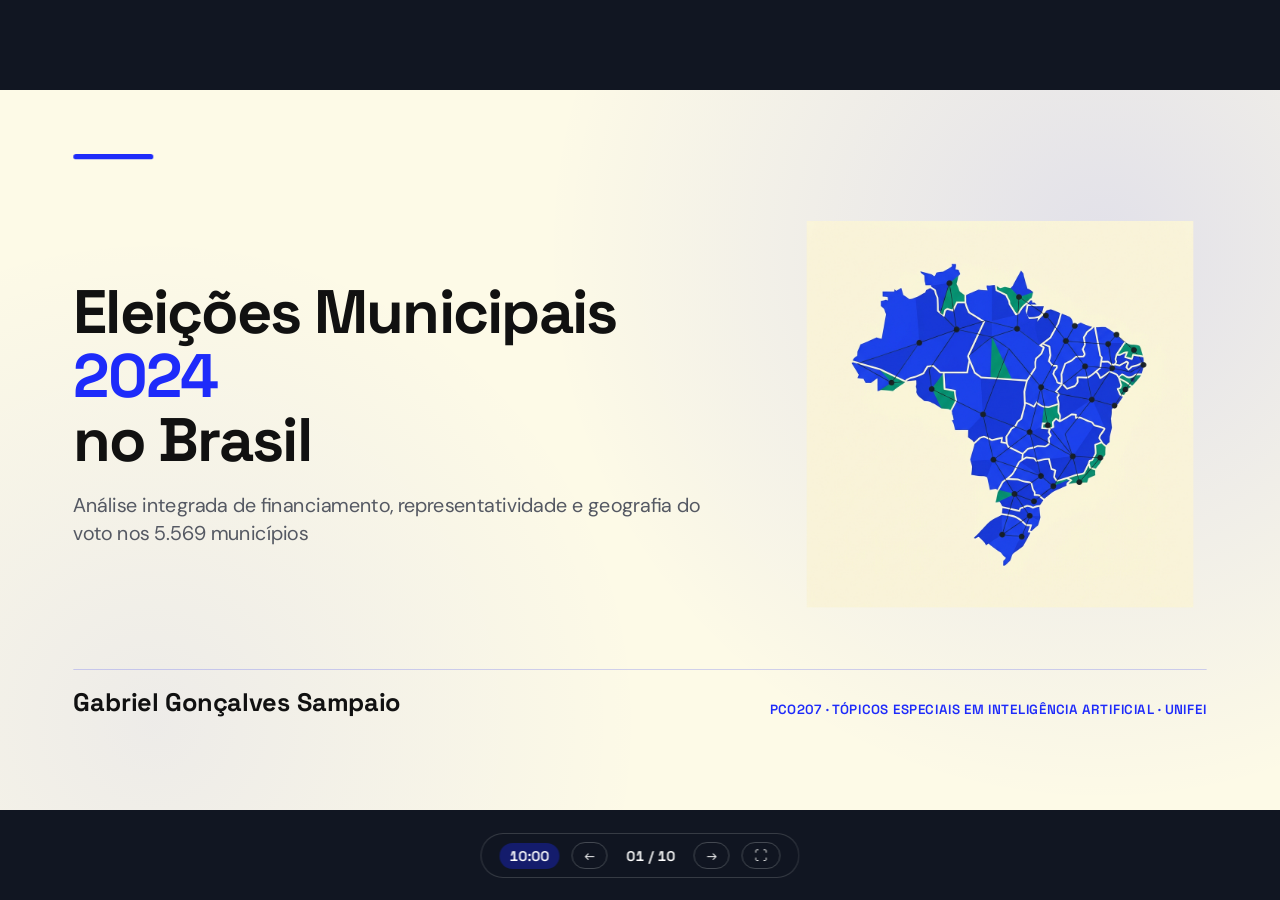
<file: apresentacao/index.html>
<!DOCTYPE html>
<html lang="pt-BR">
<head>
  <meta charset="UTF-8" />
  <meta name="viewport" content="width=device-width, initial-scale=1.0" />
  <title>Eleições Municipais 2024 — Gabriel Gonçalves</title>
  <link href="https://fonts.googleapis.com/css2?family=DM+Sans:wght@400;500;600;700&family=Space+Grotesk:wght@500;600;700&display=swap" rel="stylesheet" />
  <link rel="stylesheet" href="styles.css" />
</head>
<body>
  <div class="deck-viewport">
    <main class="deck-stage" id="deckStage">
      <iframe id="slideFrame" class="slide-frame" src="slides/slide_01.html" title="Slide Atual"></iframe>
    </main>
  </div>

  <!-- Controles fora do palco 1920x1080 -->
  <div class="deck-controls">
    <span class="ctrl-timer" id="timerDisplay" title="Clique ou pressione T para iniciar/pausar (10:00)">10:00</span>
    <button class="ctrl-btn" id="btnPrev" title="Anterior (←)">←</button>
    <span class="ctrl-counter" id="slideCounter">01 / 10</span>
    <button class="ctrl-btn" id="btnNext" title="Próximo (→)">→</button>
    <button class="ctrl-btn" id="btnFull" title="Tela Cheia (F)">⛶</button>
  </div>

  <script>
    class SlidePresentation {
      constructor() {
        this.slides = Array.from({ length: 10 }, (_, i) => `slides/slide_${String(i + 1).padStart(2, '0')}.html`);
        this.stage = document.getElementById('deckStage');
        this.frame = document.getElementById('slideFrame');
        this.counter = document.getElementById('slideCounter');
        this.timerEl = document.getElementById('timerDisplay');
        this.currentSlide = 0;
        this.secondsLeft = 600;
        this.timerId = null;
        this.wheelLock = false;
        this.touchStartX = 0;

        this.setupStageScale();
        this.setupControls();
        this.setupKeyboardNav();
        this.setupWheelNav();
        this.setupTouchNav();
        this.showSlide(0);
      }

      setupStageScale() {
        const scale = () => {
          const factor = Math.min(window.innerWidth / 1920, window.innerHeight / 1080);
          const x = (window.innerWidth - 1920 * factor) / 2;
          const y = (window.innerHeight - 1080 * factor) / 2;
          this.stage.style.transform = `translate(${x}px, ${y}px) scale(${factor})`;
        };
        scale();
        window.addEventListener('resize', scale);
      }

      setupControls() {
        document.getElementById('btnPrev').addEventListener('click', () => this.showSlide(this.currentSlide - 1));
        document.getElementById('btnNext').addEventListener('click', () => this.showSlide(this.currentSlide + 1));
        document.getElementById('btnFull').addEventListener('click', () => this.toggleFullscreen());
        this.timerEl.addEventListener('click', () => this.toggleTimer());
      }

      handleKey(key) {
        if (['ArrowRight', 'PageDown', ' '].includes(key)) {
          this.showSlide(this.currentSlide + 1);
        } else if (['ArrowLeft', 'PageUp'].includes(key)) {
          this.showSlide(this.currentSlide - 1);
        } else if (key === 'Home') {
          this.showSlide(0);
        } else if (key === 'End') {
          this.showSlide(this.slides.length - 1);
        } else if (key.toLowerCase() === 't') {
          this.toggleTimer();
        } else if (key.toLowerCase() === 'f') {
          this.toggleFullscreen();
        }
      }

      setupKeyboardNav() {
        document.addEventListener('keydown', (e) => {
          if (['ArrowRight', 'ArrowLeft', 'PageDown', 'PageUp', ' '].includes(e.key)) e.preventDefault();
          this.handleKey(e.key);
        });
        window.addEventListener('message', (e) => {
          if (e.data && e.data.type === 'deck-key') this.handleKey(e.data.key);
        });
      }

      setupWheelNav() {
        window.addEventListener('wheel', (e) => {
          if (this.wheelLock || Math.abs(e.deltaY) < 25) return;
          this.wheelLock = true;
          this.showSlide(this.currentSlide + (e.deltaY > 0 ? 1 : -1));
          setTimeout(() => { this.wheelLock = false; }, 350);
        }, { passive: true });
      }

      setupTouchNav() {
        window.addEventListener('touchstart', (e) => { this.touchStartX = e.changedTouches[0].clientX; }, { passive: true });
        window.addEventListener('touchend', (e) => {
          const dx = e.changedTouches[0].clientX - this.touchStartX;
          if (Math.abs(dx) > 45) this.showSlide(this.currentSlide + (dx < 0 ? 1 : -1));
        }, { passive: true });
      }

      showSlide(index) {
        this.currentSlide = Math.max(0, Math.min(index, this.slides.length - 1));
        this.frame.src = this.slides[this.currentSlide];
        this.counter.textContent = `${String(this.currentSlide + 1).padStart(2, '0')} / ${this.slides.length}`;
      }

      toggleTimer() {
        if (this.timerId) {
          clearInterval(this.timerId);
          this.timerId = null;
        } else {
          this.timerId = setInterval(() => {
            this.secondsLeft -= 1;
            const abs = Math.abs(this.secondsLeft);
            const mm = String(Math.floor(abs / 60)).padStart(2, '0');
            const ss = String(abs % 60).padStart(2, '0');
            this.timerEl.textContent = (this.secondsLeft < 0 ? '-' : '') + `${mm}:${ss}`;
            this.timerEl.classList.toggle('warn', this.secondsLeft <= 120 && this.secondsLeft >= 0);
            this.timerEl.classList.toggle('over', this.secondsLeft < 0);
          }, 1000);
        }
      }

      toggleFullscreen() {
        if (!document.fullscreenElement) document.documentElement.requestFullscreen().catch(() => {});
        else document.exitFullscreen().catch(() => {});
      }
    }

    new SlidePresentation();
  </script>
</body>
</html>
</file>
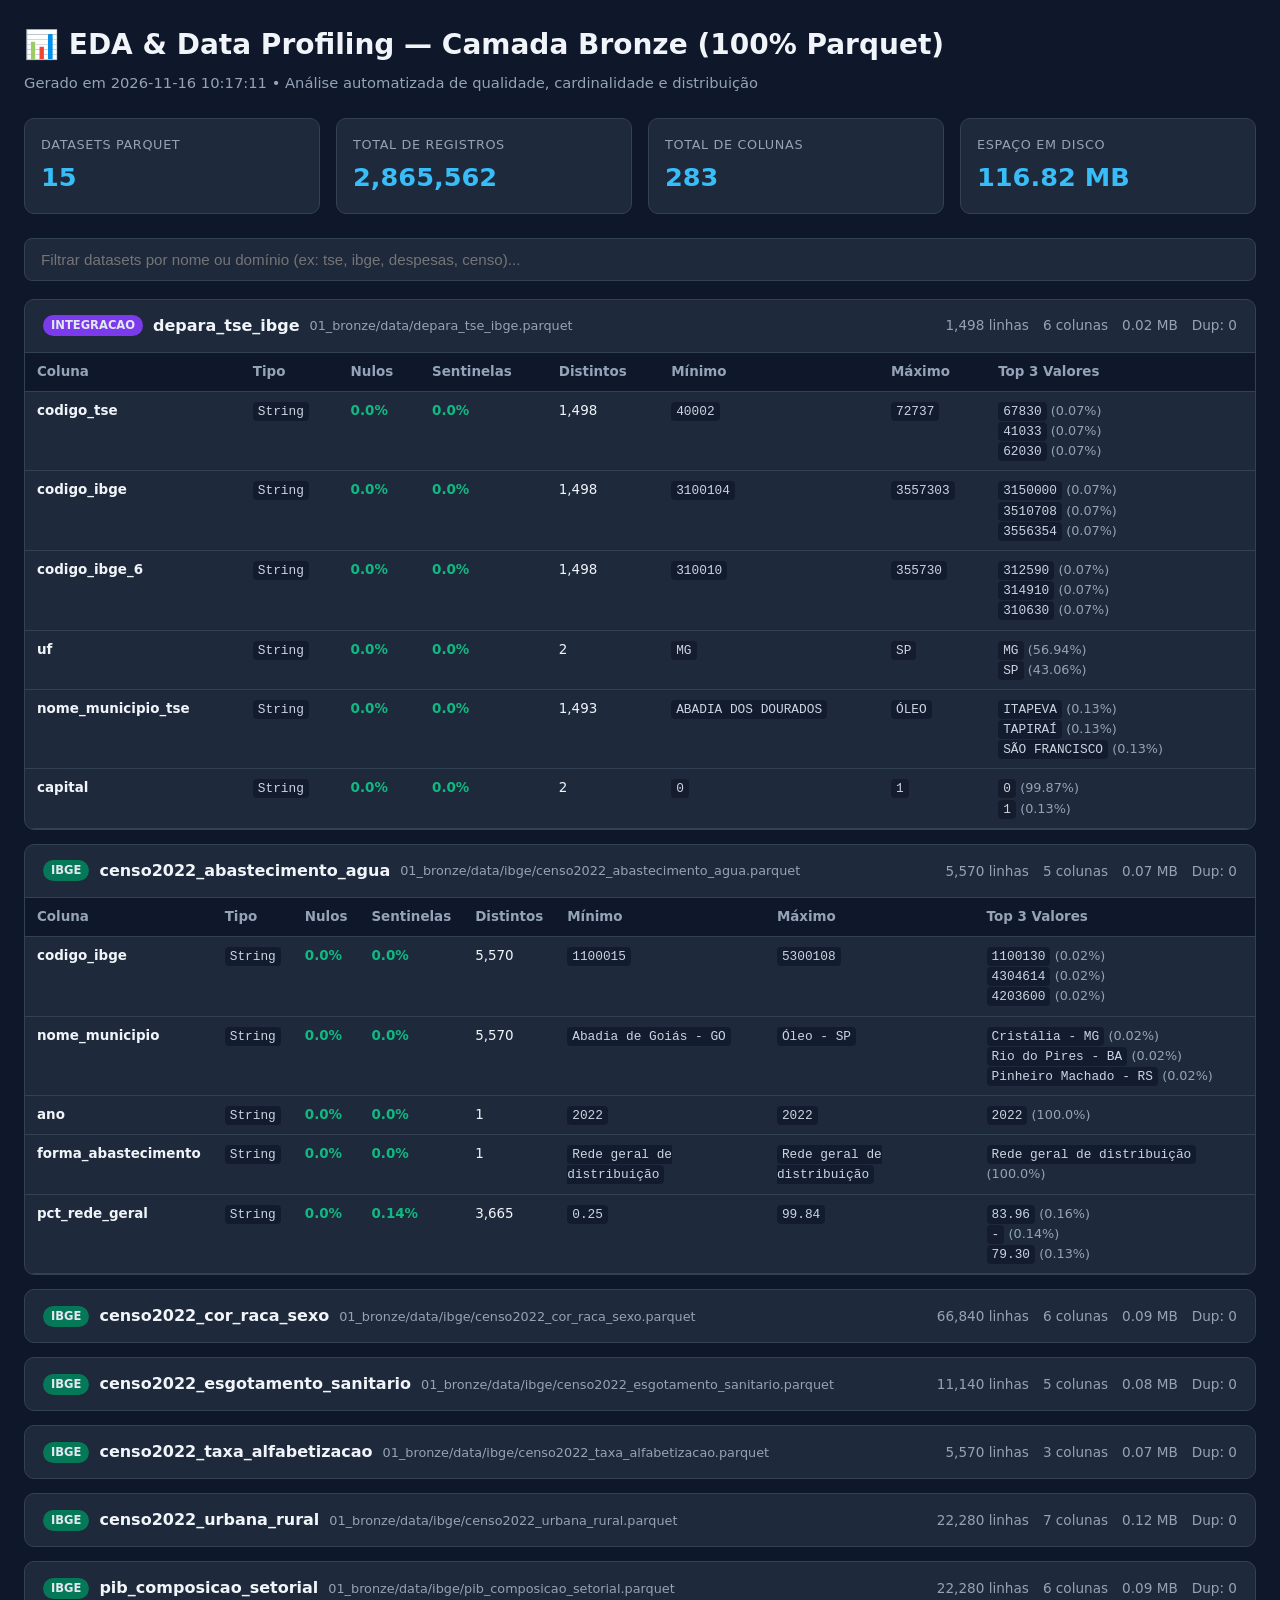
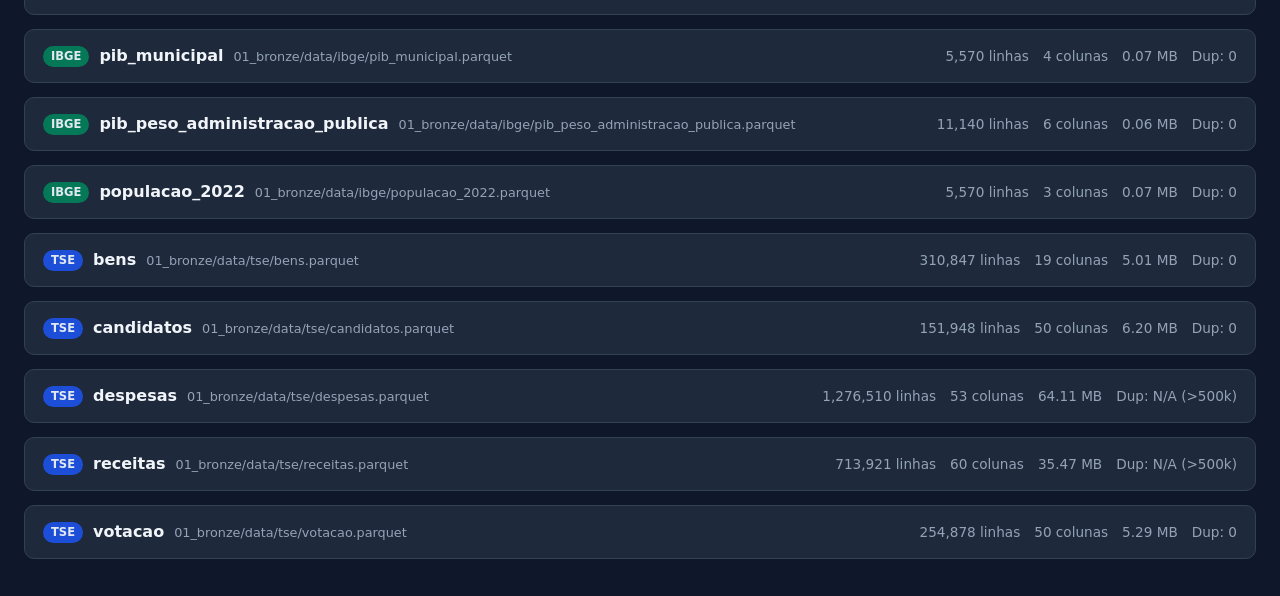
<file: analises/eda/eda_bronze_profile.html>
<!DOCTYPE html>
<html lang="pt-BR">
<head>
<meta charset="UTF-8">
<meta name="viewport" content="width=device-width, initial-scale=1.0">
<title>EDA & Data Profiling — Camada Bronze</title>
<style>
  :root {
    --bg: #0f172a; --card: #1e293b; --border: #334155;
    --text: #f1f5f9; --muted: #94a3b8; --accent: #38bdf8;
    --ok: #10b981; --warn: #f59e0b;
  }
  * { box-sizing: border-box; }
  body { font-family: system-ui, -apple-system, sans-serif; background: var(--bg); color: var(--text); margin: 0; padding: 24px; line-height: 1.5; }
  .container { max-width: 1400px; margin: 0 auto; }
  h1 { margin: 0 0 6px; font-size: 1.75rem; }
  .subtitle { color: var(--muted); margin-bottom: 24px; font-size: 0.92rem; }
  .kpi-grid { display: grid; grid-template-columns: repeat(auto-fit, minmax(200px, 1fr)); gap: 16px; margin-bottom: 24px; }
  .kpi { background: var(--card); border: 1px solid var(--border); border-radius: 10px; padding: 16px; }
  .kpi-label { color: var(--muted); font-size: 0.8rem; text-transform: uppercase; letter-spacing: 0.05em; }
  .kpi-value { font-size: 1.6rem; font-weight: 700; color: var(--accent); margin-top: 4px; }
  .search-box { width: 100%; padding: 12px 16px; border-radius: 8px; border: 1px solid var(--border); background: var(--card); color: var(--text); font-size: 0.95rem; margin-bottom: 18px; }
  .dataset-card { background: var(--card); border: 1px solid var(--border); border-radius: 10px; margin-bottom: 14px; overflow: hidden; }
  summary { padding: 14px 18px; cursor: pointer; display: flex; justify-content: space-between; align-items: center; flex-wrap: wrap; gap: 10px; list-style: none; }
  summary:hover { background: rgba(56, 189, 248, 0.06); }
  .ds-title { display: flex; align-items: center; gap: 10px; flex-wrap: wrap; }
  .ds-meta { display: flex; gap: 14px; font-size: 0.85rem; color: var(--muted); }
  .domain-tag { font-size: 0.72rem; font-weight: 700; padding: 2px 8px; border-radius: 999px; background: #334155; color: #e2e8f0; }
  .domain-tse { background: #1d4ed8; }
  .domain-ibge { background: #047857; }
  .domain-integracao { background: #7c3aed; }
  .table-wrap { overflow-x: auto; border-top: 1px solid var(--border); }
  table { width: 100%; border-collapse: collapse; font-size: 0.84rem; }
  th, td { padding: 9px 12px; text-align: left; border-bottom: 1px solid var(--border); vertical-align: top; }
  th { background: #0f172a; color: var(--muted); font-weight: 600; position: sticky; top: 0; }
  code { background: rgba(15, 23, 42, 0.7); padding: 2px 5px; border-radius: 4px; font-size: 0.8rem; color: #cbd5e1; }
  .muted { color: var(--muted); font-size: 0.8rem; }
  .badge-ok { color: var(--ok); font-weight: 600; }
  .badge-warn { color: var(--warn); font-weight: 700; }
  .top-cell { min-width: 220px; }
</style>
</head>
<body>
<div class="container">
  <h1>📊 EDA &amp; Data Profiling — Camada Bronze (100% Parquet)</h1>
  <div class="subtitle">Gerado em 2026-11-16 10:17:11 &bull; Análise automatizada de qualidade, cardinalidade e distribuição</div>
  <div class="kpi-grid">
    <div class="kpi"><div class="kpi-label">Datasets Parquet</div><div class="kpi-value">15</div></div>
    <div class="kpi"><div class="kpi-label">Total de Registros</div><div class="kpi-value">2,865,562</div></div>
    <div class="kpi"><div class="kpi-label">Total de Colunas</div><div class="kpi-value">283</div></div>
    <div class="kpi"><div class="kpi-label">Espaço em Disco</div><div class="kpi-value">116.82 MB</div></div>
  </div>
  <input id="filterInput" class="search-box" type="text" placeholder="Filtrar datasets por nome ou domínio (ex: tse, ibge, despesas, censo)...">
  
            <details class="dataset-card" open data-search="integracao depara_tse_ibge">
                <summary>
                    <div class="ds-title">
                        <span class="domain-tag domain-integracao">INTEGRACAO</span>
                        <strong>depara_tse_ibge</strong>
                        <span class="muted">01_bronze/data/depara_tse_ibge.parquet</span>
                    </div>
                    <div class="ds-meta">
                        <span>1,498 linhas</span>
                        <span>6 colunas</span>
                        <span>0.02 MB</span>
                        <span>Dup: 0</span>
                    </div>
                </summary>
                <div class="table-wrap">
                    <table>
                        <thead>
                            <tr>
                                <th>Coluna</th><th>Tipo</th><th>Nulos</th><th>Sentinelas</th>
                                <th>Distintos</th><th>Mínimo</th><th>Máximo</th><th>Top 3 Valores</th>
                            </tr>
                        </thead>
                        <tbody>
                            <tr><td><strong>codigo_tse</strong></td><td><code>String</code></td><td><span class='badge-ok'>0.0%</span></td><td><span class='badge-ok'>0.0%</span></td><td>1,498</td><td><code>40002</code></td><td><code>72737</code></td><td class='top-cell'><code>67830</code> <span class='muted'>(0.07%)</span><br><code>41033</code> <span class='muted'>(0.07%)</span><br><code>62030</code> <span class='muted'>(0.07%)</span></td></tr><tr><td><strong>codigo_ibge</strong></td><td><code>String</code></td><td><span class='badge-ok'>0.0%</span></td><td><span class='badge-ok'>0.0%</span></td><td>1,498</td><td><code>3100104</code></td><td><code>3557303</code></td><td class='top-cell'><code>3150000</code> <span class='muted'>(0.07%)</span><br><code>3510708</code> <span class='muted'>(0.07%)</span><br><code>3556354</code> <span class='muted'>(0.07%)</span></td></tr><tr><td><strong>codigo_ibge_6</strong></td><td><code>String</code></td><td><span class='badge-ok'>0.0%</span></td><td><span class='badge-ok'>0.0%</span></td><td>1,498</td><td><code>310010</code></td><td><code>355730</code></td><td class='top-cell'><code>312590</code> <span class='muted'>(0.07%)</span><br><code>314910</code> <span class='muted'>(0.07%)</span><br><code>310630</code> <span class='muted'>(0.07%)</span></td></tr><tr><td><strong>uf</strong></td><td><code>String</code></td><td><span class='badge-ok'>0.0%</span></td><td><span class='badge-ok'>0.0%</span></td><td>2</td><td><code>MG</code></td><td><code>SP</code></td><td class='top-cell'><code>MG</code> <span class='muted'>(56.94%)</span><br><code>SP</code> <span class='muted'>(43.06%)</span></td></tr><tr><td><strong>nome_municipio_tse</strong></td><td><code>String</code></td><td><span class='badge-ok'>0.0%</span></td><td><span class='badge-ok'>0.0%</span></td><td>1,493</td><td><code>ABADIA DOS DOURADOS</code></td><td><code>ÓLEO</code></td><td class='top-cell'><code>ITAPEVA</code> <span class='muted'>(0.13%)</span><br><code>TAPIRAÍ</code> <span class='muted'>(0.13%)</span><br><code>SÃO FRANCISCO</code> <span class='muted'>(0.13%)</span></td></tr><tr><td><strong>capital</strong></td><td><code>String</code></td><td><span class='badge-ok'>0.0%</span></td><td><span class='badge-ok'>0.0%</span></td><td>2</td><td><code>0</code></td><td><code>1</code></td><td class='top-cell'><code>0</code> <span class='muted'>(99.87%)</span><br><code>1</code> <span class='muted'>(0.13%)</span></td></tr>
                        </tbody>
                    </table>
                </div>
            </details>
            
            <details class="dataset-card" open data-search="ibge censo2022_abastecimento_agua">
                <summary>
                    <div class="ds-title">
                        <span class="domain-tag domain-ibge">IBGE</span>
                        <strong>censo2022_abastecimento_agua</strong>
                        <span class="muted">01_bronze/data/ibge/censo2022_abastecimento_agua.parquet</span>
                    </div>
                    <div class="ds-meta">
                        <span>5,570 linhas</span>
                        <span>5 colunas</span>
                        <span>0.07 MB</span>
                        <span>Dup: 0</span>
                    </div>
                </summary>
                <div class="table-wrap">
                    <table>
                        <thead>
                            <tr>
                                <th>Coluna</th><th>Tipo</th><th>Nulos</th><th>Sentinelas</th>
                                <th>Distintos</th><th>Mínimo</th><th>Máximo</th><th>Top 3 Valores</th>
                            </tr>
                        </thead>
                        <tbody>
                            <tr><td><strong>codigo_ibge</strong></td><td><code>String</code></td><td><span class='badge-ok'>0.0%</span></td><td><span class='badge-ok'>0.0%</span></td><td>5,570</td><td><code>1100015</code></td><td><code>5300108</code></td><td class='top-cell'><code>1100130</code> <span class='muted'>(0.02%)</span><br><code>4304614</code> <span class='muted'>(0.02%)</span><br><code>4203600</code> <span class='muted'>(0.02%)</span></td></tr><tr><td><strong>nome_municipio</strong></td><td><code>String</code></td><td><span class='badge-ok'>0.0%</span></td><td><span class='badge-ok'>0.0%</span></td><td>5,570</td><td><code>Abadia de Goiás - GO</code></td><td><code>Óleo - SP</code></td><td class='top-cell'><code>Cristália - MG</code> <span class='muted'>(0.02%)</span><br><code>Rio do Pires - BA</code> <span class='muted'>(0.02%)</span><br><code>Pinheiro Machado - RS</code> <span class='muted'>(0.02%)</span></td></tr><tr><td><strong>ano</strong></td><td><code>String</code></td><td><span class='badge-ok'>0.0%</span></td><td><span class='badge-ok'>0.0%</span></td><td>1</td><td><code>2022</code></td><td><code>2022</code></td><td class='top-cell'><code>2022</code> <span class='muted'>(100.0%)</span></td></tr><tr><td><strong>forma_abastecimento</strong></td><td><code>String</code></td><td><span class='badge-ok'>0.0%</span></td><td><span class='badge-ok'>0.0%</span></td><td>1</td><td><code>Rede geral de distribuição</code></td><td><code>Rede geral de distribuição</code></td><td class='top-cell'><code>Rede geral de distribuição</code> <span class='muted'>(100.0%)</span></td></tr><tr><td><strong>pct_rede_geral</strong></td><td><code>String</code></td><td><span class='badge-ok'>0.0%</span></td><td><span class='badge-ok'>0.14%</span></td><td>3,665</td><td><code>0.25</code></td><td><code>99.84</code></td><td class='top-cell'><code>83.96</code> <span class='muted'>(0.16%)</span><br><code>-</code> <span class='muted'>(0.14%)</span><br><code>79.30</code> <span class='muted'>(0.13%)</span></td></tr>
                        </tbody>
                    </table>
                </div>
            </details>
            
            <details class="dataset-card"  data-search="ibge censo2022_cor_raca_sexo">
                <summary>
                    <div class="ds-title">
                        <span class="domain-tag domain-ibge">IBGE</span>
                        <strong>censo2022_cor_raca_sexo</strong>
                        <span class="muted">01_bronze/data/ibge/censo2022_cor_raca_sexo.parquet</span>
                    </div>
                    <div class="ds-meta">
                        <span>66,840 linhas</span>
                        <span>6 colunas</span>
                        <span>0.09 MB</span>
                        <span>Dup: 0</span>
                    </div>
                </summary>
                <div class="table-wrap">
                    <table>
                        <thead>
                            <tr>
                                <th>Coluna</th><th>Tipo</th><th>Nulos</th><th>Sentinelas</th>
                                <th>Distintos</th><th>Mínimo</th><th>Máximo</th><th>Top 3 Valores</th>
                            </tr>
                        </thead>
                        <tbody>
                            <tr><td><strong>codigo_ibge</strong></td><td><code>String</code></td><td><span class='badge-ok'>0.0%</span></td><td><span class='badge-ok'>0.0%</span></td><td>5,570</td><td><code>1100015</code></td><td><code>5300108</code></td><td class='top-cell'><code>2602902</code> <span class='muted'>(0.02%)</span><br><code>2516706</code> <span class='muted'>(0.02%)</span><br><code>3504701</code> <span class='muted'>(0.02%)</span></td></tr><tr><td><strong>nome_municipio</strong></td><td><code>String</code></td><td><span class='badge-ok'>0.0%</span></td><td><span class='badge-ok'>0.0%</span></td><td>5,570</td><td><code>Abadia de Goiás - GO</code></td><td><code>Óleo - SP</code></td><td class='top-cell'><code>Tiradentes do Sul - RS</code> <span class='muted'>(0.02%)</span><br><code>São Miguel da Boa Vista - SC</code> <span class='muted'>(0.02%)</span><br><code>Cássia dos Coqueiros - SP</code> <span class='muted'>(0.02%)</span></td></tr><tr><td><strong>ano</strong></td><td><code>String</code></td><td><span class='badge-ok'>0.0%</span></td><td><span class='badge-ok'>0.0%</span></td><td>1</td><td><code>2022</code></td><td><code>2022</code></td><td class='top-cell'><code>2022</code> <span class='muted'>(100.0%)</span></td></tr><tr><td><strong>cor_raca</strong></td><td><code>String</code></td><td><span class='badge-ok'>0.0%</span></td><td><span class='badge-ok'>0.0%</span></td><td>6</td><td><code>Amarela</code></td><td><code>Total</code></td><td class='top-cell'><code>Total</code> <span class='muted'>(16.67%)</span><br><code>Branca</code> <span class='muted'>(16.67%)</span><br><code>Preta</code> <span class='muted'>(16.67%)</span></td></tr><tr><td><strong>sexo</strong></td><td><code>String</code></td><td><span class='badge-ok'>0.0%</span></td><td><span class='badge-ok'>0.0%</span></td><td>2</td><td><code>Homens</code></td><td><code>Mulheres</code></td><td class='top-cell'><code>Homens</code> <span class='muted'>(50.0%)</span><br><code>Mulheres</code> <span class='muted'>(50.0%)</span></td></tr><tr><td><strong>populacao</strong></td><td><code>String</code></td><td><span class='badge-warn'>0.0%</span></td><td><span class='badge-warn'>100.0%</span></td><td>1</td><td><code>—</code></td><td><code>—</code></td><td class='top-cell'><code>...</code> <span class='muted'>(100.0%)</span></td></tr>
                        </tbody>
                    </table>
                </div>
            </details>
            
            <details class="dataset-card"  data-search="ibge censo2022_esgotamento_sanitario">
                <summary>
                    <div class="ds-title">
                        <span class="domain-tag domain-ibge">IBGE</span>
                        <strong>censo2022_esgotamento_sanitario</strong>
                        <span class="muted">01_bronze/data/ibge/censo2022_esgotamento_sanitario.parquet</span>
                    </div>
                    <div class="ds-meta">
                        <span>11,140 linhas</span>
                        <span>5 colunas</span>
                        <span>0.08 MB</span>
                        <span>Dup: 0</span>
                    </div>
                </summary>
                <div class="table-wrap">
                    <table>
                        <thead>
                            <tr>
                                <th>Coluna</th><th>Tipo</th><th>Nulos</th><th>Sentinelas</th>
                                <th>Distintos</th><th>Mínimo</th><th>Máximo</th><th>Top 3 Valores</th>
                            </tr>
                        </thead>
                        <tbody>
                            <tr><td><strong>codigo_ibge</strong></td><td><code>String</code></td><td><span class='badge-ok'>0.0%</span></td><td><span class='badge-ok'>0.0%</span></td><td>5,570</td><td><code>1100015</code></td><td><code>5300108</code></td><td class='top-cell'><code>2210706</code> <span class='muted'>(0.02%)</span><br><code>5219357</code> <span class='muted'>(0.02%)</span><br><code>2932606</code> <span class='muted'>(0.02%)</span></td></tr><tr><td><strong>nome_municipio</strong></td><td><code>String</code></td><td><span class='badge-ok'>0.0%</span></td><td><span class='badge-ok'>0.0%</span></td><td>5,570</td><td><code>Abadia de Goiás - GO</code></td><td><code>Óleo - SP</code></td><td class='top-cell'><code>Pinhal da Serra - RS</code> <span class='muted'>(0.02%)</span><br><code>Ivaté - PR</code> <span class='muted'>(0.02%)</span><br><code>Santana do Ipanema - AL</code> <span class='muted'>(0.02%)</span></td></tr><tr><td><strong>ano</strong></td><td><code>String</code></td><td><span class='badge-ok'>0.0%</span></td><td><span class='badge-ok'>0.0%</span></td><td>1</td><td><code>2022</code></td><td><code>2022</code></td><td class='top-cell'><code>2022</code> <span class='muted'>(100.0%)</span></td></tr><tr><td><strong>tipo_esgotamento</strong></td><td><code>String</code></td><td><span class='badge-ok'>0.0%</span></td><td><span class='badge-ok'>0.0%</span></td><td>2</td><td><code>Não tinham banheiro nem sanitário</code></td><td><code>Rede geral, rede pluvial ou fossa ligada à rede</code></td><td class='top-cell'><code>Rede geral, rede pluvial ou fossa ligada à rede</code> <span class='muted'>(50.0%)</span><br><code>Não tinham banheiro nem sanitário</code> <span class='muted'>(50.0%)</span></td></tr><tr><td><strong>pct_domicilios</strong></td><td><code>String</code></td><td><span class='badge-warn'>0.0%</span></td><td><span class='badge-warn'>13.95%</span></td><td>3,933</td><td><code>0.00</code></td><td><code>99.95</code></td><td class='top-cell'><code>-</code> <span class='muted'>(13.95%)</span><br><code>0.01</code> <span class='muted'>(2.64%)</span><br><code>0.02</code> <span class='muted'>(2.08%)</span></td></tr>
                        </tbody>
                    </table>
                </div>
            </details>
            
            <details class="dataset-card"  data-search="ibge censo2022_taxa_alfabetizacao">
                <summary>
                    <div class="ds-title">
                        <span class="domain-tag domain-ibge">IBGE</span>
                        <strong>censo2022_taxa_alfabetizacao</strong>
                        <span class="muted">01_bronze/data/ibge/censo2022_taxa_alfabetizacao.parquet</span>
                    </div>
                    <div class="ds-meta">
                        <span>5,570 linhas</span>
                        <span>3 colunas</span>
                        <span>0.07 MB</span>
                        <span>Dup: 0</span>
                    </div>
                </summary>
                <div class="table-wrap">
                    <table>
                        <thead>
                            <tr>
                                <th>Coluna</th><th>Tipo</th><th>Nulos</th><th>Sentinelas</th>
                                <th>Distintos</th><th>Mínimo</th><th>Máximo</th><th>Top 3 Valores</th>
                            </tr>
                        </thead>
                        <tbody>
                            <tr><td><strong>codigo_ibge</strong></td><td><code>String</code></td><td><span class='badge-ok'>0.0%</span></td><td><span class='badge-ok'>0.0%</span></td><td>5,570</td><td><code>1100015</code></td><td><code>5300108</code></td><td class='top-cell'><code>2513968</code> <span class='muted'>(0.02%)</span><br><code>3123809</code> <span class='muted'>(0.02%)</span><br><code>2205805</code> <span class='muted'>(0.02%)</span></td></tr><tr><td><strong>nome_municipio</strong></td><td><code>String</code></td><td><span class='badge-ok'>0.0%</span></td><td><span class='badge-ok'>0.0%</span></td><td>5,570</td><td><code>Abadia de Goiás - GO</code></td><td><code>Óleo - SP</code></td><td class='top-cell'><code>Matos Costa - SC</code> <span class='muted'>(0.02%)</span><br><code>Calçoene - AP</code> <span class='muted'>(0.02%)</span><br><code>Maracajá - SC</code> <span class='muted'>(0.02%)</span></td></tr><tr><td><strong>taxa_alfabetizacao</strong></td><td><code>String</code></td><td><span class='badge-ok'>0.0%</span></td><td><span class='badge-ok'>0.0%</span></td><td>2,237</td><td><code>63.19</code></td><td><code>99.10</code></td><td class='top-cell'><code>94.44</code> <span class='muted'>(0.18%)</span><br><code>94.49</code> <span class='muted'>(0.18%)</span><br><code>94.25</code> <span class='muted'>(0.18%)</span></td></tr>
                        </tbody>
                    </table>
                </div>
            </details>
            
            <details class="dataset-card"  data-search="ibge censo2022_urbana_rural">
                <summary>
                    <div class="ds-title">
                        <span class="domain-tag domain-ibge">IBGE</span>
                        <strong>censo2022_urbana_rural</strong>
                        <span class="muted">01_bronze/data/ibge/censo2022_urbana_rural.parquet</span>
                    </div>
                    <div class="ds-meta">
                        <span>22,280 linhas</span>
                        <span>7 colunas</span>
                        <span>0.12 MB</span>
                        <span>Dup: 0</span>
                    </div>
                </summary>
                <div class="table-wrap">
                    <table>
                        <thead>
                            <tr>
                                <th>Coluna</th><th>Tipo</th><th>Nulos</th><th>Sentinelas</th>
                                <th>Distintos</th><th>Mínimo</th><th>Máximo</th><th>Top 3 Valores</th>
                            </tr>
                        </thead>
                        <tbody>
                            <tr><td><strong>codigo_ibge</strong></td><td><code>String</code></td><td><span class='badge-ok'>0.0%</span></td><td><span class='badge-ok'>0.0%</span></td><td>5,570</td><td><code>1100015</code></td><td><code>5300108</code></td><td class='top-cell'><code>3166105</code> <span class='muted'>(0.02%)</span><br><code>2607208</code> <span class='muted'>(0.02%)</span><br><code>5103452</code> <span class='muted'>(0.02%)</span></td></tr><tr><td><strong>nome_municipio</strong></td><td><code>String</code></td><td><span class='badge-ok'>0.0%</span></td><td><span class='badge-ok'>0.0%</span></td><td>5,570</td><td><code>Abadia de Goiás - GO</code></td><td><code>Óleo - SP</code></td><td class='top-cell'><code>Jandaíra - RN</code> <span class='muted'>(0.02%)</span><br><code>Buriti - MA</code> <span class='muted'>(0.02%)</span><br><code>Campos Altos - MG</code> <span class='muted'>(0.02%)</span></td></tr><tr><td><strong>codigo_variavel</strong></td><td><code>String</code></td><td><span class='badge-ok'>0.0%</span></td><td><span class='badge-ok'>0.0%</span></td><td>2</td><td><code>1000093</code></td><td><code>93</code></td><td class='top-cell'><code>93</code> <span class='muted'>(50.0%)</span><br><code>1000093</code> <span class='muted'>(50.0%)</span></td></tr><tr><td><strong>variavel</strong></td><td><code>String</code></td><td><span class='badge-ok'>0.0%</span></td><td><span class='badge-ok'>0.0%</span></td><td>2</td><td><code>População residente</code></td><td><code>População residente - percentual do total geral</code></td><td class='top-cell'><code>População residente</code> <span class='muted'>(50.0%)</span><br><code>População residente - percentual do total geral</code> <span class='muted'>(50.0%)</span></td></tr><tr><td><strong>ano</strong></td><td><code>String</code></td><td><span class='badge-ok'>0.0%</span></td><td><span class='badge-ok'>0.0%</span></td><td>1</td><td><code>2022</code></td><td><code>2022</code></td><td class='top-cell'><code>2022</code> <span class='muted'>(100.0%)</span></td></tr><tr><td><strong>situacao_domicilio</strong></td><td><code>String</code></td><td><span class='badge-ok'>0.0%</span></td><td><span class='badge-ok'>0.0%</span></td><td>2</td><td><code>Rural</code></td><td><code>Urbana</code></td><td class='top-cell'><code>Urbana</code> <span class='muted'>(50.0%)</span><br><code>Rural</code> <span class='muted'>(50.0%)</span></td></tr><tr><td><strong>valor</strong></td><td><code>String</code></td><td><span class='badge-ok'>0.0%</span></td><td><span class='badge-ok'>0.29%</span></td><td>14,491</td><td><code>0.00</code></td><td><code>9982</code></td><td class='top-cell'><code>-</code> <span class='muted'>(0.29%)</span><br><code>100.00</code> <span class='muted'>(0.17%)</span><br><code>941</code> <span class='muted'>(0.04%)</span></td></tr>
                        </tbody>
                    </table>
                </div>
            </details>
            
            <details class="dataset-card"  data-search="ibge pib_composicao_setorial">
                <summary>
                    <div class="ds-title">
                        <span class="domain-tag domain-ibge">IBGE</span>
                        <strong>pib_composicao_setorial</strong>
                        <span class="muted">01_bronze/data/ibge/pib_composicao_setorial.parquet</span>
                    </div>
                    <div class="ds-meta">
                        <span>22,280 linhas</span>
                        <span>6 colunas</span>
                        <span>0.09 MB</span>
                        <span>Dup: 0</span>
                    </div>
                </summary>
                <div class="table-wrap">
                    <table>
                        <thead>
                            <tr>
                                <th>Coluna</th><th>Tipo</th><th>Nulos</th><th>Sentinelas</th>
                                <th>Distintos</th><th>Mínimo</th><th>Máximo</th><th>Top 3 Valores</th>
                            </tr>
                        </thead>
                        <tbody>
                            <tr><td><strong>codigo_ibge</strong></td><td><code>String</code></td><td><span class='badge-ok'>0.0%</span></td><td><span class='badge-ok'>0.0%</span></td><td>5,570</td><td><code>1100015</code></td><td><code>5300108</code></td><td class='top-cell'><code>2502300</code> <span class='muted'>(0.02%)</span><br><code>2510501</code> <span class='muted'>(0.02%)</span><br><code>5214903</code> <span class='muted'>(0.02%)</span></td></tr><tr><td><strong>nome_municipio</strong></td><td><code>String</code></td><td><span class='badge-ok'>0.0%</span></td><td><span class='badge-ok'>0.0%</span></td><td>5,570</td><td><code>Abadia de Goiás - GO</code></td><td><code>Óleo - SP</code></td><td class='top-cell'><code>São Pedro do Piauí - PI</code> <span class='muted'>(0.02%)</span><br><code>Joselândia - MA</code> <span class='muted'>(0.02%)</span><br><code>Baraúna - RN</code> <span class='muted'>(0.02%)</span></td></tr><tr><td><strong>ano</strong></td><td><code>String</code></td><td><span class='badge-ok'>0.0%</span></td><td><span class='badge-ok'>0.0%</span></td><td>1</td><td><code>2023</code></td><td><code>2023</code></td><td class='top-cell'><code>2023</code> <span class='muted'>(100.0%)</span></td></tr><tr><td><strong>codigo_variavel</strong></td><td><code>String</code></td><td><span class='badge-ok'>0.0%</span></td><td><span class='badge-ok'>0.0%</span></td><td>4</td><td><code>37</code></td><td><code>525</code></td><td class='top-cell'><code>37</code> <span class='muted'>(25.0%)</span><br><code>514</code> <span class='muted'>(25.0%)</span><br><code>525</code> <span class='muted'>(25.0%)</span></td></tr><tr><td><strong>variavel</strong></td><td><code>String</code></td><td><span class='badge-ok'>0.0%</span></td><td><span class='badge-ok'>0.0%</span></td><td>4</td><td><code>Participação do valor adicionado bruto a preç...</code></td><td><code>Valor adicionado bruto a preços correntes da ...</code></td><td class='top-cell'><code>Produto Interno Bruto a preços correntes</code> <span class='muted'>(25.0%)</span><br><code>Participação do valor adicionado bruto a preç...</code> <span class='muted'>(25.0%)</span><br><code>Valor adicionado bruto a preços correntes da ...</code> <span class='muted'>(25.0%)</span></td></tr><tr><td><strong>valor_mil_reais</strong></td><td><code>String</code></td><td><span class='badge-warn'>0.0%</span></td><td><span class='badge-warn'>75.0%</span></td><td>5,552</td><td><code>100032</code></td><td><code>99886</code></td><td class='top-cell'><code>...</code> <span class='muted'>(75.0%)</span><br><code>129242</code> <span class='muted'>(0.01%)</span><br><code>134732</code> <span class='muted'>(0.01%)</span></td></tr>
                        </tbody>
                    </table>
                </div>
            </details>
            
            <details class="dataset-card"  data-search="ibge pib_municipal">
                <summary>
                    <div class="ds-title">
                        <span class="domain-tag domain-ibge">IBGE</span>
                        <strong>pib_municipal</strong>
                        <span class="muted">01_bronze/data/ibge/pib_municipal.parquet</span>
                    </div>
                    <div class="ds-meta">
                        <span>5,570 linhas</span>
                        <span>4 colunas</span>
                        <span>0.07 MB</span>
                        <span>Dup: 0</span>
                    </div>
                </summary>
                <div class="table-wrap">
                    <table>
                        <thead>
                            <tr>
                                <th>Coluna</th><th>Tipo</th><th>Nulos</th><th>Sentinelas</th>
                                <th>Distintos</th><th>Mínimo</th><th>Máximo</th><th>Top 3 Valores</th>
                            </tr>
                        </thead>
                        <tbody>
                            <tr><td><strong>codigo_ibge</strong></td><td><code>String</code></td><td><span class='badge-ok'>0.0%</span></td><td><span class='badge-ok'>0.0%</span></td><td>5,570</td><td><code>1100015</code></td><td><code>5300108</code></td><td class='top-cell'><code>4106506</code> <span class='muted'>(0.02%)</span><br><code>3506359</code> <span class='muted'>(0.02%)</span><br><code>1715705</code> <span class='muted'>(0.02%)</span></td></tr><tr><td><strong>nome_municipio</strong></td><td><code>String</code></td><td><span class='badge-ok'>0.0%</span></td><td><span class='badge-ok'>0.0%</span></td><td>5,570</td><td><code>Abadia de Goiás - GO</code></td><td><code>Óleo - SP</code></td><td class='top-cell'><code>Gurinhém - PB</code> <span class='muted'>(0.02%)</span><br><code>Porto Feliz - SP</code> <span class='muted'>(0.02%)</span><br><code>São José do Sul - RS</code> <span class='muted'>(0.02%)</span></td></tr><tr><td><strong>pib</strong></td><td><code>String</code></td><td><span class='badge-ok'>0.0%</span></td><td><span class='badge-ok'>0.0%</span></td><td>5,551</td><td><code>100032.0</code></td><td><code>99886.0</code></td><td class='top-cell'><code>164342.0</code> <span class='muted'>(0.04%)</span><br><code>113862.0</code> <span class='muted'>(0.04%)</span><br><code>159894.0</code> <span class='muted'>(0.04%)</span></td></tr><tr><td><strong>ano_pib</strong></td><td><code>String</code></td><td><span class='badge-ok'>0.0%</span></td><td><span class='badge-ok'>0.0%</span></td><td>1</td><td><code>2023</code></td><td><code>2023</code></td><td class='top-cell'><code>2023</code> <span class='muted'>(100.0%)</span></td></tr>
                        </tbody>
                    </table>
                </div>
            </details>
            
            <details class="dataset-card"  data-search="ibge pib_peso_administracao_publica">
                <summary>
                    <div class="ds-title">
                        <span class="domain-tag domain-ibge">IBGE</span>
                        <strong>pib_peso_administracao_publica</strong>
                        <span class="muted">01_bronze/data/ibge/pib_peso_administracao_publica.parquet</span>
                    </div>
                    <div class="ds-meta">
                        <span>11,140 linhas</span>
                        <span>6 colunas</span>
                        <span>0.06 MB</span>
                        <span>Dup: 0</span>
                    </div>
                </summary>
                <div class="table-wrap">
                    <table>
                        <thead>
                            <tr>
                                <th>Coluna</th><th>Tipo</th><th>Nulos</th><th>Sentinelas</th>
                                <th>Distintos</th><th>Mínimo</th><th>Máximo</th><th>Top 3 Valores</th>
                            </tr>
                        </thead>
                        <tbody>
                            <tr><td><strong>codigo_ibge</strong></td><td><code>String</code></td><td><span class='badge-ok'>0.0%</span></td><td><span class='badge-ok'>0.0%</span></td><td>5,570</td><td><code>1100015</code></td><td><code>5300108</code></td><td class='top-cell'><code>3112653</code> <span class='muted'>(0.02%)</span><br><code>1506906</code> <span class='muted'>(0.02%)</span><br><code>3157658</code> <span class='muted'>(0.02%)</span></td></tr><tr><td><strong>nome_municipio</strong></td><td><code>String</code></td><td><span class='badge-ok'>0.0%</span></td><td><span class='badge-ok'>0.0%</span></td><td>5,570</td><td><code>Abadia de Goiás - GO</code></td><td><code>Óleo - SP</code></td><td class='top-cell'><code>Ortigueira - PR</code> <span class='muted'>(0.02%)</span><br><code>Peritoró - MA</code> <span class='muted'>(0.02%)</span><br><code>Barracão - RS</code> <span class='muted'>(0.02%)</span></td></tr><tr><td><strong>ano</strong></td><td><code>String</code></td><td><span class='badge-ok'>0.0%</span></td><td><span class='badge-ok'>0.0%</span></td><td>1</td><td><code>2023</code></td><td><code>2023</code></td><td class='top-cell'><code>2023</code> <span class='muted'>(100.0%)</span></td></tr><tr><td><strong>codigo_variavel</strong></td><td><code>String</code></td><td><span class='badge-ok'>0.0%</span></td><td><span class='badge-ok'>0.0%</span></td><td>2</td><td><code>526</code></td><td><code>527</code></td><td class='top-cell'><code>526</code> <span class='muted'>(50.0%)</span><br><code>527</code> <span class='muted'>(50.0%)</span></td></tr><tr><td><strong>indicador</strong></td><td><code>String</code></td><td><span class='badge-ok'>0.0%</span></td><td><span class='badge-ok'>0.0%</span></td><td>2</td><td><code>Participação do valor adicionado bruto a preç...</code></td><td><code>Participação do valor adicionado bruto a preç...</code></td><td class='top-cell'><code>Participação do valor adicionado bruto a preç...</code> <span class='muted'>(50.0%)</span><br><code>Participação do valor adicionado bruto a preç...</code> <span class='muted'>(50.0%)</span></td></tr><tr><td><strong>percentual</strong></td><td><code>String</code></td><td><span class='badge-warn'>0.0%</span></td><td><span class='badge-warn'>100.0%</span></td><td>1</td><td><code>—</code></td><td><code>—</code></td><td class='top-cell'><code>...</code> <span class='muted'>(100.0%)</span></td></tr>
                        </tbody>
                    </table>
                </div>
            </details>
            
            <details class="dataset-card"  data-search="ibge populacao_2022">
                <summary>
                    <div class="ds-title">
                        <span class="domain-tag domain-ibge">IBGE</span>
                        <strong>populacao_2022</strong>
                        <span class="muted">01_bronze/data/ibge/populacao_2022.parquet</span>
                    </div>
                    <div class="ds-meta">
                        <span>5,570 linhas</span>
                        <span>3 colunas</span>
                        <span>0.07 MB</span>
                        <span>Dup: 0</span>
                    </div>
                </summary>
                <div class="table-wrap">
                    <table>
                        <thead>
                            <tr>
                                <th>Coluna</th><th>Tipo</th><th>Nulos</th><th>Sentinelas</th>
                                <th>Distintos</th><th>Mínimo</th><th>Máximo</th><th>Top 3 Valores</th>
                            </tr>
                        </thead>
                        <tbody>
                            <tr><td><strong>codigo_ibge</strong></td><td><code>String</code></td><td><span class='badge-ok'>0.0%</span></td><td><span class='badge-ok'>0.0%</span></td><td>5,570</td><td><code>1100015</code></td><td><code>5300108</code></td><td class='top-cell'><code>5215405</code> <span class='muted'>(0.02%)</span><br><code>3154507</code> <span class='muted'>(0.02%)</span><br><code>2927408</code> <span class='muted'>(0.02%)</span></td></tr><tr><td><strong>nome_municipio</strong></td><td><code>String</code></td><td><span class='badge-ok'>0.0%</span></td><td><span class='badge-ok'>0.0%</span></td><td>5,570</td><td><code>Abadia de Goiás - GO</code></td><td><code>Óleo - SP</code></td><td class='top-cell'><code>São Sebastião da Bela Vista - MG</code> <span class='muted'>(0.02%)</span><br><code>Turvo - SC</code> <span class='muted'>(0.02%)</span><br><code>Bernardino Batista - PB</code> <span class='muted'>(0.02%)</span></td></tr><tr><td><strong>populacao</strong></td><td><code>String</code></td><td><span class='badge-ok'>0.0%</span></td><td><span class='badge-ok'>0.0%</span></td><td>5,069</td><td><code>10007</code></td><td><code>9972</code></td><td class='top-cell'><code>4841</code> <span class='muted'>(0.07%)</span><br><code>5228</code> <span class='muted'>(0.07%)</span><br><code>4127</code> <span class='muted'>(0.07%)</span></td></tr>
                        </tbody>
                    </table>
                </div>
            </details>
            
            <details class="dataset-card"  data-search="tse bens">
                <summary>
                    <div class="ds-title">
                        <span class="domain-tag domain-tse">TSE</span>
                        <strong>bens</strong>
                        <span class="muted">01_bronze/data/tse/bens.parquet</span>
                    </div>
                    <div class="ds-meta">
                        <span>310,847 linhas</span>
                        <span>19 colunas</span>
                        <span>5.01 MB</span>
                        <span>Dup: 0</span>
                    </div>
                </summary>
                <div class="table-wrap">
                    <table>
                        <thead>
                            <tr>
                                <th>Coluna</th><th>Tipo</th><th>Nulos</th><th>Sentinelas</th>
                                <th>Distintos</th><th>Mínimo</th><th>Máximo</th><th>Top 3 Valores</th>
                            </tr>
                        </thead>
                        <tbody>
                            <tr><td><strong>DT_GERACAO</strong></td><td><code>String</code></td><td><span class='badge-ok'>0.0%</span></td><td><span class='badge-ok'>0.0%</span></td><td>1</td><td><code>13/11/2026</code></td><td><code>13/11/2026</code></td><td class='top-cell'><code>13/11/2026</code> <span class='muted'>(100.0%)</span></td></tr><tr><td><strong>HH_GERACAO</strong></td><td><code>String</code></td><td><span class='badge-ok'>0.0%</span></td><td><span class='badge-ok'>0.0%</span></td><td>1</td><td><code>02:15:36</code></td><td><code>02:15:36</code></td><td class='top-cell'><code>02:15:36</code> <span class='muted'>(100.0%)</span></td></tr><tr><td><strong>ANO_ELEICAO</strong></td><td><code>String</code></td><td><span class='badge-ok'>0.0%</span></td><td><span class='badge-ok'>0.0%</span></td><td>1</td><td><code>2024</code></td><td><code>2024</code></td><td class='top-cell'><code>2024</code> <span class='muted'>(100.0%)</span></td></tr><tr><td><strong>CD_TIPO_ELEICAO</strong></td><td><code>String</code></td><td><span class='badge-ok'>0.0%</span></td><td><span class='badge-ok'>0.0%</span></td><td>2</td><td><code>1</code></td><td><code>2</code></td><td class='top-cell'><code>2</code> <span class='muted'>(99.82%)</span><br><code>1</code> <span class='muted'>(0.18%)</span></td></tr><tr><td><strong>NM_TIPO_ELEICAO</strong></td><td><code>String</code></td><td><span class='badge-ok'>0.0%</span></td><td><span class='badge-ok'>0.0%</span></td><td>2</td><td><code>Eleição Ordinária</code></td><td><code>Eleição Suplementar</code></td><td class='top-cell'><code>Eleição Ordinária</code> <span class='muted'>(99.82%)</span><br><code>Eleição Suplementar</code> <span class='muted'>(0.18%)</span></td></tr><tr><td><strong>CD_ELEICAO</strong></td><td><code>String</code></td><td><span class='badge-ok'>0.0%</span></td><td><span class='badge-ok'>0.0%</span></td><td>26</td><td><code>6041</code></td><td><code>6302</code></td><td class='top-cell'><code>619</code> <span class='muted'>(99.82%)</span><br><code>6200</code> <span class='muted'>(0.02%)</span><br><code>6180</code> <span class='muted'>(0.01%)</span></td></tr><tr><td><strong>DS_ELEICAO</strong></td><td><code>String</code></td><td><span class='badge-ok'>0.0%</span></td><td><span class='badge-ok'>0.0%</span></td><td>26</td><td><code>Eleição Supl Santo Antônio Rio Abaixo</code></td><td><code>Suplementar de Narandiba - out/26</code></td><td class='top-cell'><code>Eleições Municipais 2024</code> <span class='muted'>(99.82%)</span><br><code>Eleição suplementar Guapé</code> <span class='muted'>(0.02%)</span><br><code>Eleição Suplementar de Mongaguá</code> <span class='muted'>(0.01%)</span></td></tr><tr><td><strong>DT_ELEICAO</strong></td><td><code>String</code></td><td><span class='badge-ok'>0.0%</span></td><td><span class='badge-ok'>0.0%</span></td><td>11</td><td><code>03/08/2025</code></td><td><code>25/10/2026</code></td><td class='top-cell'><code>06/10/2024</code> <span class='muted'>(99.82%)</span><br><code>06/12/2026</code> <span class='muted'>(0.04%)</span><br><code>08/06/2025</code> <span class='muted'>(0.03%)</span></td></tr><tr><td><strong>SG_UF</strong></td><td><code>String</code></td><td><span class='badge-ok'>0.0%</span></td><td><span class='badge-ok'>0.0%</span></td><td>2</td><td><code>MG</code></td><td><code>SP</code></td><td class='top-cell'><code>SP</code> <span class='muted'>(50.8%)</span><br><code>MG</code> <span class='muted'>(49.2%)</span></td></tr><tr><td><strong>SG_UE</strong></td><td><code>String</code></td><td><span class='badge-ok'>0.0%</span></td><td><span class='badge-ok'>0.0%</span></td><td>1,498</td><td><code>40002</code></td><td><code>72737</code></td><td class='top-cell'><code>71072</code> <span class='muted'>(1.11%)</span><br><code>41238</code> <span class='muted'>(0.55%)</span><br><code>62910</code> <span class='muted'>(0.46%)</span></td></tr><tr><td><strong>NM_UE</strong></td><td><code>String</code></td><td><span class='badge-ok'>0.0%</span></td><td><span class='badge-ok'>0.0%</span></td><td>1,493</td><td><code>ABADIA DOS DOURADOS</code></td><td><code>ÓLEO</code></td><td class='top-cell'><code>SÃO PAULO</code> <span class='muted'>(1.11%)</span><br><code>BELO HORIZONTE</code> <span class='muted'>(0.55%)</span><br><code>CAMPINAS</code> <span class='muted'>(0.46%)</span></td></tr><tr><td><strong>SQ_CANDIDATO</strong></td><td><code>String</code></td><td><span class='badge-ok'>0.0%</span></td><td><span class='badge-ok'>0.0%</span></td><td>100,971</td><td><code>130001880123</code></td><td><code>250002554944</code></td><td class='top-cell'><code>250001971403</code> <span class='muted'>(0.05%)</span><br><code>250002347038</code> <span class='muted'>(0.04%)</span><br><code>130002012266</code> <span class='muted'>(0.03%)</span></td></tr><tr><td><strong>NR_ORDEM_BEM_CANDIDATO</strong></td><td><code>String</code></td><td><span class='badge-ok'>0.0%</span></td><td><span class='badge-ok'>0.0%</span></td><td>162</td><td><code>1</code></td><td><code>99</code></td><td class='top-cell'><code>1</code> <span class='muted'>(32.48%)</span><br><code>2</code> <span class='muted'>(21.24%)</span><br><code>3</code> <span class='muted'>(13.33%)</span></td></tr><tr><td><strong>CD_TIPO_BEM_CANDIDATO</strong></td><td><code>String</code></td><td><span class='badge-ok'>0.0%</span></td><td><span class='badge-ok'>0.0%</span></td><td>50</td><td><code>1</code></td><td><code>99</code></td><td class='top-cell'><code>21</code> <span class='muted'>(33.7%)</span><br><code>12</code> <span class='muted'>(15.35%)</span><br><code>13</code> <span class='muted'>(8.82%)</span></td></tr><tr><td><strong>DS_TIPO_BEM_CANDIDATO</strong></td><td><code>String</code></td><td><span class='badge-ok'>0.0%</span></td><td><span class='badge-ok'>0.0%</span></td><td>50</td><td><code>Aeronave</code></td><td><code>Veículo automotor terrestre: caminhão, automó...</code></td><td class='top-cell'><code>Veículo automotor terrestre: caminhão, automó...</code> <span class='muted'>(33.7%)</span><br><code>Casa</code> <span class='muted'>(15.35%)</span><br><code>Terreno</code> <span class='muted'>(8.82%)</span></td></tr><tr><td><strong>DS_BEM_CANDIDATO</strong></td><td><code>String</code></td><td><span class='badge-ok'>0.0%</span></td><td><span class='badge-ok'>0.18%</span></td><td>183,208</td><td><code>10ha TERRENO RURAL</code></td><td><code>única proprietária por declaração de compra e...</code></td><td class='top-cell'><code>CARRO</code> <span class='muted'>(1.27%)</span><br><code>CASA</code> <span class='muted'>(1.02%)</span><br><code>DINHEIRO EM ESPECIE</code> <span class='muted'>(0.82%)</span></td></tr><tr><td><strong>VR_BEM_CANDIDATO</strong></td><td><code>String</code></td><td><span class='badge-ok'>0.0%</span></td><td><span class='badge-ok'>0.0%</span></td><td>75,570</td><td><code>0,00</code></td><td><code>99999,90</code></td><td class='top-cell'><code>10000,00</code> <span class='muted'>(2.71%)</span><br><code>100000,00</code> <span class='muted'>(2.38%)</span><br><code>20000,00</code> <span class='muted'>(2.3%)</span></td></tr><tr><td><strong>DT_ULT_ATUAL_BEM_CANDIDATO</strong></td><td><code>String</code></td><td><span class='badge-ok'>0.0%</span></td><td><span class='badge-ok'>0.0%</span></td><td>32</td><td><code>01/10/2026</code></td><td><code>29/10/2026</code></td><td class='top-cell'><code>07/07/2026</code> <span class='muted'>(96.1%)</span><br><code>29/10/2026</code> <span class='muted'>(0.67%)</span><br><code>08/09/2026</code> <span class='muted'>(0.63%)</span></td></tr><tr><td><strong>HH_ULT_ATUAL_BEM_CANDIDATO</strong></td><td><code>String</code></td><td><span class='badge-ok'>0.0%</span></td><td><span class='badge-ok'>0.0%</span></td><td>2,776</td><td><code>09:32:58</code></td><td><code>22:15:43</code></td><td class='top-cell'><code>15:06:22</code> <span class='muted'>(0.13%)</span><br><code>15:18:26</code> <span class='muted'>(0.12%)</span><br><code>15:08:33</code> <span class='muted'>(0.12%)</span></td></tr>
                        </tbody>
                    </table>
                </div>
            </details>
            
            <details class="dataset-card"  data-search="tse candidatos">
                <summary>
                    <div class="ds-title">
                        <span class="domain-tag domain-tse">TSE</span>
                        <strong>candidatos</strong>
                        <span class="muted">01_bronze/data/tse/candidatos.parquet</span>
                    </div>
                    <div class="ds-meta">
                        <span>151,948 linhas</span>
                        <span>50 colunas</span>
                        <span>6.20 MB</span>
                        <span>Dup: 0</span>
                    </div>
                </summary>
                <div class="table-wrap">
                    <table>
                        <thead>
                            <tr>
                                <th>Coluna</th><th>Tipo</th><th>Nulos</th><th>Sentinelas</th>
                                <th>Distintos</th><th>Mínimo</th><th>Máximo</th><th>Top 3 Valores</th>
                            </tr>
                        </thead>
                        <tbody>
                            <tr><td><strong>DT_GERACAO</strong></td><td><code>String</code></td><td><span class='badge-ok'>0.0%</span></td><td><span class='badge-ok'>0.0%</span></td><td>1</td><td><code>13/11/2026</code></td><td><code>13/11/2026</code></td><td class='top-cell'><code>13/11/2026</code> <span class='muted'>(100.0%)</span></td></tr><tr><td><strong>HH_GERACAO</strong></td><td><code>String</code></td><td><span class='badge-ok'>0.0%</span></td><td><span class='badge-ok'>0.0%</span></td><td>1</td><td><code>02:15:37</code></td><td><code>02:15:37</code></td><td class='top-cell'><code>02:15:37</code> <span class='muted'>(100.0%)</span></td></tr><tr><td><strong>ANO_ELEICAO</strong></td><td><code>String</code></td><td><span class='badge-ok'>0.0%</span></td><td><span class='badge-ok'>0.0%</span></td><td>1</td><td><code>2024</code></td><td><code>2024</code></td><td class='top-cell'><code>2024</code> <span class='muted'>(100.0%)</span></td></tr><tr><td><strong>CD_TIPO_ELEICAO</strong></td><td><code>String</code></td><td><span class='badge-ok'>0.0%</span></td><td><span class='badge-ok'>0.0%</span></td><td>2</td><td><code>1</code></td><td><code>2</code></td><td class='top-cell'><code>2</code> <span class='muted'>(99.91%)</span><br><code>1</code> <span class='muted'>(0.09%)</span></td></tr><tr><td><strong>NM_TIPO_ELEICAO</strong></td><td><code>String</code></td><td><span class='badge-ok'>0.0%</span></td><td><span class='badge-ok'>0.0%</span></td><td>2</td><td><code>ELEIÇÃO ORDINÁRIA</code></td><td><code>ELEIÇÃO SUPLEMENTAR</code></td><td class='top-cell'><code>ELEIÇÃO ORDINÁRIA</code> <span class='muted'>(99.91%)</span><br><code>ELEIÇÃO SUPLEMENTAR</code> <span class='muted'>(0.09%)</span></td></tr><tr><td><strong>NR_TURNO</strong></td><td><code>String</code></td><td><span class='badge-ok'>0.0%</span></td><td><span class='badge-ok'>0.0%</span></td><td>2</td><td><code>1</code></td><td><code>2</code></td><td class='top-cell'><code>1</code> <span class='muted'>(99.95%)</span><br><code>2</code> <span class='muted'>(0.05%)</span></td></tr><tr><td><strong>CD_ELEICAO</strong></td><td><code>String</code></td><td><span class='badge-ok'>0.0%</span></td><td><span class='badge-ok'>0.0%</span></td><td>27</td><td><code>6041</code></td><td><code>6302</code></td><td class='top-cell'><code>619</code> <span class='muted'>(99.86%)</span><br><code>620</code> <span class='muted'>(0.05%)</span><br><code>6297</code> <span class='muted'>(0.01%)</span></td></tr><tr><td><strong>DS_ELEICAO</strong></td><td><code>String</code></td><td><span class='badge-ok'>0.0%</span></td><td><span class='badge-ok'>0.0%</span></td><td>26</td><td><code>Eleição Supl Santo Antônio Rio Abaixo</code></td><td><code>Suplementar de Narandiba - out/26</code></td><td class='top-cell'><code>Eleições Municipais 2024</code> <span class='muted'>(99.91%)</span><br><code>Eleição Suplementar Francisco Sá</code> <span class='muted'>(0.01%)</span><br><code>Eleição Suplementar de Bocaina</code> <span class='muted'>(0.01%)</span></td></tr><tr><td><strong>DT_ELEICAO</strong></td><td><code>String</code></td><td><span class='badge-ok'>0.0%</span></td><td><span class='badge-ok'>0.0%</span></td><td>12</td><td><code>03/08/2025</code></td><td><code>27/10/2024</code></td><td class='top-cell'><code>06/10/2024</code> <span class='muted'>(99.86%)</span><br><code>27/10/2024</code> <span class='muted'>(0.05%)</span><br><code>06/12/2026</code> <span class='muted'>(0.02%)</span></td></tr><tr><td><strong>TP_ABRANGENCIA</strong></td><td><code>String</code></td><td><span class='badge-ok'>0.0%</span></td><td><span class='badge-ok'>0.0%</span></td><td>1</td><td><code>MUNICIPAL</code></td><td><code>MUNICIPAL</code></td><td class='top-cell'><code>MUNICIPAL</code> <span class='muted'>(100.0%)</span></td></tr><tr><td><strong>SG_UF</strong></td><td><code>String</code></td><td><span class='badge-ok'>0.0%</span></td><td><span class='badge-ok'>0.0%</span></td><td>2</td><td><code>MG</code></td><td><code>SP</code></td><td class='top-cell'><code>SP</code> <span class='muted'>(51.63%)</span><br><code>MG</code> <span class='muted'>(48.37%)</span></td></tr><tr><td><strong>SG_UE</strong></td><td><code>String</code></td><td><span class='badge-ok'>0.0%</span></td><td><span class='badge-ok'>0.0%</span></td><td>1,498</td><td><code>40002</code></td><td><code>72737</code></td><td class='top-cell'><code>71072</code> <span class='muted'>(0.68%)</span><br><code>41238</code> <span class='muted'>(0.59%)</span><br><code>64777</code> <span class='muted'>(0.43%)</span></td></tr><tr><td><strong>NM_UE</strong></td><td><code>String</code></td><td><span class='badge-ok'>0.0%</span></td><td><span class='badge-ok'>0.0%</span></td><td>1,493</td><td><code>ABADIA DOS DOURADOS</code></td><td><code>ÓLEO</code></td><td class='top-cell'><code>SÃO PAULO</code> <span class='muted'>(0.68%)</span><br><code>BELO HORIZONTE</code> <span class='muted'>(0.59%)</span><br><code>GUARULHOS</code> <span class='muted'>(0.43%)</span></td></tr><tr><td><strong>CD_CARGO</strong></td><td><code>String</code></td><td><span class='badge-ok'>0.0%</span></td><td><span class='badge-ok'>0.0%</span></td><td>3</td><td><code>11</code></td><td><code>13</code></td><td class='top-cell'><code>13</code> <span class='muted'>(93.97%)</span><br><code>12</code> <span class='muted'>(3.04%)</span><br><code>11</code> <span class='muted'>(2.99%)</span></td></tr><tr><td><strong>DS_CARGO</strong></td><td><code>String</code></td><td><span class='badge-ok'>0.0%</span></td><td><span class='badge-ok'>0.0%</span></td><td>3</td><td><code>PREFEITO</code></td><td><code>VICE-PREFEITO</code></td><td class='top-cell'><code>VEREADOR</code> <span class='muted'>(93.97%)</span><br><code>VICE-PREFEITO</code> <span class='muted'>(3.04%)</span><br><code>PREFEITO</code> <span class='muted'>(2.99%)</span></td></tr><tr><td><strong>SQ_CANDIDATO</strong></td><td><code>String</code></td><td><span class='badge-ok'>0.0%</span></td><td><span class='badge-ok'>0.0%</span></td><td>151,868</td><td><code>130001880122</code></td><td><code>250002554944</code></td><td class='top-cell'><code>250002122395</code> <span class='muted'>(0.0%)</span><br><code>250001953266</code> <span class='muted'>(0.0%)</span><br><code>250002256485</code> <span class='muted'>(0.0%)</span></td></tr><tr><td><strong>NR_CANDIDATO</strong></td><td><code>String</code></td><td><span class='badge-ok'>0.0%</span></td><td><span class='badge-ok'>0.0%</span></td><td>11,117</td><td><code>10</code></td><td><code>80800</code></td><td class='top-cell'><code>55</code> <span class='muted'>(0.91%)</span><br><code>55555</code> <span class='muted'>(0.71%)</span><br><code>55123</code> <span class='muted'>(0.7%)</span></td></tr><tr><td><strong>NM_CANDIDATO</strong></td><td><code>String</code></td><td><span class='badge-ok'>0.0%</span></td><td><span class='badge-ok'>0.0%</span></td><td>146,926</td><td><code>ANANIAS TAVARES DE SOUZA</code></td><td><code>ÓLIVER ALONSO DELLA MATTA SILVA</code></td><td class='top-cell'><code>MARIA APARECIDA DA SILVA</code> <span class='muted'>(0.02%)</span><br><code>JOSÉ CARLOS DA SILVA</code> <span class='muted'>(0.02%)</span><br><code>JOÃO BATISTA DA SILVA</code> <span class='muted'>(0.02%)</span></td></tr><tr><td><strong>NM_URNA_CANDIDATO</strong></td><td><code>String</code></td><td><span class='badge-ok'>0.0%</span></td><td><span class='badge-ok'>0.0%</span></td><td>130,328</td><td><code>JC  CESAR DE RITA DE BEG</code></td><td><code>Ú FONSECA</code></td><td class='top-cell'><code>PAULINHO</code> <span class='muted'>(0.04%)</span><br><code>FABINHO</code> <span class='muted'>(0.04%)</span><br><code>ANA PAULA</code> <span class='muted'>(0.04%)</span></td></tr><tr><td><strong>NM_SOCIAL_CANDIDATO</strong></td><td><code>String</code></td><td><span class='badge-warn'>0.0%</span></td><td><span class='badge-warn'>99.91%</span></td><td>127</td><td><code>AGATHA BEATRIZ FELIX DE SOUZA</code></td><td><code>ZYDARA LOPEZ</code></td><td class='top-cell'><code>#NULO</code> <span class='muted'>(99.91%)</span><br><code>NÃO DIVULGÁVEL</code> <span class='muted'>(0.01%)</span><br><code>JAQUELINE</code> <span class='muted'>(0.0%)</span></td></tr><tr><td><strong>NR_CPF_CANDIDATO</strong></td><td><code>String</code></td><td><span class='badge-ok'>0.0%</span></td><td><span class='badge-ok'>0.0%</span></td><td>1</td><td><code>-4</code></td><td><code>-4</code></td><td class='top-cell'><code>-4</code> <span class='muted'>(100.0%)</span></td></tr><tr><td><strong>DS_EMAIL</strong></td><td><code>String</code></td><td><span class='badge-ok'>0.0%</span></td><td><span class='badge-ok'>0.0%</span></td><td>1</td><td><code>NÃO DIVULGÁVEL</code></td><td><code>NÃO DIVULGÁVEL</code></td><td class='top-cell'><code>NÃO DIVULGÁVEL</code> <span class='muted'>(100.0%)</span></td></tr><tr><td><strong>CD_SITUACAO_CANDIDATURA</strong></td><td><code>String</code></td><td><span class='badge-warn'>0.0%</span></td><td><span class='badge-warn'>100.0%</span></td><td>1</td><td><code>—</code></td><td><code>—</code></td><td class='top-cell'><code>-3</code> <span class='muted'>(100.0%)</span></td></tr><tr><td><strong>DS_SITUACAO_CANDIDATURA</strong></td><td><code>String</code></td><td><span class='badge-ok'>0.0%</span></td><td><span class='badge-ok'>0.0%</span></td><td>1</td><td><code>#NE</code></td><td><code>#NE</code></td><td class='top-cell'><code>#NE</code> <span class='muted'>(100.0%)</span></td></tr><tr><td><strong>TP_AGREMIACAO</strong></td><td><code>String</code></td><td><span class='badge-ok'>0.0%</span></td><td><span class='badge-ok'>0.0%</span></td><td>3</td><td><code>COLIGAÇÃO</code></td><td><code>PARTIDO ISOLADO</code></td><td class='top-cell'><code>PARTIDO ISOLADO</code> <span class='muted'>(81.21%)</span><br><code>FEDERAÇÃO</code> <span class='muted'>(14.25%)</span><br><code>COLIGAÇÃO</code> <span class='muted'>(4.54%)</span></td></tr><tr><td><strong>NR_PARTIDO</strong></td><td><code>String</code></td><td><span class='badge-ok'>0.0%</span></td><td><span class='badge-ok'>0.0%</span></td><td>29</td><td><code>10</code></td><td><code>80</code></td><td class='top-cell'><code>55</code> <span class='muted'>(8.83%)</span><br><code>22</code> <span class='muted'>(7.98%)</span><br><code>10</code> <span class='muted'>(7.92%)</span></td></tr><tr><td><strong>SG_PARTIDO</strong></td><td><code>String</code></td><td><span class='badge-ok'>0.0%</span></td><td><span class='badge-ok'>0.0%</span></td><td>30</td><td><code>AGIR</code></td><td><code>UP</code></td><td class='top-cell'><code>PSD</code> <span class='muted'>(8.83%)</span><br><code>PL</code> <span class='muted'>(7.98%)</span><br><code>REPUBLICANOS</code> <span class='muted'>(7.92%)</span></td></tr><tr><td><strong>NM_PARTIDO</strong></td><td><code>String</code></td><td><span class='badge-ok'>0.0%</span></td><td><span class='badge-ok'>0.0%</span></td><td>30</td><td><code>AGIR</code></td><td><code>UNIÃO BRASIL</code></td><td class='top-cell'><code>PARTIDO SOCIAL DEMOCRÁTICO</code> <span class='muted'>(8.83%)</span><br><code>PARTIDO LIBERAL</code> <span class='muted'>(7.98%)</span><br><code>REPUBLICANOS</code> <span class='muted'>(7.92%)</span></td></tr><tr><td><strong>NR_FEDERACAO</strong></td><td><code>String</code></td><td><span class='badge-warn'>0.0%</span></td><td><span class='badge-warn'>85.12%</span></td><td>6</td><td><code>100</code></td><td><code>104</code></td><td class='top-cell'><code>-1</code> <span class='muted'>(85.12%)</span><br><code>101</code> <span class='muted'>(6.76%)</span><br><code>100</code> <span class='muted'>(6.06%)</span></td></tr><tr><td><strong>NM_FEDERACAO</strong></td><td><code>String</code></td><td><span class='badge-warn'>0.0%</span></td><td><span class='badge-warn'>85.12%</span></td><td>8</td><td><code>FEDERAÇÃO BRASIL DA ESPERANÇA - FE BRASIL</code></td><td><code>Federação PSOL REDE</code></td><td class='top-cell'><code>#NULO</code> <span class='muted'>(85.12%)</span><br><code>Federação BRASIL DA ESPERANÇA - FE BRASIL</code> <span class='muted'>(6.76%)</span><br><code>Federação PSDB CIDADANIA</code> <span class='muted'>(6.06%)</span></td></tr><tr><td><strong>SG_FEDERACAO</strong></td><td><code>String</code></td><td><span class='badge-warn'>0.0%</span></td><td><span class='badge-warn'>85.12%</span></td><td>10</td><td><code>13-PT/65-PC do B/43-PV</code></td><td><code>UNIÃO/PP</code></td><td class='top-cell'><code>#NULO</code> <span class='muted'>(85.12%)</span><br><code>13-PT/65-PC do B/43-PV</code> <span class='muted'>(6.76%)</span><br><code>45-PSDB/23-CIDADANIA</code> <span class='muted'>(6.06%)</span></td></tr><tr><td><strong>DS_COMPOSICAO_FEDERACAO</strong></td><td><code>String</code></td><td><span class='badge-warn'>0.0%</span></td><td><span class='badge-warn'>85.12%</span></td><td>10</td><td><code>13-PT/65-PC do B/43-PV</code></td><td><code>UNIÃO/PP</code></td><td class='top-cell'><code>#NULO</code> <span class='muted'>(85.12%)</span><br><code>13-PT/65-PC do B/43-PV</code> <span class='muted'>(6.76%)</span><br><code>45-PSDB/23-CIDADANIA</code> <span class='muted'>(6.06%)</span></td></tr><tr><td><strong>SQ_COLIGACAO</strong></td><td><code>String</code></td><td><span class='badge-ok'>0.0%</span></td><td><span class='badge-ok'>0.0%</span></td><td>17,307</td><td><code>130001687199</code></td><td><code>250001802167</code></td><td class='top-cell'><code>250001730716</code> <span class='muted'>(0.04%)</span><br><code>250001734269</code> <span class='muted'>(0.04%)</span><br><code>250001702010</code> <span class='muted'>(0.04%)</span></td></tr><tr><td><strong>NM_COLIGACAO</strong></td><td><code>String</code></td><td><span class='badge-ok'>0.0%</span></td><td><span class='badge-ok'>0.0%</span></td><td>3,084</td><td><code>A VERDADEIRA RENOVAÇÃO DE PANORAMA</code></td><td><code>É TEMPO DE MUDANÇA. SÃO JOSÉ DO BARREIRO PODE...</code></td><td class='top-cell'><code>PARTIDO ISOLADO</code> <span class='muted'>(81.21%)</span><br><code>FEDERAÇÃO</code> <span class='muted'>(14.25%)</span><br><code>JUNTOS SOMOS MAIS FORTES</code> <span class='muted'>(0.04%)</span></td></tr><tr><td><strong>DS_COMPOSICAO_COLIGACAO</strong></td><td><code>String</code></td><td><span class='badge-ok'>0.0%</span></td><td><span class='badge-ok'>0.0%</span></td><td>2,281</td><td><code>AGIR</code></td><td><code>UP</code></td><td class='top-cell'><code>PSD</code> <span class='muted'>(8.17%)</span><br><code>PL</code> <span class='muted'>(7.51%)</span><br><code>REPUBLICANOS</code> <span class='muted'>(7.49%)</span></td></tr><tr><td><strong>SG_UF_NASCIMENTO</strong></td><td><code>String</code></td><td><span class='badge-ok'>0.0%</span></td><td><span class='badge-ok'>0.0%</span></td><td>29</td><td><code>AC</code></td><td><code>ZZ</code></td><td class='top-cell'><code>MG</code> <span class='muted'>(46.04%)</span><br><code>SP</code> <span class='muted'>(43.99%)</span><br><code>PR</code> <span class='muted'>(2.29%)</span></td></tr><tr><td><strong>DT_NASCIMENTO</strong></td><td><code>String</code></td><td><span class='badge-ok'>0.01%</span></td><td><span class='badge-ok'>0.0%</span></td><td>20,660</td><td><code>01/01/1945</code></td><td><code>31/12/2003</code></td><td class='top-cell'><code>02/07/1978</code> <span class='muted'>(0.02%)</span><br><code>05/11/1969</code> <span class='muted'>(0.02%)</span><br><code>02/07/1975</code> <span class='muted'>(0.02%)</span></td></tr><tr><td><strong>NR_TITULO_ELEITORAL_CANDIDATO</strong></td><td><code>String</code></td><td><span class='badge-ok'>0.0%</span></td><td><span class='badge-ok'>0.0%</span></td><td>151,581</td><td><code>-4</code></td><td><code>493855360108</code></td><td class='top-cell'><code>-4</code> <span class='muted'>(0.01%)</span><br><code>372402590132</code> <span class='muted'>(0.0%)</span><br><code>261900350183</code> <span class='muted'>(0.0%)</span></td></tr><tr><td><strong>CD_GENERO</strong></td><td><code>String</code></td><td><span class='badge-ok'>0.0%</span></td><td><span class='badge-ok'>0.0%</span></td><td>3</td><td><code>-4</code></td><td><code>4</code></td><td class='top-cell'><code>2</code> <span class='muted'>(66.09%)</span><br><code>4</code> <span class='muted'>(33.9%)</span><br><code>-4</code> <span class='muted'>(0.01%)</span></td></tr><tr><td><strong>DS_GENERO</strong></td><td><code>String</code></td><td><span class='badge-ok'>0.0%</span></td><td><span class='badge-ok'>0.0%</span></td><td>3</td><td><code>FEMININO</code></td><td><code>NÃO DIVULGÁVEL</code></td><td class='top-cell'><code>MASCULINO</code> <span class='muted'>(66.09%)</span><br><code>FEMININO</code> <span class='muted'>(33.9%)</span><br><code>NÃO DIVULGÁVEL</code> <span class='muted'>(0.01%)</span></td></tr><tr><td><strong>CD_GRAU_INSTRUCAO</strong></td><td><code>String</code></td><td><span class='badge-ok'>0.0%</span></td><td><span class='badge-ok'>0.0%</span></td><td>9</td><td><code>-4</code></td><td><code>8</code></td><td class='top-cell'><code>6</code> <span class='muted'>(38.77%)</span><br><code>8</code> <span class='muted'>(27.73%)</span><br><code>4</code> <span class='muted'>(11.45%)</span></td></tr><tr><td><strong>DS_GRAU_INSTRUCAO</strong></td><td><code>String</code></td><td><span class='badge-ok'>0.0%</span></td><td><span class='badge-ok'>0.0%</span></td><td>9</td><td><code>ANALFABETO</code></td><td><code>SUPERIOR INCOMPLETO</code></td><td class='top-cell'><code>ENSINO MÉDIO COMPLETO</code> <span class='muted'>(38.77%)</span><br><code>SUPERIOR COMPLETO</code> <span class='muted'>(27.73%)</span><br><code>ENSINO FUNDAMENTAL COMPLETO</code> <span class='muted'>(11.45%)</span></td></tr><tr><td><strong>CD_ESTADO_CIVIL</strong></td><td><code>String</code></td><td><span class='badge-ok'>0.0%</span></td><td><span class='badge-ok'>0.0%</span></td><td>6</td><td><code>-4</code></td><td><code>9</code></td><td class='top-cell'><code>3</code> <span class='muted'>(53.12%)</span><br><code>1</code> <span class='muted'>(32.35%)</span><br><code>9</code> <span class='muted'>(11.27%)</span></td></tr><tr><td><strong>DS_ESTADO_CIVIL</strong></td><td><code>String</code></td><td><span class='badge-ok'>0.0%</span></td><td><span class='badge-ok'>0.0%</span></td><td>6</td><td><code>CASADO(A)</code></td><td><code>VIÚVO(A)</code></td><td class='top-cell'><code>CASADO(A)</code> <span class='muted'>(53.12%)</span><br><code>SOLTEIRO(A)</code> <span class='muted'>(32.35%)</span><br><code>DIVORCIADO(A)</code> <span class='muted'>(11.27%)</span></td></tr><tr><td><strong>CD_COR_RACA</strong></td><td><code>String</code></td><td><span class='badge-ok'>0.0%</span></td><td><span class='badge-ok'>0.0%</span></td><td>7</td><td><code>-4</code></td><td><code>06</code></td><td class='top-cell'><code>01</code> <span class='muted'>(55.65%)</span><br><code>03</code> <span class='muted'>(31.49%)</span><br><code>02</code> <span class='muted'>(11.69%)</span></td></tr><tr><td><strong>DS_COR_RACA</strong></td><td><code>String</code></td><td><span class='badge-ok'>0.0%</span></td><td><span class='badge-ok'>0.0%</span></td><td>7</td><td><code>AMARELA</code></td><td><code>PRETA</code></td><td class='top-cell'><code>BRANCA</code> <span class='muted'>(55.65%)</span><br><code>PARDA</code> <span class='muted'>(31.49%)</span><br><code>PRETA</code> <span class='muted'>(11.69%)</span></td></tr><tr><td><strong>CD_OCUPACAO</strong></td><td><code>String</code></td><td><span class='badge-ok'>0.0%</span></td><td><span class='badge-ok'>0.0%</span></td><td>245</td><td><code>-4</code></td><td><code>999</code></td><td class='top-cell'><code>999</code> <span class='muted'>(23.39%)</span><br><code>257</code> <span class='muted'>(7.49%)</span><br><code>298</code> <span class='muted'>(7.35%)</span></td></tr><tr><td><strong>DS_OCUPACAO</strong></td><td><code>String</code></td><td><span class='badge-ok'>0.0%</span></td><td><span class='badge-ok'>0.0%</span></td><td>245</td><td><code>ADMINISTRADORA/ADMINISTRADOR</code></td><td><code>ZOOTECNISTA</code></td><td class='top-cell'><code>OUTROS</code> <span class='muted'>(23.39%)</span><br><code>EMPRESÁRIA/EMPRESÁRIO</code> <span class='muted'>(7.49%)</span><br><code>SERVIDOR PÚBLICO MUNICIPAL</code> <span class='muted'>(7.35%)</span></td></tr><tr><td><strong>CD_SIT_TOT_TURNO</strong></td><td><code>String</code></td><td><span class='badge-ok'>0.0%</span></td><td><span class='badge-ok'>2.65%</span></td><td>7</td><td><code>1</code></td><td><code>6</code></td><td class='top-cell'><code>5</code> <span class='muted'>(51.02%)</span><br><code>4</code> <span class='muted'>(34.06%)</span><br><code>2</code> <span class='muted'>(6.39%)</span></td></tr><tr><td><strong>DS_SIT_TOT_TURNO</strong></td><td><code>String</code></td><td><span class='badge-ok'>0.0%</span></td><td><span class='badge-ok'>2.65%</span></td><td>7</td><td><code>2º TURNO</code></td><td><code>SUPLENTE</code></td><td class='top-cell'><code>SUPLENTE</code> <span class='muted'>(51.02%)</span><br><code>NÃO ELEITO</code> <span class='muted'>(34.06%)</span><br><code>ELEITO POR QP</code> <span class='muted'>(6.39%)</span></td></tr>
                        </tbody>
                    </table>
                </div>
            </details>
            
            <details class="dataset-card"  data-search="tse despesas">
                <summary>
                    <div class="ds-title">
                        <span class="domain-tag domain-tse">TSE</span>
                        <strong>despesas</strong>
                        <span class="muted">01_bronze/data/tse/despesas.parquet</span>
                    </div>
                    <div class="ds-meta">
                        <span>1,276,510 linhas</span>
                        <span>53 colunas</span>
                        <span>64.11 MB</span>
                        <span>Dup: N/A (>500k)</span>
                    </div>
                </summary>
                <div class="table-wrap">
                    <table>
                        <thead>
                            <tr>
                                <th>Coluna</th><th>Tipo</th><th>Nulos</th><th>Sentinelas</th>
                                <th>Distintos</th><th>Mínimo</th><th>Máximo</th><th>Top 3 Valores</th>
                            </tr>
                        </thead>
                        <tbody>
                            <tr><td><strong>DT_GERACAO</strong></td><td><code>String</code></td><td><span class='badge-ok'>0.0%</span></td><td><span class='badge-ok'>0.0%</span></td><td>1</td><td><code>15/11/2026</code></td><td><code>15/11/2026</code></td><td class='top-cell'><code>15/11/2026</code> <span class='muted'>(100.0%)</span></td></tr><tr><td><strong>HH_GERACAO</strong></td><td><code>String</code></td><td><span class='badge-ok'>0.0%</span></td><td><span class='badge-ok'>0.0%</span></td><td>1</td><td><code>23:00:15</code></td><td><code>23:00:15</code></td><td class='top-cell'><code>23:00:15</code> <span class='muted'>(100.0%)</span></td></tr><tr><td><strong>AA_ELEICAO</strong></td><td><code>String</code></td><td><span class='badge-ok'>0.0%</span></td><td><span class='badge-ok'>0.0%</span></td><td>1</td><td><code>2024</code></td><td><code>2024</code></td><td class='top-cell'><code>2024</code> <span class='muted'>(100.0%)</span></td></tr><tr><td><strong>CD_TIPO_ELEICAO</strong></td><td><code>String</code></td><td><span class='badge-ok'>0.0%</span></td><td><span class='badge-ok'>0.0%</span></td><td>2</td><td><code>1</code></td><td><code>2</code></td><td class='top-cell'><code>2</code> <span class='muted'>(99.83%)</span><br><code>1</code> <span class='muted'>(0.17%)</span></td></tr><tr><td><strong>NM_TIPO_ELEICAO</strong></td><td><code>String</code></td><td><span class='badge-ok'>0.0%</span></td><td><span class='badge-ok'>0.0%</span></td><td>2</td><td><code>Ordinária</code></td><td><code>Suplementar</code></td><td class='top-cell'><code>Ordinária</code> <span class='muted'>(99.83%)</span><br><code>Suplementar</code> <span class='muted'>(0.17%)</span></td></tr><tr><td><strong>CD_ELEICAO</strong></td><td><code>String</code></td><td><span class='badge-ok'>0.0%</span></td><td><span class='badge-ok'>0.0%</span></td><td>20</td><td><code>6041</code></td><td><code>6284</code></td><td class='top-cell'><code>619</code> <span class='muted'>(99.83%)</span><br><code>6042</code> <span class='muted'>(0.03%)</span><br><code>6180</code> <span class='muted'>(0.02%)</span></td></tr><tr><td><strong>DS_ELEICAO</strong></td><td><code>String</code></td><td><span class='badge-ok'>0.0%</span></td><td><span class='badge-ok'>0.0%</span></td><td>20</td><td><code>Eleição Supl. São José da Varginha</code></td><td><code>Suplementar de Narandiba - out/26</code></td><td class='top-cell'><code>Eleições Municipais 2024</code> <span class='muted'>(99.83%)</span><br><code>Eleição Suplementar de Eldorado</code> <span class='muted'>(0.03%)</span><br><code>Eleição Suplementar de Mongaguá</code> <span class='muted'>(0.02%)</span></td></tr><tr><td><strong>DT_ELEICAO</strong></td><td><code>String</code></td><td><span class='badge-ok'>0.0%</span></td><td><span class='badge-ok'>0.0%</span></td><td>10</td><td><code>03/08/2025</code></td><td><code>25/10/2026</code></td><td class='top-cell'><code>06/10/2024</code> <span class='muted'>(99.83%)</span><br><code>08/06/2025</code> <span class='muted'>(0.04%)</span><br><code>06/04/2025</code> <span class='muted'>(0.03%)</span></td></tr><tr><td><strong>ST_TURNO</strong></td><td><code>String</code></td><td><span class='badge-ok'>0.0%</span></td><td><span class='badge-ok'>0.0%</span></td><td>2</td><td><code>1</code></td><td><code>2</code></td><td class='top-cell'><code>1</code> <span class='muted'>(96.36%)</span><br><code>2</code> <span class='muted'>(3.64%)</span></td></tr><tr><td><strong>TP_PRESTACAO_CONTAS</strong></td><td><code>String</code></td><td><span class='badge-ok'>0.0%</span></td><td><span class='badge-ok'>0.0%</span></td><td>4</td><td><code>Final</code></td><td><code>Relatório Financeiro</code></td><td class='top-cell'><code>Final</code> <span class='muted'>(99.8%)</span><br><code>Parcial</code> <span class='muted'>(0.07%)</span><br><code>Regularização da Omissão</code> <span class='muted'>(0.07%)</span></td></tr><tr><td><strong>DT_PRESTACAO_CONTAS</strong></td><td><code>String</code></td><td><span class='badge-ok'>0.0%</span></td><td><span class='badge-ok'>0.0%</span></td><td>577</td><td><code>01/01/2025</code></td><td><code>31/12/2024</code></td><td class='top-cell'><code>05/11/2024</code> <span class='muted'>(19.33%)</span><br><code>04/11/2024</code> <span class='muted'>(7.77%)</span><br><code>01/11/2024</code> <span class='muted'>(3.99%)</span></td></tr><tr><td><strong>SQ_PRESTADOR_CONTAS</strong></td><td><code>String</code></td><td><span class='badge-ok'>0.0%</span></td><td><span class='badge-ok'>0.0%</span></td><td>146,697</td><td><code>5228010770</code></td><td><code>6883737448</code></td><td class='top-cell'><code>5250793262</code> <span class='muted'>(0.81%)</span><br><code>5260175458</code> <span class='muted'>(0.45%)</span><br><code>5249046393</code> <span class='muted'>(0.31%)</span></td></tr><tr><td><strong>SG_UF</strong></td><td><code>String</code></td><td><span class='badge-ok'>0.0%</span></td><td><span class='badge-ok'>0.0%</span></td><td>2</td><td><code>MG</code></td><td><code>SP</code></td><td class='top-cell'><code>SP</code> <span class='muted'>(55.91%)</span><br><code>MG</code> <span class='muted'>(44.09%)</span></td></tr><tr><td><strong>SG_UE</strong></td><td><code>String</code></td><td><span class='badge-ok'>0.0%</span></td><td><span class='badge-ok'>0.0%</span></td><td>1,498</td><td><code>40002</code></td><td><code>72737</code></td><td class='top-cell'><code>71072</code> <span class='muted'>(6.43%)</span><br><code>41238</code> <span class='muted'>(3.44%)</span><br><code>64777</code> <span class='muted'>(1.48%)</span></td></tr><tr><td><strong>NM_UE</strong></td><td><code>String</code></td><td><span class='badge-ok'>0.0%</span></td><td><span class='badge-ok'>0.0%</span></td><td>1,493</td><td><code>ABADIA DOS DOURADOS</code></td><td><code>ÓLEO</code></td><td class='top-cell'><code>SÃO PAULO</code> <span class='muted'>(6.43%)</span><br><code>BELO HORIZONTE</code> <span class='muted'>(3.44%)</span><br><code>GUARULHOS</code> <span class='muted'>(1.48%)</span></td></tr><tr><td><strong>NR_CNPJ_PRESTADOR_CONTA</strong></td><td><code>String</code></td><td><span class='badge-ok'>0.0%</span></td><td><span class='badge-ok'>0.0%</span></td><td>146,697</td><td><code>56064853000141</code></td><td><code>69503446000135</code></td><td class='top-cell'><code>56233510000163</code> <span class='muted'>(0.81%)</span><br><code>56324323000195</code> <span class='muted'>(0.45%)</span><br><code>56205815000161</code> <span class='muted'>(0.31%)</span></td></tr><tr><td><strong>CD_CARGO</strong></td><td><code>String</code></td><td><span class='badge-ok'>0.0%</span></td><td><span class='badge-ok'>0.0%</span></td><td>3</td><td><code>11</code></td><td><code>13</code></td><td class='top-cell'><code>13</code> <span class='muted'>(58.98%)</span><br><code>11</code> <span class='muted'>(41.02%)</span><br><code>12</code> <span class='muted'>(0.0%)</span></td></tr><tr><td><strong>DS_CARGO</strong></td><td><code>String</code></td><td><span class='badge-ok'>0.0%</span></td><td><span class='badge-ok'>0.0%</span></td><td>3</td><td><code>Prefeito</code></td><td><code>Vice-prefeito</code></td><td class='top-cell'><code>Vereador</code> <span class='muted'>(58.98%)</span><br><code>Prefeito</code> <span class='muted'>(41.02%)</span><br><code>Vice-prefeito</code> <span class='muted'>(0.0%)</span></td></tr><tr><td><strong>SQ_CANDIDATO</strong></td><td><code>String</code></td><td><span class='badge-ok'>0.0%</span></td><td><span class='badge-ok'>0.0%</span></td><td>146,697</td><td><code>130001880122</code></td><td><code>250002554763</code></td><td class='top-cell'><code>250001926547</code> <span class='muted'>(0.81%)</span><br><code>130001975610</code> <span class='muted'>(0.45%)</span><br><code>250001918263</code> <span class='muted'>(0.31%)</span></td></tr><tr><td><strong>NR_CANDIDATO</strong></td><td><code>String</code></td><td><span class='badge-ok'>0.0%</span></td><td><span class='badge-ok'>0.0%</span></td><td>11,080</td><td><code>10</code></td><td><code>80800</code></td><td class='top-cell'><code>55</code> <span class='muted'>(6.53%)</span><br><code>22</code> <span class='muted'>(5.77%)</span><br><code>10</code> <span class='muted'>(4.25%)</span></td></tr><tr><td><strong>NM_CANDIDATO</strong></td><td><code>String</code></td><td><span class='badge-ok'>0.0%</span></td><td><span class='badge-ok'>0.0%</span></td><td>142,131</td><td><code>045.850.346-09</code></td><td><code>ÓLIVER ALONSO DELLA MATTA SILVA</code></td><td class='top-cell'><code>GUILHERME CASTRO BOULOS</code> <span class='muted'>(0.81%)</span><br><code>FUAD JORGE NOMAN FILHO</code> <span class='muted'>(0.45%)</span><br><code>DÁRIO JORGE GIOLO SAADI</code> <span class='muted'>(0.31%)</span></td></tr><tr><td><strong>NR_CPF_CANDIDATO</strong></td><td><code>String</code></td><td><span class='badge-ok'>0.0%</span></td><td><span class='badge-ok'>0.0%</span></td><td>1</td><td><code>-4</code></td><td><code>-4</code></td><td class='top-cell'><code>-4</code> <span class='muted'>(100.0%)</span></td></tr><tr><td><strong>NR_CPF_VICE_CANDIDATO</strong></td><td><code>String</code></td><td><span class='badge-ok'>0.0%</span></td><td><span class='badge-ok'>0.0%</span></td><td>1</td><td><code>-4</code></td><td><code>-4</code></td><td class='top-cell'><code>-4</code> <span class='muted'>(100.0%)</span></td></tr><tr><td><strong>NR_PARTIDO</strong></td><td><code>String</code></td><td><span class='badge-ok'>0.0%</span></td><td><span class='badge-ok'>0.0%</span></td><td>29</td><td><code>10</code></td><td><code>80</code></td><td class='top-cell'><code>22</code> <span class='muted'>(13.52%)</span><br><code>55</code> <span class='muted'>(11.44%)</span><br><code>13</code> <span class='muted'>(9.82%)</span></td></tr><tr><td><strong>SG_PARTIDO</strong></td><td><code>String</code></td><td><span class='badge-ok'>0.0%</span></td><td><span class='badge-ok'>0.0%</span></td><td>29</td><td><code>AGIR</code></td><td><code>UP</code></td><td class='top-cell'><code>PL</code> <span class='muted'>(13.52%)</span><br><code>PSD</code> <span class='muted'>(11.44%)</span><br><code>PT</code> <span class='muted'>(9.82%)</span></td></tr><tr><td><strong>NM_PARTIDO</strong></td><td><code>String</code></td><td><span class='badge-ok'>0.0%</span></td><td><span class='badge-ok'>0.0%</span></td><td>41</td><td><code>AGIR</code></td><td><code>União Brasil</code></td><td class='top-cell'><code>Partido Liberal</code> <span class='muted'>(13.51%)</span><br><code>Partido Social Democrático</code> <span class='muted'>(11.43%)</span><br><code>Partido dos Trabalhadores</code> <span class='muted'>(9.8%)</span></td></tr><tr><td><strong>CD_TIPO_FORNECEDOR</strong></td><td><code>String</code></td><td><span class='badge-ok'>0.0%</span></td><td><span class='badge-ok'>5.53%</span></td><td>3</td><td><code>0</code></td><td><code>1</code></td><td class='top-cell'><code>1</code> <span class='muted'>(57.4%)</span><br><code>0</code> <span class='muted'>(37.07%)</span><br><code>-1</code> <span class='muted'>(5.53%)</span></td></tr><tr><td><strong>DS_TIPO_FORNECEDOR</strong></td><td><code>String</code></td><td><span class='badge-ok'>0.0%</span></td><td><span class='badge-ok'>5.53%</span></td><td>3</td><td><code>PESSOA FÍSICA</code></td><td><code>PESSOA JURÍDICA</code></td><td class='top-cell'><code>PESSOA JURÍDICA</code> <span class='muted'>(57.4%)</span><br><code>PESSOA FÍSICA</code> <span class='muted'>(37.07%)</span><br><code>#NULO</code> <span class='muted'>(5.53%)</span></td></tr><tr><td><strong>CD_CNAE_FORNECEDOR</strong></td><td><code>String</code></td><td><span class='badge-warn'>0.0%</span></td><td><span class='badge-warn'>46.01%</span></td><td>407</td><td><code>01130</code></td><td><code>97005</code></td><td class='top-cell'><code>-1</code> <span class='muted'>(46.01%)</span><br><code>18130</code> <span class='muted'>(12.49%)</span><br><code>73122</code> <span class='muted'>(3.28%)</span></td></tr><tr><td><strong>DS_CNAE_FORNECEDOR</strong></td><td><code>String</code></td><td><span class='badge-warn'>0.0%</span></td><td><span class='badge-warn'>46.01%</span></td><td>407</td><td><code>Acabamentos em fios, tecidos e artefatos têxteis</code></td><td><code>Trens turísticos, teleféricos e similares</code></td><td class='top-cell'><code>#NULO</code> <span class='muted'>(46.01%)</span><br><code>Impressão de materiais para outros usos</code> <span class='muted'>(12.49%)</span><br><code>Agenciamento de espaços para publicidade, exc...</code> <span class='muted'>(3.28%)</span></td></tr><tr><td><strong>NR_CPF_CNPJ_FORNECEDOR</strong></td><td><code>String</code></td><td><span class='badge-ok'>0.0%</span></td><td><span class='badge-ok'>8.76%</span></td><td>455,300</td><td><code>00000000000</code></td><td><code>99999999999</code></td><td class='top-cell'><code>-1</code> <span class='muted'>(8.76%)</span><br><code>13347016000117</code> <span class='muted'>(2.88%)</span><br><code>08142850000136</code> <span class='muted'>(0.69%)</span></td></tr><tr><td><strong>NM_FORNECEDOR</strong></td><td><code>String</code></td><td><span class='badge-ok'>0.0%</span></td><td><span class='badge-ok'>8.76%</span></td><td>470,992</td><td><code>,CALLEU HENRIQUE COSME ROMUALDO</code></td><td><code>ÚLTIMA LEITE DA ROCHA</code></td><td class='top-cell'><code>#NULO</code> <span class='muted'>(8.76%)</span><br><code>FACEBOOK SERVICOS ONLINE DO BRASIL LTDA</code> <span class='muted'>(0.76%)</span><br><code>FACEBOOK SERVIÇOS ONLINE DO BRASIL LTDA</code> <span class='muted'>(0.73%)</span></td></tr><tr><td><strong>NM_FORNECEDOR_RFB</strong></td><td><code>String</code></td><td><span class='badge-ok'>0.0%</span></td><td><span class='badge-ok'>8.76%</span></td><td>435,082</td><td><code>00</code></td><td><code>ZYON MAXIMILIANO GUIMARAES</code></td><td class='top-cell'><code>#NULO</code> <span class='muted'>(8.76%)</span><br><code>FACEBOOK SERVICOS ONLINE DO BRASIL LTDA.</code> <span class='muted'>(2.88%)</span><br><code>WBL GRAFICA E EDITORA LTDA</code> <span class='muted'>(0.69%)</span></td></tr><tr><td><strong>CD_ESFERA_PART_FORNECEDOR</strong></td><td><code>String</code></td><td><span class='badge-warn'>0.0%</span></td><td><span class='badge-warn'>100.0%</span></td><td>1</td><td><code>—</code></td><td><code>—</code></td><td class='top-cell'><code>-1</code> <span class='muted'>(100.0%)</span></td></tr><tr><td><strong>DS_ESFERA_PART_FORNECEDOR</strong></td><td><code>String</code></td><td><span class='badge-warn'>0.0%</span></td><td><span class='badge-warn'>100.0%</span></td><td>1</td><td><code>—</code></td><td><code>—</code></td><td class='top-cell'><code>#NULO</code> <span class='muted'>(100.0%)</span></td></tr><tr><td><strong>SG_UF_FORNECEDOR</strong></td><td><code>String</code></td><td><span class='badge-warn'>0.0%</span></td><td><span class='badge-warn'>99.51%</span></td><td>8</td><td><code>BR</code></td><td><code>SP</code></td><td class='top-cell'><code>#NULO#</code> <span class='muted'>(99.51%)</span><br><code>SP</code> <span class='muted'>(0.25%)</span><br><code>MG</code> <span class='muted'>(0.24%)</span></td></tr><tr><td><strong>CD_MUNICIPIO_FORNECEDOR</strong></td><td><code>String</code></td><td><span class='badge-warn'>0.0%</span></td><td><span class='badge-warn'>99.51%</span></td><td>589</td><td><code>17612</code></td><td><code>81051</code></td><td class='top-cell'><code>-1</code> <span class='muted'>(99.51%)</span><br><code>70750</code> <span class='muted'>(0.04%)</span><br><code>41238</code> <span class='muted'>(0.02%)</span></td></tr><tr><td><strong>NM_MUNICIPIO_FORNECEDOR</strong></td><td><code>String</code></td><td><span class='badge-warn'>0.0%</span></td><td><span class='badge-warn'>99.51%</span></td><td>588</td><td><code>ADAMANTINA</code></td><td><code>ÁLVARO DE CARVALHO</code></td><td class='top-cell'><code>#NULO</code> <span class='muted'>(99.51%)</span><br><code>SÃO BERNARDO DO CAMPO</code> <span class='muted'>(0.04%)</span><br><code>BELO HORIZONTE</code> <span class='muted'>(0.02%)</span></td></tr><tr><td><strong>SQ_CANDIDATO_FORNECEDOR</strong></td><td><code>String</code></td><td><span class='badge-warn'>0.0%</span></td><td><span class='badge-warn'>99.58%</span></td><td>4,240</td><td><code>130001880224</code></td><td><code>250002400849</code></td><td class='top-cell'><code>-1</code> <span class='muted'>(99.58%)</span><br><code>130002024322</code> <span class='muted'>(0.0%)</span><br><code>130002132520</code> <span class='muted'>(0.0%)</span></td></tr><tr><td><strong>NR_CANDIDATO_FORNECEDOR</strong></td><td><code>String</code></td><td><span class='badge-warn'>0.0%</span></td><td><span class='badge-warn'>99.57%</span></td><td>1,541</td><td><code>10</code></td><td><code>77999</code></td><td class='top-cell'><code>-1</code> <span class='muted'>(99.57%)</span><br><code>13123</code> <span class='muted'>(0.0%)</span><br><code>13000</code> <span class='muted'>(0.0%)</span></td></tr><tr><td><strong>CD_CARGO_FORNECEDOR</strong></td><td><code>String</code></td><td><span class='badge-warn'>0.0%</span></td><td><span class='badge-warn'>99.57%</span></td><td>4</td><td><code>11</code></td><td><code>13</code></td><td class='top-cell'><code>-1</code> <span class='muted'>(99.57%)</span><br><code>13</code> <span class='muted'>(0.41%)</span><br><code>11</code> <span class='muted'>(0.01%)</span></td></tr><tr><td><strong>DS_CARGO_FORNECEDOR</strong></td><td><code>String</code></td><td><span class='badge-warn'>0.0%</span></td><td><span class='badge-warn'>99.57%</span></td><td>4</td><td><code>Prefeito</code></td><td><code>Vice-prefeito</code></td><td class='top-cell'><code>#NULO</code> <span class='muted'>(99.57%)</span><br><code>Vereador</code> <span class='muted'>(0.41%)</span><br><code>Prefeito</code> <span class='muted'>(0.01%)</span></td></tr><tr><td><strong>NR_PARTIDO_FORNECEDOR</strong></td><td><code>String</code></td><td><span class='badge-warn'>0.0%</span></td><td><span class='badge-warn'>99.51%</span></td><td>28</td><td><code>10</code></td><td><code>80</code></td><td class='top-cell'><code>-1</code> <span class='muted'>(99.51%)</span><br><code>22</code> <span class='muted'>(0.05%)</span><br><code>13</code> <span class='muted'>(0.05%)</span></td></tr><tr><td><strong>SG_PARTIDO_FORNECEDOR</strong></td><td><code>String</code></td><td><span class='badge-warn'>0.0%</span></td><td><span class='badge-warn'>99.51%</span></td><td>28</td><td><code>AGIR</code></td><td><code>UP</code></td><td class='top-cell'><code>#NULO</code> <span class='muted'>(99.51%)</span><br><code>PL</code> <span class='muted'>(0.05%)</span><br><code>PT</code> <span class='muted'>(0.05%)</span></td></tr><tr><td><strong>NM_PARTIDO_FORNECEDOR</strong></td><td><code>String</code></td><td><span class='badge-warn'>0.0%</span></td><td><span class='badge-warn'>99.51%</span></td><td>28</td><td><code>AGIR</code></td><td><code>União Brasil</code></td><td class='top-cell'><code>#NULO</code> <span class='muted'>(99.51%)</span><br><code>Partido Liberal</code> <span class='muted'>(0.05%)</span><br><code>Partido dos Trabalhadores</code> <span class='muted'>(0.05%)</span></td></tr><tr><td><strong>DS_TIPO_DOCUMENTO</strong></td><td><code>String</code></td><td><span class='badge-ok'>0.0%</span></td><td><span class='badge-ok'>9.21%</span></td><td>8</td><td><code>Cupom Fiscal</code></td><td><code>Recibo</code></td><td class='top-cell'><code>Nota Fiscal</code> <span class='muted'>(47.39%)</span><br><code>Outro</code> <span class='muted'>(35.61%)</span><br><code>#NULO</code> <span class='muted'>(9.21%)</span></td></tr><tr><td><strong>NR_DOCUMENTO</strong></td><td><code>String</code></td><td><span class='badge-ok'>0.0%</span></td><td><span class='badge-ok'>9.21%</span></td><td>129,271</td><td><code>0</code></td><td><code>u</code></td><td class='top-cell'><code>SN</code> <span class='muted'>(10.41%)</span><br><code>#NULO#</code> <span class='muted'>(9.21%)</span><br><code>1</code> <span class='muted'>(2.91%)</span></td></tr><tr><td><strong>CD_ORIGEM_DESPESA</strong></td><td><code>String</code></td><td><span class='badge-ok'>0.0%</span></td><td><span class='badge-ok'>5.53%</span></td><td>42</td><td><code>20010000</code></td><td><code>20900000</code></td><td class='top-cell'><code>20140000</code> <span class='muted'>(25.08%)</span><br><code>20800000</code> <span class='muted'>(16.55%)</span><br><code>20010000</code> <span class='muted'>(14.81%)</span></td></tr><tr><td><strong>DS_ORIGEM_DESPESA</strong></td><td><code>String</code></td><td><span class='badge-ok'>0.0%</span></td><td><span class='badge-ok'>5.53%</span></td><td>42</td><td><code>Alimentação</code></td><td><code>Água</code></td><td class='top-cell'><code>Publicidade por materiais impressos</code> <span class='muted'>(25.08%)</span><br><code>Atividades de militância e mobilização de rua</code> <span class='muted'>(16.55%)</span><br><code>Despesas com pessoal</code> <span class='muted'>(14.81%)</span></td></tr><tr><td><strong>SQ_DESPESA</strong></td><td><code>String</code></td><td><span class='badge-ok'>0.0%</span></td><td><span class='badge-ok'>5.53%</span></td><td>857,658</td><td><code>53552662</code></td><td><code>81692190</code></td><td class='top-cell'><code>-1</code> <span class='muted'>(5.53%)</span><br><code>72875003</code> <span class='muted'>(0.04%)</span><br><code>64624244</code> <span class='muted'>(0.02%)</span></td></tr><tr><td><strong>DT_DESPESA</strong></td><td><code>String</code></td><td><span class='badge-ok'>5.53%</span></td><td><span class='badge-ok'>0.0%</span></td><td>397</td><td><code>01/01/2024</code></td><td><code>31/12/2024</code></td><td class='top-cell'><code>09/09/2024</code> <span class='muted'>(6.39%)</span><br><code>&lt;NULL&gt;</code> <span class='muted'>(5.53%)</span><br><code>16/08/2024</code> <span class='muted'>(4.49%)</span></td></tr><tr><td><strong>DS_DESPESA</strong></td><td><code>String</code></td><td><span class='badge-ok'>0.0%</span></td><td><span class='badge-ok'>5.98%</span></td><td>452,848</td><td><code>( SOLIDARIEDADE) ADESIVO PARACHOQUE 0,30X0,10</code></td><td><code>ÔNIBUS M. BENZ / O 371 RSD ANO 1993/1993 KTH2F92</code></td><td class='top-cell'><code>#NULO</code> <span class='muted'>(5.98%)</span><br><code>CABO ELEITORAL</code> <span class='muted'>(2.42%)</span><br><code>PANFLETAGEM</code> <span class='muted'>(1.76%)</span></td></tr><tr><td><strong>VR_DESPESA_CONTRATADA</strong></td><td><code>String</code></td><td><span class='badge-ok'>0.0%</span></td><td><span class='badge-ok'>0.0%</span></td><td>59,404</td><td><code>0,00</code></td><td><code>9999,99</code></td><td class='top-cell'><code>0,00</code> <span class='muted'>(5.53%)</span><br><code>1000,00</code> <span class='muted'>(3.89%)</span><br><code>500,00</code> <span class='muted'>(3.75%)</span></td></tr>
                        </tbody>
                    </table>
                </div>
            </details>
            
            <details class="dataset-card"  data-search="tse receitas">
                <summary>
                    <div class="ds-title">
                        <span class="domain-tag domain-tse">TSE</span>
                        <strong>receitas</strong>
                        <span class="muted">01_bronze/data/tse/receitas.parquet</span>
                    </div>
                    <div class="ds-meta">
                        <span>713,921 linhas</span>
                        <span>60 colunas</span>
                        <span>35.47 MB</span>
                        <span>Dup: N/A (>500k)</span>
                    </div>
                </summary>
                <div class="table-wrap">
                    <table>
                        <thead>
                            <tr>
                                <th>Coluna</th><th>Tipo</th><th>Nulos</th><th>Sentinelas</th>
                                <th>Distintos</th><th>Mínimo</th><th>Máximo</th><th>Top 3 Valores</th>
                            </tr>
                        </thead>
                        <tbody>
                            <tr><td><strong>DT_GERACAO</strong></td><td><code>String</code></td><td><span class='badge-ok'>0.0%</span></td><td><span class='badge-ok'>0.0%</span></td><td>1</td><td><code>15/11/2026</code></td><td><code>15/11/2026</code></td><td class='top-cell'><code>15/11/2026</code> <span class='muted'>(100.0%)</span></td></tr><tr><td><strong>HH_GERACAO</strong></td><td><code>String</code></td><td><span class='badge-ok'>0.0%</span></td><td><span class='badge-ok'>0.0%</span></td><td>1</td><td><code>23:00:17</code></td><td><code>23:00:17</code></td><td class='top-cell'><code>23:00:17</code> <span class='muted'>(100.0%)</span></td></tr><tr><td><strong>AA_ELEICAO</strong></td><td><code>String</code></td><td><span class='badge-ok'>0.0%</span></td><td><span class='badge-ok'>0.0%</span></td><td>1</td><td><code>2024</code></td><td><code>2024</code></td><td class='top-cell'><code>2024</code> <span class='muted'>(100.0%)</span></td></tr><tr><td><strong>CD_TIPO_ELEICAO</strong></td><td><code>String</code></td><td><span class='badge-ok'>0.0%</span></td><td><span class='badge-ok'>0.0%</span></td><td>2</td><td><code>1</code></td><td><code>2</code></td><td class='top-cell'><code>2</code> <span class='muted'>(99.96%)</span><br><code>1</code> <span class='muted'>(0.04%)</span></td></tr><tr><td><strong>NM_TIPO_ELEICAO</strong></td><td><code>String</code></td><td><span class='badge-ok'>0.0%</span></td><td><span class='badge-ok'>0.0%</span></td><td>2</td><td><code>ORDINÁRIA</code></td><td><code>SUPLEMENTAR</code></td><td class='top-cell'><code>ORDINÁRIA</code> <span class='muted'>(99.96%)</span><br><code>SUPLEMENTAR</code> <span class='muted'>(0.04%)</span></td></tr><tr><td><strong>CD_ELEICAO</strong></td><td><code>String</code></td><td><span class='badge-ok'>0.0%</span></td><td><span class='badge-ok'>0.0%</span></td><td>20</td><td><code>6041</code></td><td><code>6284</code></td><td class='top-cell'><code>619</code> <span class='muted'>(99.96%)</span><br><code>6237</code> <span class='muted'>(0.01%)</span><br><code>6200</code> <span class='muted'>(0.01%)</span></td></tr><tr><td><strong>DS_ELEICAO</strong></td><td><code>String</code></td><td><span class='badge-ok'>0.0%</span></td><td><span class='badge-ok'>0.0%</span></td><td>20</td><td><code>Eleição Supl. São José da Varginha</code></td><td><code>Suplementar de Narandiba - out/26</code></td><td class='top-cell'><code>Eleições Municipais 2024</code> <span class='muted'>(99.96%)</span><br><code>Eleição Supl. São José da Varginha</code> <span class='muted'>(0.01%)</span><br><code>Eleição suplementar Guapé</code> <span class='muted'>(0.01%)</span></td></tr><tr><td><strong>DT_ELEICAO</strong></td><td><code>String</code></td><td><span class='badge-ok'>0.0%</span></td><td><span class='badge-ok'>0.0%</span></td><td>10</td><td><code>03/08/2025</code></td><td><code>25/10/2026</code></td><td class='top-cell'><code>06/10/2024</code> <span class='muted'>(99.96%)</span><br><code>21/06/2026</code> <span class='muted'>(0.01%)</span><br><code>03/08/2025</code> <span class='muted'>(0.01%)</span></td></tr><tr><td><strong>ST_TURNO</strong></td><td><code>String</code></td><td><span class='badge-ok'>0.0%</span></td><td><span class='badge-ok'>0.0%</span></td><td>2</td><td><code>1</code></td><td><code>2</code></td><td class='top-cell'><code>1</code> <span class='muted'>(99.64%)</span><br><code>2</code> <span class='muted'>(0.36%)</span></td></tr><tr><td><strong>TP_PRESTACAO_CONTAS</strong></td><td><code>String</code></td><td><span class='badge-ok'>0.0%</span></td><td><span class='badge-ok'>0.0%</span></td><td>4</td><td><code>FINAL</code></td><td><code>RELATÓRIO FINANCEIRO</code></td><td class='top-cell'><code>FINAL</code> <span class='muted'>(99.73%)</span><br><code>PARCIAL</code> <span class='muted'>(0.12%)</span><br><code>REGULARIZAÇÃO DA OMISSÃO</code> <span class='muted'>(0.08%)</span></td></tr><tr><td><strong>DT_PRESTACAO_CONTAS</strong></td><td><code>String</code></td><td><span class='badge-ok'>0.0%</span></td><td><span class='badge-ok'>0.0%</span></td><td>577</td><td><code>01/01/2025</code></td><td><code>31/12/2024</code></td><td class='top-cell'><code>05/11/2024</code> <span class='muted'>(16.56%)</span><br><code>27/11/2024</code> <span class='muted'>(16.14%)</span><br><code>04/11/2024</code> <span class='muted'>(6.42%)</span></td></tr><tr><td><strong>SQ_PRESTADOR_CONTAS</strong></td><td><code>String</code></td><td><span class='badge-ok'>0.0%</span></td><td><span class='badge-ok'>0.0%</span></td><td>146,693</td><td><code>5228010770</code></td><td><code>6883737448</code></td><td class='top-cell'><code>5260873705</code> <span class='muted'>(15.75%)</span><br><code>5267629965</code> <span class='muted'>(0.06%)</span><br><code>5267769216</code> <span class='muted'>(0.06%)</span></td></tr><tr><td><strong>SG_UF</strong></td><td><code>String</code></td><td><span class='badge-ok'>0.0%</span></td><td><span class='badge-ok'>0.0%</span></td><td>2</td><td><code>MG</code></td><td><code>SP</code></td><td class='top-cell'><code>SP</code> <span class='muted'>(55.48%)</span><br><code>MG</code> <span class='muted'>(44.52%)</span></td></tr><tr><td><strong>SG_UE</strong></td><td><code>String</code></td><td><span class='badge-ok'>0.0%</span></td><td><span class='badge-ok'>0.0%</span></td><td>1,498</td><td><code>40002</code></td><td><code>72737</code></td><td class='top-cell'><code>71072</code> <span class='muted'>(17.19%)</span><br><code>41238</code> <span class='muted'>(1.07%)</span><br><code>64777</code> <span class='muted'>(0.64%)</span></td></tr><tr><td><strong>NM_UE</strong></td><td><code>String</code></td><td><span class='badge-ok'>0.0%</span></td><td><span class='badge-ok'>0.0%</span></td><td>1,493</td><td><code>ABADIA DOS DOURADOS</code></td><td><code>ÓLEO</code></td><td class='top-cell'><code>SÃO PAULO</code> <span class='muted'>(17.19%)</span><br><code>BELO HORIZONTE</code> <span class='muted'>(1.07%)</span><br><code>GUARULHOS</code> <span class='muted'>(0.64%)</span></td></tr><tr><td><strong>NR_CNPJ_PRESTADOR_CONTA</strong></td><td><code>String</code></td><td><span class='badge-ok'>0.0%</span></td><td><span class='badge-ok'>0.0%</span></td><td>146,693</td><td><code>56064853000141</code></td><td><code>69503446000135</code></td><td class='top-cell'><code>56336422000197</code> <span class='muted'>(15.75%)</span><br><code>56515746000192</code> <span class='muted'>(0.06%)</span><br><code>56483526000124</code> <span class='muted'>(0.06%)</span></td></tr><tr><td><strong>CD_CARGO</strong></td><td><code>String</code></td><td><span class='badge-ok'>0.0%</span></td><td><span class='badge-ok'>0.0%</span></td><td>3</td><td><code>11</code></td><td><code>13</code></td><td class='top-cell'><code>13</code> <span class='muted'>(76.47%)</span><br><code>11</code> <span class='muted'>(23.53%)</span><br><code>12</code> <span class='muted'>(0.0%)</span></td></tr><tr><td><strong>DS_CARGO</strong></td><td><code>String</code></td><td><span class='badge-ok'>0.0%</span></td><td><span class='badge-ok'>0.0%</span></td><td>3</td><td><code>Prefeito</code></td><td><code>Vice-prefeito</code></td><td class='top-cell'><code>Vereador</code> <span class='muted'>(76.47%)</span><br><code>Prefeito</code> <span class='muted'>(23.53%)</span><br><code>Vice-prefeito</code> <span class='muted'>(0.0%)</span></td></tr><tr><td><strong>SQ_CANDIDATO</strong></td><td><code>String</code></td><td><span class='badge-ok'>0.0%</span></td><td><span class='badge-ok'>0.0%</span></td><td>146,693</td><td><code>130001880122</code></td><td><code>250002554763</code></td><td class='top-cell'><code>250001978066</code> <span class='muted'>(15.75%)</span><br><code>250002034123</code> <span class='muted'>(0.06%)</span><br><code>250002047349</code> <span class='muted'>(0.06%)</span></td></tr><tr><td><strong>NR_CANDIDATO</strong></td><td><code>String</code></td><td><span class='badge-ok'>0.0%</span></td><td><span class='badge-ok'>0.0%</span></td><td>11,080</td><td><code>10</code></td><td><code>80800</code></td><td class='top-cell'><code>28</code> <span class='muted'>(15.78%)</span><br><code>55</code> <span class='muted'>(1.12%)</span><br><code>13</code> <span class='muted'>(0.86%)</span></td></tr><tr><td><strong>NM_CANDIDATO</strong></td><td><code>String</code></td><td><span class='badge-ok'>0.0%</span></td><td><span class='badge-ok'>0.0%</span></td><td>142,135</td><td><code>045.850.346-09</code></td><td><code>ÓLIVER ALONSO DELLA MATTA SILVA</code></td><td class='top-cell'><code>PABLO HENRIQUE COSTA MARCAL</code> <span class='muted'>(15.75%)</span><br><code>YE YONG YONG</code> <span class='muted'>(0.06%)</span><br><code>JOSÉ DE FILIPPI JUNIOR</code> <span class='muted'>(0.06%)</span></td></tr><tr><td><strong>NR_CPF_CANDIDATO</strong></td><td><code>String</code></td><td><span class='badge-ok'>0.0%</span></td><td><span class='badge-ok'>0.0%</span></td><td>1</td><td><code>-4</code></td><td><code>-4</code></td><td class='top-cell'><code>-4</code> <span class='muted'>(100.0%)</span></td></tr><tr><td><strong>NR_CPF_VICE_CANDIDATO</strong></td><td><code>String</code></td><td><span class='badge-ok'>0.0%</span></td><td><span class='badge-ok'>0.0%</span></td><td>1</td><td><code>-4</code></td><td><code>-4</code></td><td class='top-cell'><code>-4</code> <span class='muted'>(100.0%)</span></td></tr><tr><td><strong>NR_PARTIDO</strong></td><td><code>String</code></td><td><span class='badge-ok'>0.0%</span></td><td><span class='badge-ok'>0.0%</span></td><td>29</td><td><code>10</code></td><td><code>80</code></td><td class='top-cell'><code>28</code> <span class='muted'>(16.66%)</span><br><code>55</code> <span class='muted'>(7.79%)</span><br><code>15</code> <span class='muted'>(6.84%)</span></td></tr><tr><td><strong>SG_PARTIDO</strong></td><td><code>String</code></td><td><span class='badge-ok'>0.0%</span></td><td><span class='badge-ok'>0.0%</span></td><td>29</td><td><code>AGIR</code></td><td><code>UP</code></td><td class='top-cell'><code>PRTB</code> <span class='muted'>(16.66%)</span><br><code>PSD</code> <span class='muted'>(7.79%)</span><br><code>MDB</code> <span class='muted'>(6.84%)</span></td></tr><tr><td><strong>NM_PARTIDO</strong></td><td><code>String</code></td><td><span class='badge-ok'>0.0%</span></td><td><span class='badge-ok'>0.0%</span></td><td>41</td><td><code>AGIR</code></td><td><code>União Brasil</code></td><td class='top-cell'><code>Partido Renovador Trabalhista Brasileiro</code> <span class='muted'>(16.66%)</span><br><code>Partido Social Democrático</code> <span class='muted'>(7.79%)</span><br><code>Movimento Democrático Brasileiro</code> <span class='muted'>(6.84%)</span></td></tr><tr><td><strong>CD_FONTE_RECEITA</strong></td><td><code>String</code></td><td><span class='badge-ok'>0.0%</span></td><td><span class='badge-ok'>4.13%</span></td><td>4</td><td><code>0</code></td><td><code>2</code></td><td class='top-cell'><code>1</code> <span class='muted'>(75.21%)</span><br><code>2</code> <span class='muted'>(19.76%)</span><br><code>-1</code> <span class='muted'>(4.13%)</span></td></tr><tr><td><strong>DS_FONTE_RECEITA</strong></td><td><code>String</code></td><td><span class='badge-ok'>0.0%</span></td><td><span class='badge-ok'>4.13%</span></td><td>4</td><td><code>FUNDO ESPECIAL</code></td><td><code>OUTROS RECURSOS</code></td><td class='top-cell'><code>OUTROS RECURSOS</code> <span class='muted'>(75.21%)</span><br><code>FUNDO ESPECIAL</code> <span class='muted'>(19.76%)</span><br><code>#NULO</code> <span class='muted'>(4.13%)</span></td></tr><tr><td><strong>CD_ORIGEM_RECEITA</strong></td><td><code>String</code></td><td><span class='badge-ok'>0.0%</span></td><td><span class='badge-ok'>4.13%</span></td><td>11</td><td><code>10010100</code></td><td><code>10040000</code></td><td class='top-cell'><code>10040000</code> <span class='muted'>(31.5%)</span><br><code>10010200</code> <span class='muted'>(24.09%)</span><br><code>10020000</code> <span class='muted'>(14.81%)</span></td></tr><tr><td><strong>DS_ORIGEM_RECEITA</strong></td><td><code>String</code></td><td><span class='badge-ok'>0.0%</span></td><td><span class='badge-ok'>4.13%</span></td><td>11</td><td><code>Comercialização de Bens com FEFC</code></td><td><code>Rendimentos de aplicações financeiras</code></td><td class='top-cell'><code>Recursos de outros candidatos</code> <span class='muted'>(31.5%)</span><br><code>Recursos de pessoas físicas</code> <span class='muted'>(24.09%)</span><br><code>Recursos de partido político</code> <span class='muted'>(14.81%)</span></td></tr><tr><td><strong>CD_NATUREZA_RECEITA</strong></td><td><code>String</code></td><td><span class='badge-ok'>0.0%</span></td><td><span class='badge-ok'>0.0%</span></td><td>2</td><td><code>0</code></td><td><code>1</code></td><td class='top-cell'><code>1</code> <span class='muted'>(51.74%)</span><br><code>0</code> <span class='muted'>(48.26%)</span></td></tr><tr><td><strong>DS_NATUREZA_RECEITA</strong></td><td><code>String</code></td><td><span class='badge-ok'>0.0%</span></td><td><span class='badge-ok'>0.0%</span></td><td>2</td><td><code>ESTIMÁVEL</code></td><td><code>FINANCEIRO</code></td><td class='top-cell'><code>FINANCEIRO</code> <span class='muted'>(51.74%)</span><br><code>ESTIMÁVEL</code> <span class='muted'>(48.26%)</span></td></tr><tr><td><strong>CD_ESPECIE_RECEITA</strong></td><td><code>String</code></td><td><span class='badge-ok'>0.0%</span></td><td><span class='badge-ok'>4.13%</span></td><td>13</td><td><code>0</code></td><td><code>9</code></td><td class='top-cell'><code>2</code> <span class='muted'>(48.26%)</span><br><code>19</code> <span class='muted'>(35.31%)</span><br><code>1</code> <span class='muted'>(8.56%)</span></td></tr><tr><td><strong>DS_ESPECIE_RECEITA</strong></td><td><code>String</code></td><td><span class='badge-ok'>0.0%</span></td><td><span class='badge-ok'>4.13%</span></td><td>13</td><td><code>--</code></td><td><code>Transferência eletrônica</code></td><td class='top-cell'><code>Estimado</code> <span class='muted'>(48.26%)</span><br><code>PIX</code> <span class='muted'>(35.31%)</span><br><code>Transferência eletrônica</code> <span class='muted'>(8.56%)</span></td></tr><tr><td><strong>CD_CNAE_DOADOR</strong></td><td><code>String</code></td><td><span class='badge-warn'>0.0%</span></td><td><span class='badge-warn'>53.51%</span></td><td>35</td><td><code>17338</code></td><td><code>96092</code></td><td class='top-cell'><code>-1</code> <span class='muted'>(53.51%)</span><br><code>94928</code> <span class='muted'>(46.16%)</span><br><code>74901</code> <span class='muted'>(0.11%)</span></td></tr><tr><td><strong>DS_CNAE_DOADOR</strong></td><td><code>String</code></td><td><span class='badge-warn'>0.0%</span></td><td><span class='badge-warn'>53.51%</span></td><td>35</td><td><code>Administração pública em geral</code></td><td><code>Tratamento de dados, provedores de serviços d...</code></td><td class='top-cell'><code>#NULO</code> <span class='muted'>(53.51%)</span><br><code>Atividades de organizações políticas</code> <span class='muted'>(46.16%)</span><br><code>Atividades profissionais, científicas e técni...</code> <span class='muted'>(0.11%)</span></td></tr><tr><td><strong>NR_CPF_CNPJ_DOADOR</strong></td><td><code>String</code></td><td><span class='badge-ok'>0.0%</span></td><td><span class='badge-ok'>4.45%</span></td><td>247,931</td><td><code>00000000000</code></td><td><code>99998602149</code></td><td class='top-cell'><code>-1</code> <span class='muted'>(4.45%)</span><br><code>16847535000132</code> <span class='muted'>(1.21%)</span><br><code>08517423000195</code> <span class='muted'>(1.2%)</span></td></tr><tr><td><strong>NM_DOADOR</strong></td><td><code>String</code></td><td><span class='badge-ok'>0.0%</span></td><td><span class='badge-ok'>4.45%</span></td><td>246,112</td><td><code>,ARLY GOMES CALDAS</code></td><td><code>Úrsula Costa</code></td><td class='top-cell'><code>Direção Municipal/Comissão Provisória</code> <span class='muted'>(7.75%)</span><br><code>Direção Nacional</code> <span class='muted'>(4.67%)</span><br><code>#NULO</code> <span class='muted'>(4.45%)</span></td></tr><tr><td><strong>NM_DOADOR_RFB</strong></td><td><code>String</code></td><td><span class='badge-ok'>0.0%</span></td><td><span class='badge-ok'>4.45%</span></td><td>241,935</td><td><code>10 - REPUBLICANOS - ITAPETININGA - SP - MUNIC...</code></td><td><code>ZYON FERNANDO DA CRUZ</code></td><td class='top-cell'><code>#NULO</code> <span class='muted'>(4.45%)</span><br><code>PARTIDO DOS TRABALHADORES PT</code> <span class='muted'>(1.21%)</span><br><code>PARTIDO LIBERAL (PL)</code> <span class='muted'>(1.2%)</span></td></tr><tr><td><strong>CD_ESFERA_PARTIDARIA_DOADOR</strong></td><td><code>String</code></td><td><span class='badge-warn'>0.0%</span></td><td><span class='badge-warn'>85.19%</span></td><td>5</td><td><code>F</code></td><td><code>Z</code></td><td class='top-cell'><code>-1</code> <span class='muted'>(85.19%)</span><br><code>M</code> <span class='muted'>(7.76%)</span><br><code>N</code> <span class='muted'>(4.67%)</span></td></tr><tr><td><strong>DS_ESFERA_PARTIDARIA_DOADOR</strong></td><td><code>String</code></td><td><span class='badge-warn'>0.0%</span></td><td><span class='badge-warn'>85.19%</span></td><td>5</td><td><code>Federal (Estadual/Distrital)</code></td><td><code>Zonal</code></td><td class='top-cell'><code>#NULO</code> <span class='muted'>(85.19%)</span><br><code>Municipal</code> <span class='muted'>(7.76%)</span><br><code>Nacional</code> <span class='muted'>(4.67%)</span></td></tr><tr><td><strong>SG_UF_DOADOR</strong></td><td><code>String</code></td><td><span class='badge-warn'>0.0%</span></td><td><span class='badge-warn'>40.96%</span></td><td>12</td><td><code>BA</code></td><td><code>SP</code></td><td class='top-cell'><code>#NULO#</code> <span class='muted'>(40.96%)</span><br><code>MG</code> <span class='muted'>(31.98%)</span><br><code>SP</code> <span class='muted'>(22.38%)</span></td></tr><tr><td><strong>CD_MUNICIPIO_DOADOR</strong></td><td><code>String</code></td><td><span class='badge-warn'>0.0%</span></td><td><span class='badge-warn'>48.02%</span></td><td>1,505</td><td><code>40002</code></td><td><code>97012</code></td><td class='top-cell'><code>-1</code> <span class='muted'>(48.02%)</span><br><code>71072</code> <span class='muted'>(0.59%)</span><br><code>41238</code> <span class='muted'>(0.53%)</span></td></tr><tr><td><strong>NM_MUNICIPIO_DOADOR</strong></td><td><code>String</code></td><td><span class='badge-warn'>0.0%</span></td><td><span class='badge-warn'>48.02%</span></td><td>1,499</td><td><code>ABADIA DOS DOURADOS</code></td><td><code>ÓLEO</code></td><td class='top-cell'><code>#NULO</code> <span class='muted'>(48.02%)</span><br><code>SÃO PAULO</code> <span class='muted'>(0.59%)</span><br><code>BELO HORIZONTE</code> <span class='muted'>(0.53%)</span></td></tr><tr><td><strong>SQ_CANDIDATO_DOADOR</strong></td><td><code>String</code></td><td><span class='badge-warn'>0.0%</span></td><td><span class='badge-warn'>56.81%</span></td><td>47,740</td><td><code>130001880136</code></td><td><code>250002554763</code></td><td class='top-cell'><code>-1</code> <span class='muted'>(56.81%)</span><br><code>130001882197</code> <span class='muted'>(0.27%)</span><br><code>250001997217</code> <span class='muted'>(0.27%)</span></td></tr><tr><td><strong>NR_CANDIDATO_DOADOR</strong></td><td><code>String</code></td><td><span class='badge-warn'>0.0%</span></td><td><span class='badge-warn'>55.77%</span></td><td>4,702</td><td><code>10</code></td><td><code>80</code></td><td class='top-cell'><code>-1</code> <span class='muted'>(55.77%)</span><br><code>55</code> <span class='muted'>(6.47%)</span><br><code>10</code> <span class='muted'>(3.93%)</span></td></tr><tr><td><strong>CD_CARGO_CANDIDATO_DOADOR</strong></td><td><code>String</code></td><td><span class='badge-warn'>0.0%</span></td><td><span class='badge-warn'>55.77%</span></td><td>4</td><td><code>11</code></td><td><code>13</code></td><td class='top-cell'><code>-1</code> <span class='muted'>(55.77%)</span><br><code>11</code> <span class='muted'>(30.86%)</span><br><code>13</code> <span class='muted'>(12.19%)</span></td></tr><tr><td><strong>DS_CARGO_CANDIDATO_DOADOR</strong></td><td><code>String</code></td><td><span class='badge-warn'>0.0%</span></td><td><span class='badge-warn'>55.77%</span></td><td>4</td><td><code>Prefeito</code></td><td><code>Vice-prefeito</code></td><td class='top-cell'><code>#NULO</code> <span class='muted'>(55.77%)</span><br><code>Prefeito</code> <span class='muted'>(30.86%)</span><br><code>Vereador</code> <span class='muted'>(12.19%)</span></td></tr><tr><td><strong>NR_PARTIDO_DOADOR</strong></td><td><code>String</code></td><td><span class='badge-warn'>0.0%</span></td><td><span class='badge-warn'>40.99%</span></td><td>30</td><td><code>10</code></td><td><code>80</code></td><td class='top-cell'><code>-1</code> <span class='muted'>(40.99%)</span><br><code>55</code> <span class='muted'>(8.67%)</span><br><code>10</code> <span class='muted'>(5.95%)</span></td></tr><tr><td><strong>SG_PARTIDO_DOADOR</strong></td><td><code>String</code></td><td><span class='badge-warn'>0.0%</span></td><td><span class='badge-warn'>40.99%</span></td><td>30</td><td><code>AGIR</code></td><td><code>UP</code></td><td class='top-cell'><code>#NULO</code> <span class='muted'>(40.99%)</span><br><code>PSD</code> <span class='muted'>(8.67%)</span><br><code>REPUBLICANOS</code> <span class='muted'>(5.95%)</span></td></tr><tr><td><strong>NM_PARTIDO_DOADOR</strong></td><td><code>String</code></td><td><span class='badge-warn'>0.0%</span></td><td><span class='badge-warn'>40.99%</span></td><td>42</td><td><code>AGIR</code></td><td><code>União Brasil</code></td><td class='top-cell'><code>#NULO</code> <span class='muted'>(40.99%)</span><br><code>Partido Social Democrático</code> <span class='muted'>(8.66%)</span><br><code>REPUBLICANOS</code> <span class='muted'>(5.95%)</span></td></tr><tr><td><strong>NR_RECIBO_DOACAO</strong></td><td><code>String</code></td><td><span class='badge-warn'>0.0%</span></td><td><span class='badge-warn'>21.11%</span></td><td>540,462</td><td><code>000101140053MG000001E</code></td><td><code>808001371072SP000002E</code></td><td class='top-cell'><code>#NULO#</code> <span class='muted'>(21.11%)</span><br><code>000111165951SP000002E</code> <span class='muted'>(0.02%)</span><br><code>000111165951SP000001E</code> <span class='muted'>(0.02%)</span></td></tr><tr><td><strong>NR_DOCUMENTO_DOACAO</strong></td><td><code>String</code></td><td><span class='badge-warn'>0.0%</span></td><td><span class='badge-warn'>52.86%</span></td><td>224,131</td><td><code>00059218240625</code></td><td><code>sn</code></td><td class='top-cell'><code>#NULO#</code> <span class='muted'>(52.86%)</span><br><code>1</code> <span class='muted'>(1.23%)</span><br><code>SN</code> <span class='muted'>(1.18%)</span></td></tr><tr><td><strong>SQ_RECEITA</strong></td><td><code>String</code></td><td><span class='badge-ok'>0.0%</span></td><td><span class='badge-ok'>4.13%</span></td><td>647,234</td><td><code>33005978</code></td><td><code>48779922</code></td><td class='top-cell'><code>-1</code> <span class='muted'>(4.13%)</span><br><code>45234476</code> <span class='muted'>(0.02%)</span><br><code>45234477</code> <span class='muted'>(0.02%)</span></td></tr><tr><td><strong>DT_RECEITA</strong></td><td><code>String</code></td><td><span class='badge-ok'>4.13%</span></td><td><span class='badge-ok'>0.0%</span></td><td>337</td><td><code>01/01/2024</code></td><td><code>31/12/2024</code></td><td class='top-cell'><code>09/09/2024</code> <span class='muted'>(5.65%)</span><br><code>04/10/2024</code> <span class='muted'>(4.19%)</span><br><code>&lt;NULL&gt;</code> <span class='muted'>(4.13%)</span></td></tr><tr><td><strong>DS_RECEITA</strong></td><td><code>String</code></td><td><span class='badge-warn'>0.0%</span></td><td><span class='badge-warn'>51.72%</span></td><td>74,638</td><td><code>(1000) BOTONS ELEIÇÃO 2024 ALENCAR SOARES SOB...</code></td><td><code>ÍMPRÊSSÃO EM PAPEL AP 75GRS (COLINHA) NO FORM...</code></td><td class='top-cell'><code>#NULO</code> <span class='muted'>(51.72%)</span><br><code>SANTINHOS</code> <span class='muted'>(1.61%)</span><br><code>SANTINHO</code> <span class='muted'>(0.54%)</span></td></tr><tr><td><strong>VR_RECEITA</strong></td><td><code>String</code></td><td><span class='badge-ok'>0.0%</span></td><td><span class='badge-ok'>0.0%</span></td><td>23,966</td><td><code>0,00</code></td><td><code>9999,99</code></td><td class='top-cell'><code>100,00</code> <span class='muted'>(4.33%)</span><br><code>0,00</code> <span class='muted'>(4.13%)</span><br><code>1000,00</code> <span class='muted'>(3.72%)</span></td></tr><tr><td><strong>DS_NATUREZA_RECURSO_ESTIMAVEL</strong></td><td><code>String</code></td><td><span class='badge-warn'>0.0%</span></td><td><span class='badge-warn'>51.73%</span></td><td>39</td><td><code>Alimentação</code></td><td><code>Água</code></td><td class='top-cell'><code>#NULO</code> <span class='muted'>(51.73%)</span><br><code>Publicidade por materiais impressos</code> <span class='muted'>(19.69%)</span><br><code>Publicidade por adesivos</code> <span class='muted'>(9.72%)</span></td></tr><tr><td><strong>DS_GENERO</strong></td><td><code>String</code></td><td><span class='badge-ok'>0.0%</span></td><td><span class='badge-ok'>0.0%</span></td><td>2</td><td><code>Feminino</code></td><td><code>Masculino</code></td><td class='top-cell'><code>Masculino</code> <span class='muted'>(74.57%)</span><br><code>Feminino</code> <span class='muted'>(25.43%)</span></td></tr><tr><td><strong>DS_COR_RACA</strong></td><td><code>String</code></td><td><span class='badge-ok'>0.0%</span></td><td><span class='badge-ok'>0.0%</span></td><td>6</td><td><code>Amarela</code></td><td><code>Sem Informação</code></td><td class='top-cell'><code>Branca</code> <span class='muted'>(63.15%)</span><br><code>Parda</code> <span class='muted'>(26.17%)</span><br><code>Preta</code> <span class='muted'>(9.58%)</span></td></tr>
                        </tbody>
                    </table>
                </div>
            </details>
            
            <details class="dataset-card"  data-search="tse votacao">
                <summary>
                    <div class="ds-title">
                        <span class="domain-tag domain-tse">TSE</span>
                        <strong>votacao</strong>
                        <span class="muted">01_bronze/data/tse/votacao.parquet</span>
                    </div>
                    <div class="ds-meta">
                        <span>254,878 linhas</span>
                        <span>50 colunas</span>
                        <span>5.29 MB</span>
                        <span>Dup: 0</span>
                    </div>
                </summary>
                <div class="table-wrap">
                    <table>
                        <thead>
                            <tr>
                                <th>Coluna</th><th>Tipo</th><th>Nulos</th><th>Sentinelas</th>
                                <th>Distintos</th><th>Mínimo</th><th>Máximo</th><th>Top 3 Valores</th>
                            </tr>
                        </thead>
                        <tbody>
                            <tr><td><strong>DT_GERACAO</strong></td><td><code>String</code></td><td><span class='badge-ok'>0.0%</span></td><td><span class='badge-ok'>0.0%</span></td><td>1</td><td><code>13/11/2026</code></td><td><code>13/11/2026</code></td><td class='top-cell'><code>13/11/2026</code> <span class='muted'>(100.0%)</span></td></tr><tr><td><strong>HH_GERACAO</strong></td><td><code>String</code></td><td><span class='badge-ok'>0.0%</span></td><td><span class='badge-ok'>0.0%</span></td><td>1</td><td><code>02:17:14</code></td><td><code>02:17:14</code></td><td class='top-cell'><code>02:17:14</code> <span class='muted'>(100.0%)</span></td></tr><tr><td><strong>ANO_ELEICAO</strong></td><td><code>String</code></td><td><span class='badge-ok'>0.0%</span></td><td><span class='badge-ok'>0.0%</span></td><td>1</td><td><code>2024</code></td><td><code>2024</code></td><td class='top-cell'><code>2024</code> <span class='muted'>(100.0%)</span></td></tr><tr><td><strong>CD_TIPO_ELEICAO</strong></td><td><code>String</code></td><td><span class='badge-ok'>0.0%</span></td><td><span class='badge-ok'>0.0%</span></td><td>2</td><td><code>1</code></td><td><code>2</code></td><td class='top-cell'><code>2</code> <span class='muted'>(99.98%)</span><br><code>1</code> <span class='muted'>(0.02%)</span></td></tr><tr><td><strong>NM_TIPO_ELEICAO</strong></td><td><code>String</code></td><td><span class='badge-ok'>0.0%</span></td><td><span class='badge-ok'>0.0%</span></td><td>2</td><td><code>Eleição Extraordinária</code></td><td><code>Eleição Ordinária</code></td><td class='top-cell'><code>Eleição Ordinária</code> <span class='muted'>(99.98%)</span><br><code>Eleição Extraordinária</code> <span class='muted'>(0.02%)</span></td></tr><tr><td><strong>NR_TURNO</strong></td><td><code>String</code></td><td><span class='badge-ok'>0.0%</span></td><td><span class='badge-ok'>0.0%</span></td><td>2</td><td><code>1</code></td><td><code>2</code></td><td class='top-cell'><code>1</code> <span class='muted'>(99.9%)</span><br><code>2</code> <span class='muted'>(0.1%)</span></td></tr><tr><td><strong>CD_ELEICAO</strong></td><td><code>String</code></td><td><span class='badge-ok'>0.0%</span></td><td><span class='badge-ok'>0.0%</span></td><td>21</td><td><code>6041</code></td><td><code>6284</code></td><td class='top-cell'><code>619</code> <span class='muted'>(99.88%)</span><br><code>620</code> <span class='muted'>(0.1%)</span><br><code>6161</code> <span class='muted'>(0.0%)</span></td></tr><tr><td><strong>DS_ELEICAO</strong></td><td><code>String</code></td><td><span class='badge-ok'>0.0%</span></td><td><span class='badge-ok'>0.0%</span></td><td>20</td><td><code>ELEIÇÃO SUPL. SÃO JOSÉ DA VARGINHA</code></td><td><code>SUPLEMENTAR DE NARANDIBA - OUT/26</code></td><td class='top-cell'><code>ELEIÇÕES MUNICIPAIS 2024</code> <span class='muted'>(99.98%)</span><br><code>ELEIÇÃO SUPLEMENTAR DE BOCAINA</code> <span class='muted'>(0.0%)</span><br><code>ELEIÇÃO SUPL. SÃO JOSÉ DA VARGINHA</code> <span class='muted'>(0.0%)</span></td></tr><tr><td><strong>DT_ELEICAO</strong></td><td><code>String</code></td><td><span class='badge-ok'>0.0%</span></td><td><span class='badge-ok'>0.0%</span></td><td>11</td><td><code>03/08/2025</code></td><td><code>27/10/2024</code></td><td class='top-cell'><code>06/10/2024</code> <span class='muted'>(99.88%)</span><br><code>27/10/2024</code> <span class='muted'>(0.1%)</span><br><code>21/06/2026</code> <span class='muted'>(0.0%)</span></td></tr><tr><td><strong>TP_ABRANGENCIA</strong></td><td><code>String</code></td><td><span class='badge-ok'>0.0%</span></td><td><span class='badge-ok'>0.0%</span></td><td>1</td><td><code>M</code></td><td><code>M</code></td><td class='top-cell'><code>M</code> <span class='muted'>(100.0%)</span></td></tr><tr><td><strong>SG_UF</strong></td><td><code>String</code></td><td><span class='badge-ok'>0.0%</span></td><td><span class='badge-ok'>0.0%</span></td><td>2</td><td><code>MG</code></td><td><code>SP</code></td><td class='top-cell'><code>SP</code> <span class='muted'>(63.2%)</span><br><code>MG</code> <span class='muted'>(36.8%)</span></td></tr><tr><td><strong>SG_UE</strong></td><td><code>String</code></td><td><span class='badge-ok'>0.0%</span></td><td><span class='badge-ok'>0.0%</span></td><td>1,498</td><td><code>40002</code></td><td><code>72737</code></td><td class='top-cell'><code>71072</code> <span class='muted'>(22.16%)</span><br><code>41238</code> <span class='muted'>(6.05%)</span><br><code>64777</code> <span class='muted'>(1.73%)</span></td></tr><tr><td><strong>NM_UE</strong></td><td><code>String</code></td><td><span class='badge-ok'>0.0%</span></td><td><span class='badge-ok'>0.0%</span></td><td>1,493</td><td><code>ABADIA DOS DOURADOS</code></td><td><code>ÓLEO</code></td><td class='top-cell'><code>SÃO PAULO</code> <span class='muted'>(22.16%)</span><br><code>BELO HORIZONTE</code> <span class='muted'>(6.05%)</span><br><code>GUARULHOS</code> <span class='muted'>(1.73%)</span></td></tr><tr><td><strong>CD_MUNICIPIO</strong></td><td><code>String</code></td><td><span class='badge-ok'>0.0%</span></td><td><span class='badge-ok'>0.0%</span></td><td>1,498</td><td><code>40002</code></td><td><code>72737</code></td><td class='top-cell'><code>71072</code> <span class='muted'>(22.16%)</span><br><code>41238</code> <span class='muted'>(6.05%)</span><br><code>64777</code> <span class='muted'>(1.73%)</span></td></tr><tr><td><strong>NM_MUNICIPIO</strong></td><td><code>String</code></td><td><span class='badge-ok'>0.0%</span></td><td><span class='badge-ok'>0.0%</span></td><td>1,493</td><td><code>ABADIA DOS DOURADOS</code></td><td><code>ÓLEO</code></td><td class='top-cell'><code>SÃO PAULO</code> <span class='muted'>(22.16%)</span><br><code>BELO HORIZONTE</code> <span class='muted'>(6.05%)</span><br><code>GUARULHOS</code> <span class='muted'>(1.73%)</span></td></tr><tr><td><strong>NR_ZONA</strong></td><td><code>String</code></td><td><span class='badge-ok'>0.0%</span></td><td><span class='badge-ok'>0.0%</span></td><td>417</td><td><code>1</code></td><td><code>99</code></td><td class='top-cell'><code>326</code> <span class='muted'>(0.58%)</span><br><code>328</code> <span class='muted'>(0.58%)</span><br><code>33</code> <span class='muted'>(0.58%)</span></td></tr><tr><td><strong>CD_CARGO</strong></td><td><code>String</code></td><td><span class='badge-ok'>0.0%</span></td><td><span class='badge-ok'>0.0%</span></td><td>2</td><td><code>11</code></td><td><code>13</code></td><td class='top-cell'><code>13</code> <span class='muted'>(97.69%)</span><br><code>11</code> <span class='muted'>(2.31%)</span></td></tr><tr><td><strong>DS_CARGO</strong></td><td><code>String</code></td><td><span class='badge-ok'>0.0%</span></td><td><span class='badge-ok'>0.0%</span></td><td>2</td><td><code>Prefeito</code></td><td><code>Vereador</code></td><td class='top-cell'><code>Vereador</code> <span class='muted'>(97.69%)</span><br><code>Prefeito</code> <span class='muted'>(2.31%)</span></td></tr><tr><td><strong>SQ_CANDIDATO</strong></td><td><code>String</code></td><td><span class='badge-ok'>0.0%</span></td><td><span class='badge-ok'>0.0%</span></td><td>142,533</td><td><code>130001880122</code></td><td><code>250002554763</code></td><td class='top-cell'><code>250001926547</code> <span class='muted'>(0.04%)</span><br><code>250002098117</code> <span class='muted'>(0.04%)</span><br><code>250002052113</code> <span class='muted'>(0.02%)</span></td></tr><tr><td><strong>NR_CANDIDATO</strong></td><td><code>String</code></td><td><span class='badge-ok'>0.0%</span></td><td><span class='badge-ok'>0.0%</span></td><td>10,896</td><td><code>10</code></td><td><code>80800</code></td><td class='top-cell'><code>55555</code> <span class='muted'>(0.48%)</span><br><code>55123</code> <span class='muted'>(0.47%)</span><br><code>22222</code> <span class='muted'>(0.44%)</span></td></tr><tr><td><strong>NM_CANDIDATO</strong></td><td><code>String</code></td><td><span class='badge-ok'>0.0%</span></td><td><span class='badge-ok'>0.0%</span></td><td>138,244</td><td><code>ANANIAS TAVARES DE SOUZA</code></td><td><code>ÓLIVER ALONSO DELLA MATTA SILVA</code></td><td class='top-cell'><code>RICARDO LUIS REIS NUNES</code> <span class='muted'>(0.04%)</span><br><code>GUILHERME CASTRO BOULOS</code> <span class='muted'>(0.04%)</span><br><code>MARIA APARECIDA DA SILVA</code> <span class='muted'>(0.03%)</span></td></tr><tr><td><strong>NM_URNA_CANDIDATO</strong></td><td><code>String</code></td><td><span class='badge-ok'>0.0%</span></td><td><span class='badge-ok'>0.0%</span></td><td>123,351</td><td><code>JC  CESAR DE RITA DE BEG</code></td><td><code>Ú FONSECA</code></td><td class='top-cell'><code>RICARDO NUNES</code> <span class='muted'>(0.05%)</span><br><code>GUILHERME BOULOS</code> <span class='muted'>(0.04%)</span><br><code>CESINHA</code> <span class='muted'>(0.03%)</span></td></tr><tr><td><strong>NM_SOCIAL_CANDIDATO</strong></td><td><code>String</code></td><td><span class='badge-warn'>0.0%</span></td><td><span class='badge-warn'>99.85%</span></td><td>121</td><td><code>AGATHA BEATRIZ FELIX DE SOUZA</code></td><td><code>ZYDARA LOPEZ</code></td><td class='top-cell'><code>#NULO</code> <span class='muted'>(99.85%)</span><br><code>JAQUELINE</code> <span class='muted'>(0.02%)</span><br><code>LEO ÁQUILA</code> <span class='muted'>(0.02%)</span></td></tr><tr><td><strong>CD_SITUACAO_CANDIDATURA</strong></td><td><code>String</code></td><td><span class='badge-warn'>0.0%</span></td><td><span class='badge-warn'>100.0%</span></td><td>1</td><td><code>—</code></td><td><code>—</code></td><td class='top-cell'><code>-3</code> <span class='muted'>(100.0%)</span></td></tr><tr><td><strong>DS_SITUACAO_CANDIDATURA</strong></td><td><code>String</code></td><td><span class='badge-ok'>0.0%</span></td><td><span class='badge-ok'>0.0%</span></td><td>1</td><td><code>#NE</code></td><td><code>#NE</code></td><td class='top-cell'><code>#NE</code> <span class='muted'>(100.0%)</span></td></tr><tr><td><strong>CD_DETALHE_SITUACAO_CAND</strong></td><td><code>String</code></td><td><span class='badge-warn'>0.0%</span></td><td><span class='badge-warn'>100.0%</span></td><td>1</td><td><code>—</code></td><td><code>—</code></td><td class='top-cell'><code>-3</code> <span class='muted'>(100.0%)</span></td></tr><tr><td><strong>DS_DETALHE_SITUACAO_CAND</strong></td><td><code>String</code></td><td><span class='badge-ok'>0.0%</span></td><td><span class='badge-ok'>0.0%</span></td><td>1</td><td><code>#NE</code></td><td><code>#NE</code></td><td class='top-cell'><code>#NE</code> <span class='muted'>(100.0%)</span></td></tr><tr><td><strong>CD_SITUACAO_JULGAMENTO</strong></td><td><code>String</code></td><td><span class='badge-ok'>0.0%</span></td><td><span class='badge-ok'>0.0%</span></td><td>7</td><td><code>13</code></td><td><code>5</code></td><td class='top-cell'><code>2</code> <span class='muted'>(98.95%)</span><br><code>14</code> <span class='muted'>(0.96%)</span><br><code>4</code> <span class='muted'>(0.04%)</span></td></tr><tr><td><strong>DS_SITUACAO_JULGAMENTO</strong></td><td><code>String</code></td><td><span class='badge-ok'>0.0%</span></td><td><span class='badge-ok'>0.0%</span></td><td>7</td><td><code>CANCELADO</code></td><td><code>PENDENTE DE JULGAMENTO</code></td><td class='top-cell'><code>DEFERIDO</code> <span class='muted'>(98.95%)</span><br><code>INDEFERIDO</code> <span class='muted'>(0.96%)</span><br><code>INDEFERIDO EM PRAZO RECURSAL OU COM RECURSO</code> <span class='muted'>(0.04%)</span></td></tr><tr><td><strong>CD_SITUACAO_CASSACAO</strong></td><td><code>String</code></td><td><span class='badge-warn'>0.0%</span></td><td><span class='badge-warn'>99.44%</span></td><td>4</td><td><code>1</code></td><td><code>3</code></td><td class='top-cell'><code>-1</code> <span class='muted'>(99.44%)</span><br><code>1</code> <span class='muted'>(0.54%)</span><br><code>2</code> <span class='muted'>(0.01%)</span></td></tr><tr><td><strong>DS_SITUACAO_CASSACAO</strong></td><td><code>String</code></td><td><span class='badge-warn'>0.0%</span></td><td><span class='badge-warn'>99.44%</span></td><td>4</td><td><code>CASSADO</code></td><td><code>REGULAR</code></td><td class='top-cell'><code>#NULO</code> <span class='muted'>(99.44%)</span><br><code>CASSADO</code> <span class='muted'>(0.54%)</span><br><code>CASSADO COM RECURSO</code> <span class='muted'>(0.01%)</span></td></tr><tr><td><strong>CD_SITUACAO_DCONST_DIPLOMA</strong></td><td><code>String</code></td><td><span class='badge-warn'>0.0%</span></td><td><span class='badge-warn'>99.99%</span></td><td>3</td><td><code>1</code></td><td><code>3</code></td><td class='top-cell'><code>-1</code> <span class='muted'>(99.99%)</span><br><code>3</code> <span class='muted'>(0.0%)</span><br><code>1</code> <span class='muted'>(0.0%)</span></td></tr><tr><td><strong>DS_SITUACAO_DCONST_DIPLOMA</strong></td><td><code>String</code></td><td><span class='badge-warn'>0.0%</span></td><td><span class='badge-warn'>99.99%</span></td><td>3</td><td><code>CANCELADO</code></td><td><code>REGULAR</code></td><td class='top-cell'><code>#NULO</code> <span class='muted'>(99.99%)</span><br><code>REGULAR</code> <span class='muted'>(0.0%)</span><br><code>CANCELADO</code> <span class='muted'>(0.0%)</span></td></tr><tr><td><strong>TP_AGREMIACAO</strong></td><td><code>String</code></td><td><span class='badge-ok'>0.0%</span></td><td><span class='badge-ok'>0.0%</span></td><td>3</td><td><code>COLIGAÇÃO</code></td><td><code>PARTIDO ISOLADO</code></td><td class='top-cell'><code>PARTIDO ISOLADO</code> <span class='muted'>(83.42%)</span><br><code>FEDERAÇÃO</code> <span class='muted'>(14.97%)</span><br><code>COLIGAÇÃO</code> <span class='muted'>(1.61%)</span></td></tr><tr><td><strong>NR_PARTIDO</strong></td><td><code>String</code></td><td><span class='badge-ok'>0.0%</span></td><td><span class='badge-ok'>0.0%</span></td><td>29</td><td><code>10</code></td><td><code>80</code></td><td class='top-cell'><code>22</code> <span class='muted'>(7.02%)</span><br><code>15</code> <span class='muted'>(6.95%)</span><br><code>55</code> <span class='muted'>(6.77%)</span></td></tr><tr><td><strong>SG_PARTIDO</strong></td><td><code>String</code></td><td><span class='badge-ok'>0.0%</span></td><td><span class='badge-ok'>0.0%</span></td><td>29</td><td><code>AGIR</code></td><td><code>UP</code></td><td class='top-cell'><code>PL</code> <span class='muted'>(7.02%)</span><br><code>MDB</code> <span class='muted'>(6.95%)</span><br><code>PSD</code> <span class='muted'>(6.77%)</span></td></tr><tr><td><strong>NM_PARTIDO</strong></td><td><code>String</code></td><td><span class='badge-ok'>0.0%</span></td><td><span class='badge-ok'>0.0%</span></td><td>41</td><td><code>AGIR</code></td><td><code>União Brasil</code></td><td class='top-cell'><code>Partido Liberal</code> <span class='muted'>(7.01%)</span><br><code>Movimento Democrático Brasileiro</code> <span class='muted'>(6.95%)</span><br><code>Partido Social Democrático</code> <span class='muted'>(6.76%)</span></td></tr><tr><td><strong>NR_FEDERACAO</strong></td><td><code>String</code></td><td><span class='badge-warn'>0.0%</span></td><td><span class='badge-warn'>84.76%</span></td><td>6</td><td><code>100</code></td><td><code>104</code></td><td class='top-cell'><code>-1</code> <span class='muted'>(84.76%)</span><br><code>101</code> <span class='muted'>(6.18%)</span><br><code>100</code> <span class='muted'>(5.7%)</span></td></tr><tr><td><strong>NM_FEDERACAO</strong></td><td><code>String</code></td><td><span class='badge-warn'>0.0%</span></td><td><span class='badge-warn'>84.76%</span></td><td>8</td><td><code>FEDERAÇÃO BRASIL DA ESPERANÇA - FE BRASIL</code></td><td><code>Federação PSOL REDE</code></td><td class='top-cell'><code>#NULO</code> <span class='muted'>(84.76%)</span><br><code>Federação BRASIL DA ESPERANÇA - FE BRASIL</code> <span class='muted'>(6.18%)</span><br><code>Federação PSDB CIDADANIA</code> <span class='muted'>(5.7%)</span></td></tr><tr><td><strong>SG_FEDERACAO</strong></td><td><code>String</code></td><td><span class='badge-warn'>0.0%</span></td><td><span class='badge-warn'>84.76%</span></td><td>7</td><td><code>25-PRD/77-SOLIDARIEDADE</code></td><td><code>PT/PC do B/PV</code></td><td class='top-cell'><code>#NULO</code> <span class='muted'>(84.76%)</span><br><code>PT/PC do B/PV</code> <span class='muted'>(6.18%)</span><br><code>PSDB/CIDADANIA</code> <span class='muted'>(5.7%)</span></td></tr><tr><td><strong>DS_COMPOSICAO_FEDERACAO</strong></td><td><code>String</code></td><td><span class='badge-warn'>0.0%</span></td><td><span class='badge-warn'>84.76%</span></td><td>7</td><td><code>CIDADANIA / PSDB</code></td><td><code>PSOL / REDE</code></td><td class='top-cell'><code>#NULO</code> <span class='muted'>(84.76%)</span><br><code>PC do B / PT / PV</code> <span class='muted'>(6.18%)</span><br><code>CIDADANIA / PSDB</code> <span class='muted'>(5.7%)</span></td></tr><tr><td><strong>SQ_COLIGACAO</strong></td><td><code>String</code></td><td><span class='badge-ok'>0.0%</span></td><td><span class='badge-ok'>0.0%</span></td><td>17,182</td><td><code>130001687199</code></td><td><code>250001801987</code></td><td class='top-cell'><code>250001703329</code> <span class='muted'>(1.25%)</span><br><code>250001734269</code> <span class='muted'>(1.25%)</span><br><code>250001730716</code> <span class='muted'>(1.25%)</span></td></tr><tr><td><strong>NM_COLIGACAO</strong></td><td><code>String</code></td><td><span class='badge-ok'>0.0%</span></td><td><span class='badge-ok'>0.0%</span></td><td>2,998</td><td><code>A VERDADEIRA RENOVAÇÃO DE PANORAMA</code></td><td><code>É TEMPO DE MUDANÇA. SÃO JOSÉ DO BARREIRO PODE...</code></td><td class='top-cell'><code>PARTIDO ISOLADO</code> <span class='muted'>(83.42%)</span><br><code>FEDERAÇÃO</code> <span class='muted'>(14.97%)</span><br><code>AMOR POR SÃO PAULO</code> <span class='muted'>(0.04%)</span></td></tr><tr><td><strong>DS_COMPOSICAO_COLIGACAO</strong></td><td><code>String</code></td><td><span class='badge-ok'>0.0%</span></td><td><span class='badge-ok'>0.0%</span></td><td>2,248</td><td><code>AGIR</code></td><td><code>UP</code></td><td class='top-cell'><code>PL</code> <span class='muted'>(6.83%)</span><br><code>MDB</code> <span class='muted'>(6.76%)</span><br><code>REPUBLICANOS</code> <span class='muted'>(6.58%)</span></td></tr><tr><td><strong>ST_VOTO_EM_TRANSITO</strong></td><td><code>String</code></td><td><span class='badge-ok'>0.0%</span></td><td><span class='badge-ok'>0.0%</span></td><td>1</td><td><code>N</code></td><td><code>N</code></td><td class='top-cell'><code>N</code> <span class='muted'>(100.0%)</span></td></tr><tr><td><strong>QT_VOTOS_NOMINAIS</strong></td><td><code>String</code></td><td><span class='badge-ok'>0.0%</span></td><td><span class='badge-ok'>0.0%</span></td><td>5,476</td><td><code>0</code></td><td><code>999</code></td><td class='top-cell'><code>0</code> <span class='muted'>(5.53%)</span><br><code>1</code> <span class='muted'>(3.84%)</span><br><code>2</code> <span class='muted'>(3.06%)</span></td></tr><tr><td><strong>NM_TIPO_DESTINACAO_VOTOS</strong></td><td><code>String</code></td><td><span class='badge-ok'>0.0%</span></td><td><span class='badge-ok'>0.0%</span></td><td>4</td><td><code>Anulado</code></td><td><code>Válido (legenda)</code></td><td class='top-cell'><code>Válido</code> <span class='muted'>(98.45%)</span><br><code>Anulado</code> <span class='muted'>(1.5%)</span><br><code>Anulado sub judice</code> <span class='muted'>(0.04%)</span></td></tr><tr><td><strong>QT_VOTOS_NOMINAIS_VALIDOS</strong></td><td><code>String</code></td><td><span class='badge-ok'>0.0%</span></td><td><span class='badge-ok'>0.0%</span></td><td>5,430</td><td><code>0</code></td><td><code>999</code></td><td class='top-cell'><code>0</code> <span class='muted'>(6.87%)</span><br><code>1</code> <span class='muted'>(3.73%)</span><br><code>2</code> <span class='muted'>(2.99%)</span></td></tr><tr><td><strong>CD_SIT_TOT_TURNO</strong></td><td><code>String</code></td><td><span class='badge-ok'>0.0%</span></td><td><span class='badge-ok'>0.0%</span></td><td>6</td><td><code>1</code></td><td><code>6</code></td><td class='top-cell'><code>5</code> <span class='muted'>(55.21%)</span><br><code>4</code> <span class='muted'>(35.5%)</span><br><code>2</code> <span class='muted'>(5.64%)</span></td></tr><tr><td><strong>DS_SIT_TOT_TURNO</strong></td><td><code>String</code></td><td><span class='badge-ok'>0.0%</span></td><td><span class='badge-ok'>0.0%</span></td><td>6</td><td><code>2º TURNO</code></td><td><code>SUPLENTE</code></td><td class='top-cell'><code>SUPLENTE</code> <span class='muted'>(55.21%)</span><br><code>NÃO ELEITO</code> <span class='muted'>(35.5%)</span><br><code>ELEITO POR QP</code> <span class='muted'>(5.64%)</span></td></tr>
                        </tbody>
                    </table>
                </div>
            </details>
            
</div>
<script>
  document.getElementById('filterInput').addEventListener('input', function(e) {
    const q = e.target.value.toLowerCase().trim();
    document.querySelectorAll('.dataset-card').forEach(card => {
      const txt = card.getAttribute('data-search') || '';
      card.style.display = txt.includes(q) ? '' : 'none';
    });
  });
</script>
</body>
</html>
</file>
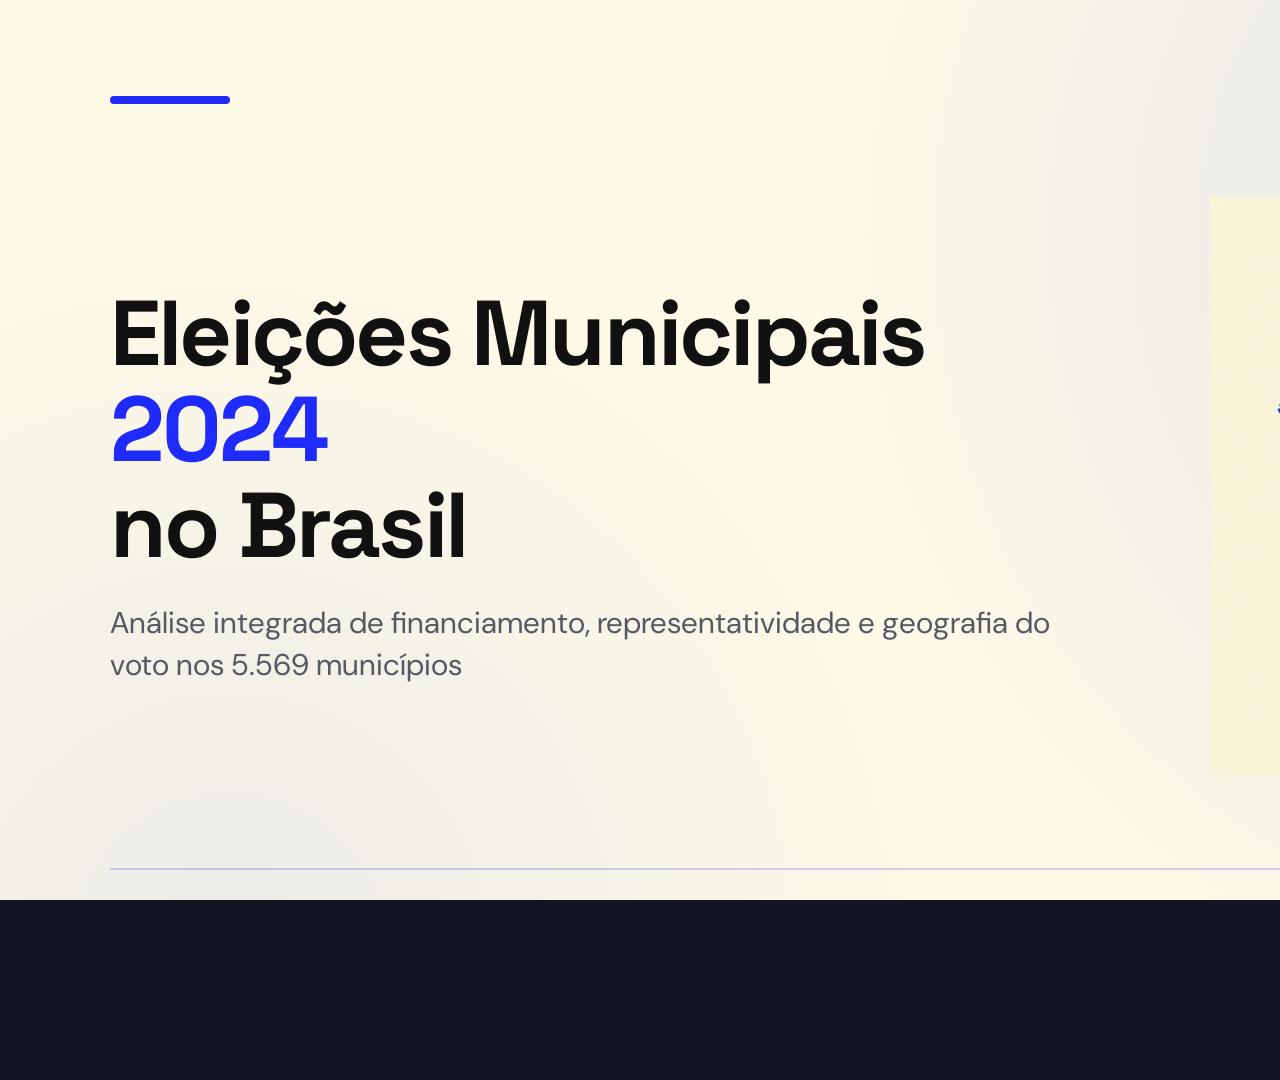
<file: apresentacao/slides/slide_01.html>
<!DOCTYPE html>
<html lang="pt-BR">
<head>
  <meta charset="UTF-8" />
  <title>Slide 01 · Capa</title>
  <link href="https://fonts.googleapis.com/css2?family=DM+Sans:wght@400;500;600;700&family=JetBrains+Mono:wght@500;600&family=Space+Grotesk:wght@500;600;700&display=swap" rel="stylesheet" />
  <link rel="stylesheet" href="../styles.css" />
</head>
<body>
  <section class="slide cover-slide">
    <div class="slide-inner">
      <div class="cover-bar reveal"></div>
      <div class="cover-body reveal">
        <div class="cover-center">
          <h1 class="cover-title">Eleições Municipais <span>2024</span><br/>no Brasil</h1>
          <p class="cover-sub">Análise integrada de financiamento, representatividade e geografia do voto nos 5.569 municípios</p>
        </div>
        <div class="cover-art">
          <img src="../assets/capa_op2_mapa_brasil.jpg" alt="Mapa mosaico geométrico do Brasil em rede" />
        </div>
      </div>
      <div class="cover-footer reveal">
        <div class="cover-author">Gabriel Gonçalves Sampaio</div>
        <div class="cover-course">PCO207 · TÓPICOS ESPECIAIS EM INTELIGÊNCIA ARTIFICIAL · UNIFEI</div>
      </div>
    </div>
  </section>
  <script src="../slide_bridge.js"></script>
</body>
</html>
</file>
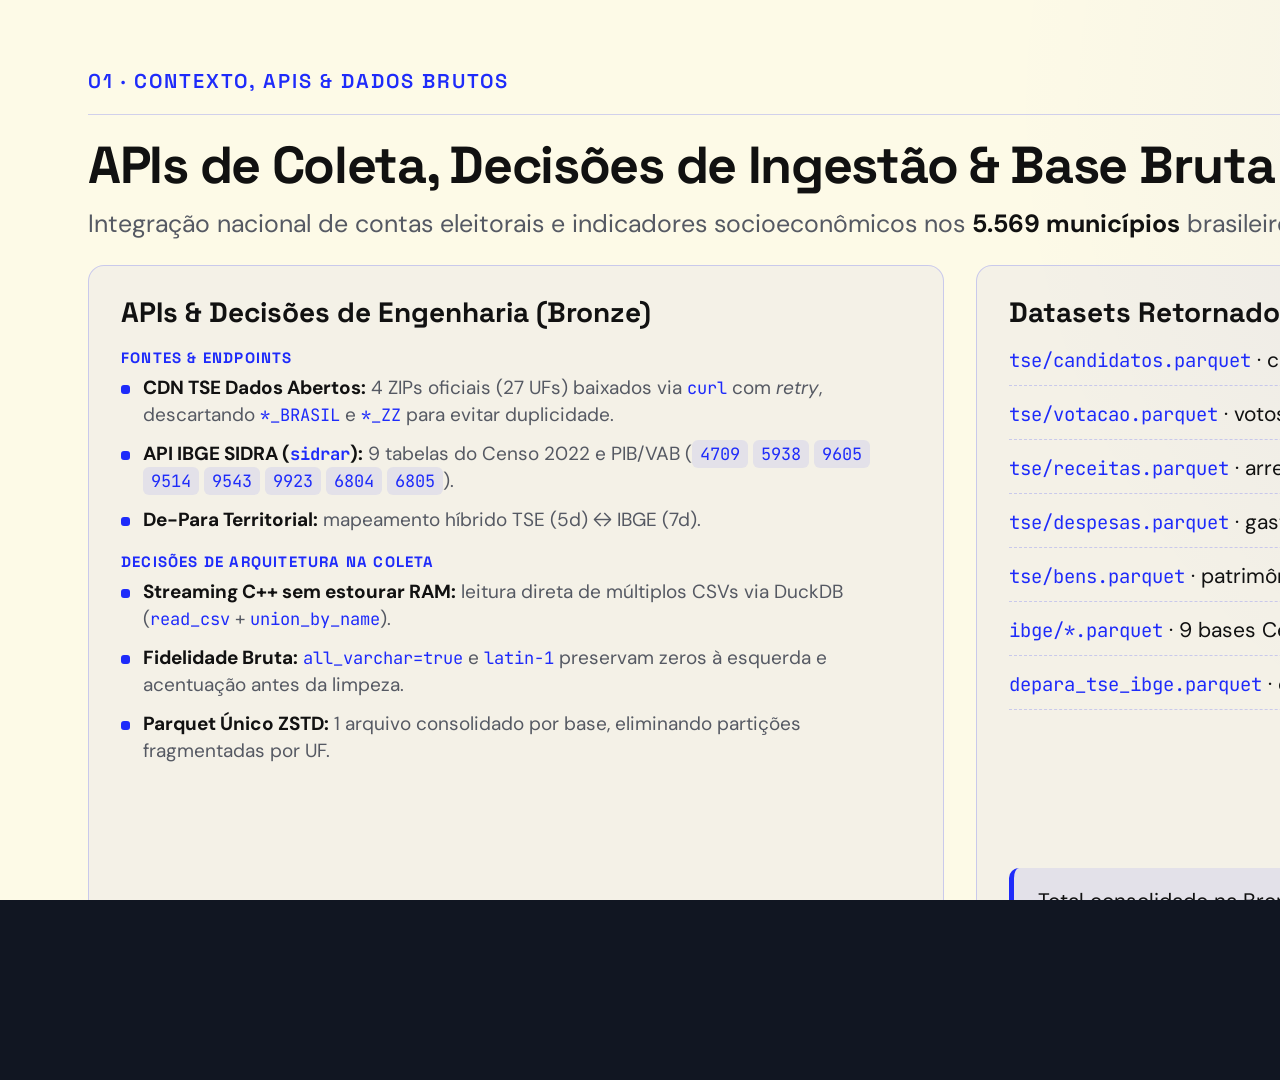
<file: apresentacao/slides/slide_02.html>
<!DOCTYPE html>
<html lang="pt-BR">
<head>
  <meta charset="UTF-8" />
  <title>Slide 02 · APIs, Decisões e Dados Brutos</title>
  <link href="https://fonts.googleapis.com/css2?family=DM+Sans:wght@400;500;600;700&family=JetBrains+Mono:wght@500;600&family=Space+Grotesk:wght@500;600;700&display=swap" rel="stylesheet" />
  <link rel="stylesheet" href="../styles.css" />
</head>
<body>
  <section class="slide">
    <div class="slide-inner">
      <div class="slide-top">
        <span class="eyebrow">01 · Contexto, APIs &amp; Dados Brutos</span>
        <span class="slide-page-num">02 / 10</span>
      </div>
      <div class="headline-block reveal">
        <h2>APIs de Coleta, Decisões de Ingestão &amp; Base Bruta</h2>
        <p class="subtitle">Integração nacional de contas eleitorais e indicadores socioeconômicos nos <strong>5.569 municípios</strong> brasileiros.</p>
      </div>
      <div class="content-area">
        <div class="grid-2 reveal">
          <!-- ESQUERDA: APIs + DECISÕES EM TÓPICOS -->
          <div class="card">
            <div>
              <h3>APIs &amp; Decisões de Engenharia (Bronze)</h3>
              <div class="section-subhead">Fontes &amp; Endpoints</div>
              <ul class="decision-list">
                <li><strong>CDN TSE Dados Abertos:</strong> 4 ZIPs oficiais (27 UFs) baixados via <code>curl</code> com <em>retry</em>, descartando <code>*_BRASIL</code> e <code>*_ZZ</code> para evitar duplicidade.</li>
                <li><strong>API IBGE SIDRA (<code>sidrar</code>):</strong> 9 tabelas do Censo 2022 e PIB/VAB (<span class="code-tag">4709</span> <span class="code-tag">5938</span> <span class="code-tag">9605</span> <span class="code-tag">9514</span> <span class="code-tag">9543</span> <span class="code-tag">9923</span> <span class="code-tag">6804</span> <span class="code-tag">6805</span>).</li>
                <li><strong>De-Para Territorial:</strong> mapeamento híbrido TSE (5d) ↔ IBGE (7d).</li>
              </ul>

              <div class="section-subhead">Decisões de Arquitetura na Coleta</div>
              <ul class="decision-list">
                <li><strong>Streaming C++ sem estourar RAM:</strong> leitura direta de múltiplos CSVs via DuckDB (<code>read_csv</code> + <code>union_by_name</code>).</li>
                <li><strong>Fidelidade Bruta:</strong> <code>all_varchar=true</code> e <code>latin-1</code> preservam zeros à esquerda e acentuação antes da limpeza.</li>
                <li><strong>Parquet Único ZSTD:</strong> 1 arquivo consolidado por base, eliminando partições fragmentadas por UF.</li>
              </ul>
            </div>
          </div>

          <!-- DIREITA: TODOS OS DATASETS RETORNADOS -->
          <div class="card">
            <div>
              <h3>Datasets Retornados (Camada Bronze)</h3>
              <ul class="data-list">
                <li><span><code>tse/candidatos.parquet</code> · candidaturas</span><strong>463.935 reg.</strong></li>
                <li><span><code>tse/votacao.parquet</code> · votos por zona/turno</span><strong>717.171 reg.</strong></li>
                <li><span><code>tse/receitas.parquet</code> · arrecadação</span><strong>2.041.160 reg.</strong></li>
                <li><span><code>tse/despesas.parquet</code> · gastos contratados</span><strong>4.453.470 reg.</strong></li>
                <li><span><code>tse/bens.parquet</code> · patrimônio atômico</span><strong>911.354 reg.</strong></li>
                <li><span><code>ibge/*.parquet</code> · 9 bases Censo 22 + PIB 23</span><strong>5.570 mun.</strong></li>
                <li><span><code>depara_tse_ibge.parquet</code> · chave nacional</span><strong>5.571 mun.</strong></li>
              </ul>
            </div>
            <div class="pill-note">
              Total consolidado na Bronze: <strong>8,58 milhões de registros</strong> em <strong>15 arquivos Parquet (361,95 MB)</strong>.
            </div>
          </div>
        </div>
      </div>
    </div>
  </section>
  <script src="../slide_bridge.js"></script>
</body>
</html>
</file>
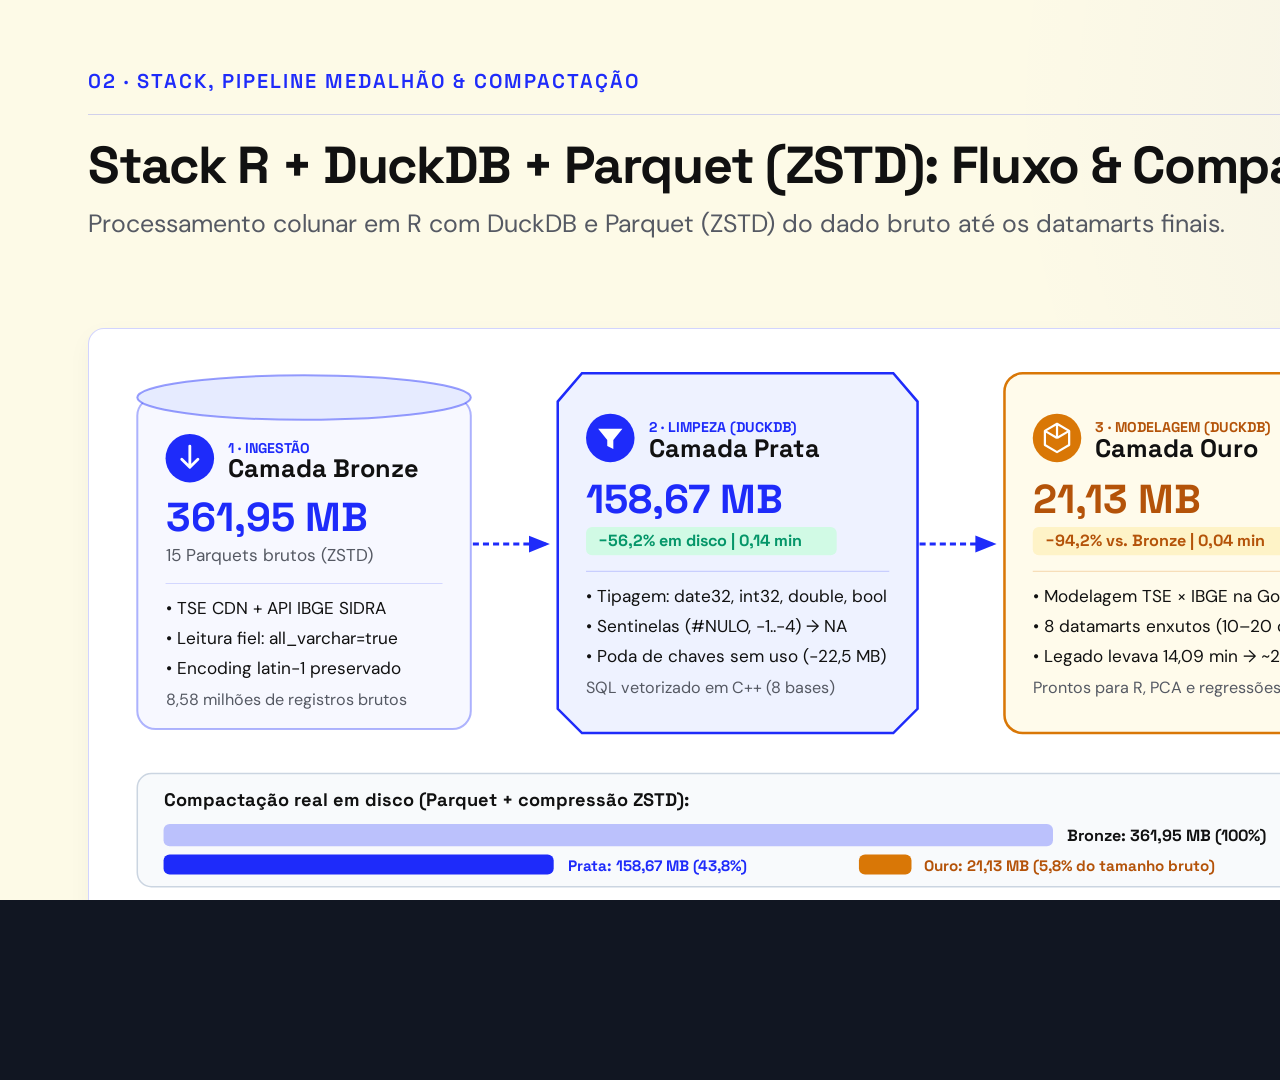
<file: apresentacao/slides/slide_03.html>
<!DOCTYPE html>
<html lang="pt-BR">
<head>
  <meta charset="UTF-8" />
  <title>Slide 03 · Stack e Pipeline Medalhão</title>
  <link href="https://fonts.googleapis.com/css2?family=DM+Sans:wght@400;500;600;700&family=JetBrains+Mono:wght@500;600&family=Space+Grotesk:wght@500;600;700&display=swap" rel="stylesheet" />
  <link rel="stylesheet" href="../styles.css" />
  <style>
    .pipe-svg-wrap {
      background: #ffffff;
      border: 1.5px solid var(--primary-border);
      border-radius: 16px;
      padding: 18px 22px;
      box-shadow: 0 8px 24px rgba(17, 17, 17, 0.04);
    }
    .pipe-svg-wrap svg { width: 100%; height: auto; display: block; }
  </style>
</head>
<body>
  <section class="slide">
    <div class="slide-inner">
      <div class="slide-top">
        <span class="eyebrow">02 · Stack, Pipeline Medalhão &amp; Compactação</span>
        <span class="slide-page-num">03 / 10</span>
      </div>
      <div class="headline-block reveal">
        <h2>Stack R + DuckDB + Parquet (ZSTD): Fluxo &amp; Compactação</h2>
        <p class="subtitle">Processamento colunar em R com DuckDB e Parquet (ZSTD) do dado bruto até os datamarts finais.</p>
      </div>
      <div class="content-area">
        <div class="pipe-svg-wrap reveal">
          <svg viewBox="0 0 1680 560" xmlns="http://www.w3.org/2000/svg">
            <defs>
              <marker id="pipeArrow" viewBox="0 0 10 10" refX="8" refY="5" markerWidth="7" markerHeight="7" orient="auto-start-reverse">
                <path d="M 0 1 L 10 5 L 0 9 z" fill="#1e2bfa"/>
              </marker>
            </defs>

            <!-- Setas conectoras entre geometrias -->
            <path d="M 358 195 L 430 195" stroke="#1e2bfa" stroke-width="3" stroke-dasharray="6 4" marker-end="url(#pipeArrow)"/>
            <path d="M 800 195 L 872 195" stroke="#1e2bfa" stroke-width="3" stroke-dasharray="6 4" marker-end="url(#pipeArrow)"/>
            <path d="M 1242 195 L 1314 195" stroke="#059669" stroke-width="3" stroke-dasharray="6 4" marker-end="url(#pipeArrow)"/>

            <!-- ==========================================
                 1. BRONZE: CILINDRO / DATA LAKE LANDING
                 ========================================== -->
            <g transform="translate(26, 26)">
              <rect x="0" y="24" width="330" height="328" rx="18" fill="#f7f8ff" stroke="#1e2bfa" stroke-opacity="0.35" stroke-width="2"/>
              <ellipse cx="165" cy="24" rx="165" ry="22" fill="#e6ebff" stroke="#1e2bfa" stroke-opacity="0.45" stroke-width="2"/>
              <!-- Ícone Banco/Download -->
              <circle cx="52" cy="84" r="24" fill="#1e2bfa"/>
              <path d="M 52 72 V 92 M 44 85 L 52 93 L 60 85" fill="none" stroke="#fff" stroke-width="2.8" stroke-linecap="round" stroke-linejoin="round"/>
              <text x="90" y="79" fill="#1e2bfa" font-family="Space Grotesk" font-size="14" font-weight="700">1 · INGESTÃO</text>
              <text x="90" y="103" fill="#111" font-family="Space Grotesk" font-size="25" font-weight="700">Camada Bronze</text>

              <text x="28" y="156" fill="#1e2bfa" font-family="Space Grotesk" font-size="40" font-weight="700">361,95 MB</text>
              <text x="28" y="186" fill="#555963" font-family="DM Sans" font-size="17">15 Parquets brutos (ZSTD)</text>

              <line x1="28" y1="208" x2="302" y2="208" stroke="#1e2bfa" stroke-opacity="0.16"/>
              <text x="28" y="238" fill="#111" font-family="DM Sans" font-size="17">• TSE CDN + API IBGE SIDRA</text>
              <text x="28" y="268" fill="#111" font-family="DM Sans" font-size="17">• Leitura fiel: all_varchar=true</text>
              <text x="28" y="298" fill="#111" font-family="DM Sans" font-size="17">• Encoding latin-1 preservado</text>
              <text x="28" y="328" fill="#555963" font-family="DM Sans" font-size="16">8,58 milhões de registros brutos</text>
            </g>

            <!-- ==========================================
                 2. PRATA: TRAPÉZIO/FUNIL DE LIMPEZA & TIPAGEM
                 ========================================== -->
            <g transform="translate(442, 26)">
              <!-- Forma chanfrada diferenciada (hexagonal suave) -->
              <polygon points="24,0 332,0 356,28 356,332 332,356 24,356 0,332 0,28" fill="#eef2ff" stroke="#1e2bfa" stroke-width="2.5"/>
              <!-- Ícone Funil de Limpeza -->
              <circle cx="52" cy="64" r="24" fill="#1e2bfa"/>
              <path d="M 40 55 H 64 L 55 66 V 75 L 49 72 V 66 Z" fill="#fff"/>
              <text x="90" y="58" fill="#1e2bfa" font-family="Space Grotesk" font-size="14" font-weight="700">2 · LIMPEZA (DUCKDB)</text>
              <text x="90" y="83" fill="#111" font-family="Space Grotesk" font-size="25" font-weight="700">Camada Prata</text>

              <text x="28" y="138" fill="#1e2bfa" font-family="Space Grotesk" font-size="40" font-weight="700">158,67 MB</text>
              <rect x="28" y="152" width="248" height="28" rx="6" fill="#d1fae5"/>
              <text x="40" y="171" fill="#059669" font-family="Space Grotesk" font-size="16" font-weight="700">−56,2% em disco  |  0,14 min</text>

              <line x1="28" y1="196" x2="328" y2="196" stroke="#1e2bfa" stroke-opacity="0.18"/>
              <text x="28" y="226" fill="#111" font-family="DM Sans" font-size="17">• Tipagem: date32, int32, double, bool</text>
              <text x="28" y="256" fill="#111" font-family="DM Sans" font-size="17">• Sentinelas (#NULO, -1..-4) → NA</text>
              <text x="28" y="286" fill="#111" font-family="DM Sans" font-size="17">• Poda de chaves sem uso (−22,5 MB)</text>
              <text x="28" y="316" fill="#555963" font-family="DM Sans" font-size="16">SQL vetorizado em C++ (8 bases)</text>
            </g>

            <!-- ==========================================
                 3. OURO: PRISMA/CUBO DE MODELAGEM DIMENSIONAL
                 ========================================== -->
            <g transform="translate(884, 26)">
              <rect x="0" y="0" width="356" height="356" rx="18" fill="#fffbeb" stroke="#d97706" stroke-width="2.5"/>
              <!-- Ícone Cubo/Modelagem -->
              <circle cx="52" cy="64" r="24" fill="#d97706"/>
              <path d="M 52 50 L 64 57 V 71 L 52 78 L 40 71 V 57 Z M 52 50 V 64 M 52 64 L 64 57 M 52 64 L 40 57" fill="none" stroke="#fff" stroke-width="2.2" stroke-linejoin="round"/>
              <text x="90" y="58" fill="#b45309" font-family="Space Grotesk" font-size="14" font-weight="700">3 · MODELAGEM (DUCKDB)</text>
              <text x="90" y="83" fill="#111" font-family="Space Grotesk" font-size="25" font-weight="700">Camada Ouro</text>

              <text x="28" y="138" fill="#b45309" font-family="Space Grotesk" font-size="40" font-weight="700">21,13 MB</text>
              <rect x="28" y="152" width="268" height="28" rx="6" fill="#fef3c7"/>
              <text x="40" y="171" fill="#b45309" font-family="Space Grotesk" font-size="16" font-weight="700">−94,2% vs. Bronze  |  0,04 min</text>

              <line x1="28" y1="196" x2="328" y2="196" stroke="#d97706" stroke-opacity="0.22"/>
              <text x="28" y="226" fill="#111" font-family="DM Sans" font-size="17">• Modelagem TSE × IBGE na Gold</text>
              <text x="28" y="256" fill="#111" font-family="DM Sans" font-size="17">• 8 datamarts enxutos (10–20 col.)</text>
              <text x="28" y="286" fill="#111" font-family="DM Sans" font-size="17">• Legado levava 14,09 min → ~2,4s</text>
              <text x="28" y="316" fill="#555963" font-family="DM Sans" font-size="16">Prontos para R, PCA e regressões</text>
            </g>

            <!-- ==========================================
                 4. ANÁLISES & CATÁLOGO: PAINEL ARREDONDADO
                 ========================================== -->
            <g transform="translate(1326, 26)">
              <rect x="0" y="16" width="328" height="324" rx="28" fill="#ecfdf5" stroke="#059669" stroke-width="2.2"/>
              <!-- Ícone Gráfico -->
              <circle cx="52" cy="74" r="24" fill="#059669"/>
              <rect x="41" y="75" width="5" height="10" rx="1" fill="#fff"/>
              <rect x="49" y="68" width="5" height="17" rx="1" fill="#fff"/>
              <rect x="57" y="61" width="5" height="24" rx="1" fill="#fff"/>
              <text x="90" y="68" fill="#059669" font-family="Space Grotesk" font-size="14" font-weight="700">4 · SAÍDAS &amp; BI</text>
              <text x="90" y="93" fill="#111" font-family="Space Grotesk" font-size="25" font-weight="700">Análises &amp; Docs</text>

              <text x="28" y="148" fill="#059669" font-family="Space Grotesk" font-size="34" font-weight="700">19 Gráficos +</text>
              <text x="28" y="184" fill="#059669" font-family="Space Grotesk" font-size="34" font-weight="700">Painel Executivo</text>

              <line x1="28" y1="208" x2="300" y2="208" stroke="#059669" stroke-opacity="0.22"/>
              <text x="28" y="238" fill="#111" font-family="DM Sans" font-size="17">• PCA, GLM (Odds Ratio) e HHI</text>
              <text x="28" y="268" fill="#111" font-family="DM Sans" font-size="17">• Execução analítica em 5,5s–12,5s</text>
              <text x="28" y="298" fill="#111" font-family="DM Sans" font-size="17">• Catálogo automático JSON / MD</text>
            </g>

            <!-- ==========================================
                 BARRA INFERIOR: COMPACTAÇÃO PROGRESSIVA REAL
                 ========================================== -->
            <rect x="26" y="422" width="1628" height="112" rx="14" fill="#f8fafc" stroke="#cbd5e1" stroke-width="1.5"/>
            <text x="52" y="454" fill="#111" font-family="Space Grotesk" font-size="18" font-weight="700">Compactação real em disco (Parquet + compressão ZSTD):</text>

            <!-- Barras proporcionais -->
            <rect x="52" y="472" width="880" height="22" rx="6" fill="#1e2bfa" fill-opacity="0.28"/>
            <text x="946" y="489" fill="#111" font-family="Space Grotesk" font-size="16" font-weight="700">Bronze: 361,95 MB (100%)</text>

            <rect x="52" y="502" width="386" height="20" rx="6" fill="#1e2bfa"/>
            <text x="452" y="518" fill="#1e2bfa" font-family="Space Grotesk" font-size="15" font-weight="700">Prata: 158,67 MB (43,8%)</text>

            <rect x="740" y="502" width="52" height="20" rx="6" fill="#d97706"/>
            <text x="804" y="518" fill="#b45309" font-family="Space Grotesk" font-size="15" font-weight="700">Ouro: 21,13 MB (5,8% do tamanho bruto)</text>
          </svg>
        </div>
      </div>
    </div>
  </section>
  <script src="../slide_bridge.js"></script>
</body>
</html>
</file>
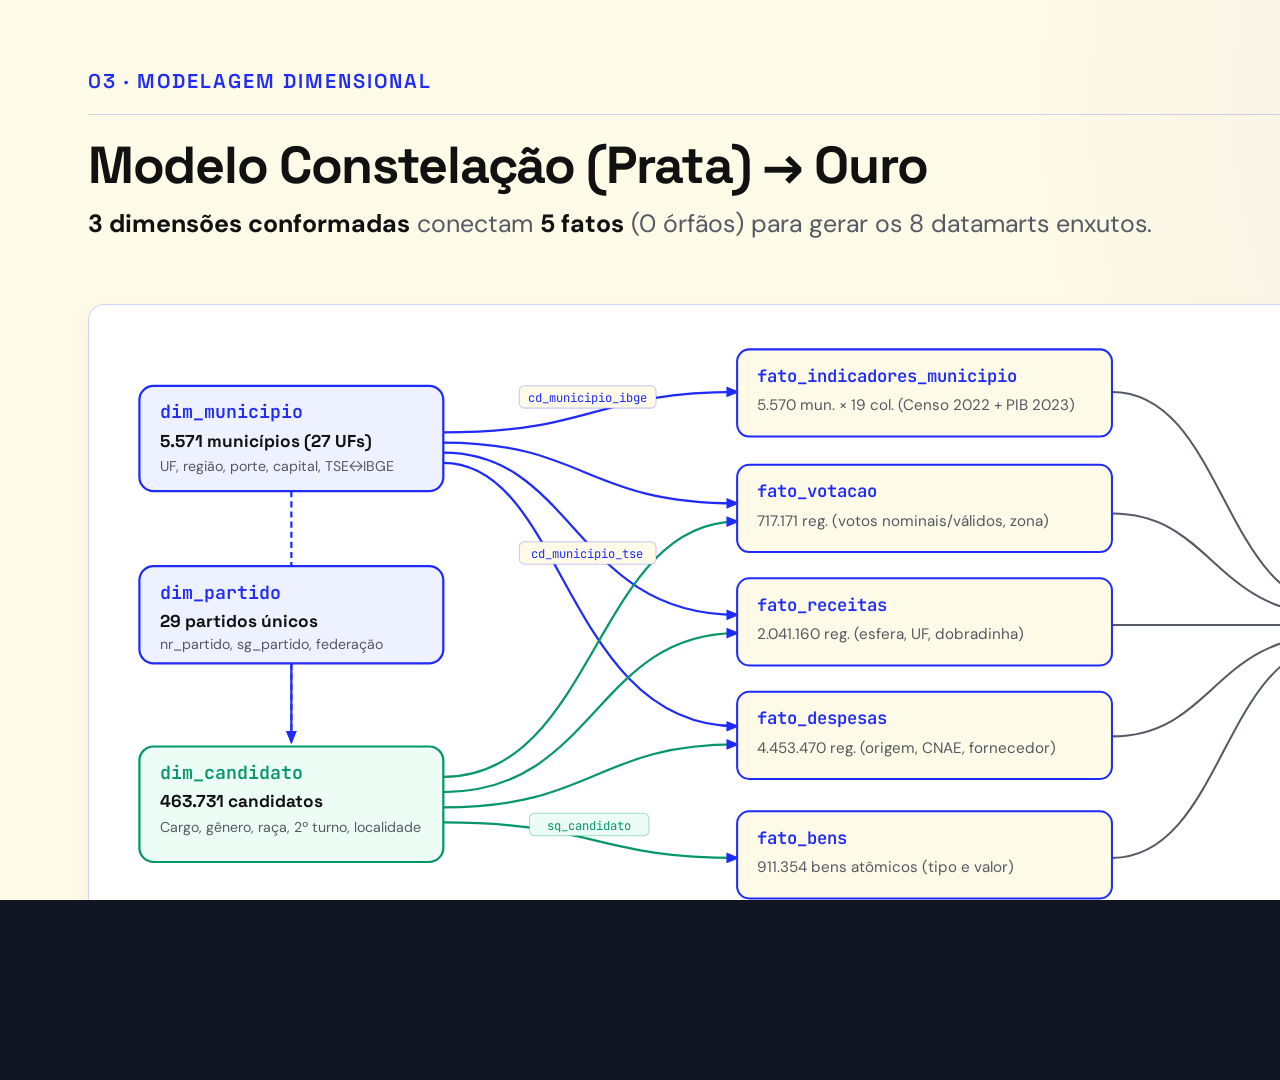
<file: apresentacao/slides/slide_04.html>
<!DOCTYPE html>
<html lang="pt-BR">
<head>
  <meta charset="UTF-8" />
  <title>Slide 04 · Modelo Constelação</title>
  <link href="https://fonts.googleapis.com/css2?family=DM+Sans:wght@400;500;600;700&family=JetBrains+Mono:wght@500;600&family=Space+Grotesk:wght@500;600;700&display=swap" rel="stylesheet" />
  <link rel="stylesheet" href="../styles.css" />
  <style>
    .graph-wrap {
      background: #ffffff;
      border: 1.5px solid var(--primary-border);
      border-radius: 16px;
      padding: 16px 20px;
      box-shadow: 0 8px 24px rgba(17, 17, 17, 0.04);
    }
    .graph-wrap svg { width: 100%; height: auto; display: block; }
  </style>
</head>
<body>
  <section class="slide">
    <div class="slide-inner">
      <div class="slide-top">
        <span class="eyebrow">03 · Modelagem Dimensional</span>
        <span class="slide-page-num">04 / 10</span>
      </div>
      <div class="headline-block reveal">
        <h2>Modelo Constelação (Prata) → Ouro</h2>
        <p class="subtitle"><strong>3 dimensões conformadas</strong> conectam <strong>5 fatos</strong> (0 órfãos) para gerar os 8 datamarts enxutos.</p>
      </div>
      <div class="content-area">
        <div class="graph-wrap reveal">
          <svg viewBox="0 0 1680 610" xmlns="http://www.w3.org/2000/svg">
            <defs>
              <marker id="edgeArrow" viewBox="0 0 10 10" refX="8" refY="5" markerWidth="6" markerHeight="6" orient="auto-start-reverse">
                <path d="M 0 1 L 10 5 L 0 9 z" fill="#1e2bfa"/>
              </marker>
            </defs>

            <!-- Arestas: Dimensões -> Fatos -->
            <!-- dim_municipio (200, 120) para fato_indicadores, fato_votacao, fato_receitas, fato_despesas, dim_candidato -->
            <path d="M 330 110 C 480 110, 480 70, 620 70" fill="none" stroke="#1e2bfa" stroke-width="2.2" marker-end="url(#edgeArrow)"/>
            <path d="M 330 120 C 470 120, 470 180, 620 180" fill="none" stroke="#1e2bfa" stroke-width="2.2" marker-end="url(#edgeArrow)"/>
            <path d="M 330 130 C 460 130, 460 290, 620 290" fill="none" stroke="#1e2bfa" stroke-width="2.2" marker-end="url(#edgeArrow)"/>
            <path d="M 330 140 C 450 140, 450 400, 620 400" fill="none" stroke="#1e2bfa" stroke-width="2.2" marker-end="url(#edgeArrow)"/>
            <line x1="180" y1="168" x2="180" y2="415" stroke="#1e2bfa" stroke-width="2.2" stroke-dasharray="6 4" marker-end="url(#edgeArrow)"/>

            <!-- dim_partido (180, 295) para dim_candidato -->
            <line x1="180" y1="338" x2="180" y2="415" stroke="#1e2bfa" stroke-width="2.2" marker-end="url(#edgeArrow)"/>

            <!-- dim_candidato (330, 475) para fato_votacao, fato_receitas, fato_despesas, fato_bens -->
            <path d="M 330 450 C 480 450, 480 198, 620 198" fill="none" stroke="#059669" stroke-width="2.2" marker-end="url(#edgeArrow)"/>
            <path d="M 330 465 C 480 465, 480 308, 620 308" fill="none" stroke="#059669" stroke-width="2.2" marker-end="url(#edgeArrow)"/>
            <path d="M 330 480 C 480 480, 480 418, 620 418" fill="none" stroke="#059669" stroke-width="2.2" marker-end="url(#edgeArrow)"/>
            <path d="M 330 495 C 480 495, 480 530, 620 530" fill="none" stroke="#059669" stroke-width="2.2" marker-end="url(#edgeArrow)"/>

            <!-- Rótulos das chaves nas arestas -->
            <rect x="405" y="64" width="135" height="22" rx="5" fill="#fdfae7" stroke="#1e2bfa" stroke-opacity="0.25"/>
            <text x="472" y="80" text-anchor="middle" fill="#1e2bfa" font-family="JetBrains Mono" font-size="12">cd_municipio_ibge</text>

            <rect x="405" y="218" width="135" height="22" rx="5" fill="#fdfae7" stroke="#1e2bfa" stroke-opacity="0.25"/>
            <text x="472" y="234" text-anchor="middle" fill="#1e2bfa" font-family="JetBrains Mono" font-size="12">cd_municipio_tse</text>

            <rect x="415" y="486" width="118" height="22" rx="5" fill="#ecfdf5" stroke="#059669" stroke-opacity="0.35"/>
            <text x="474" y="502" text-anchor="middle" fill="#059669" font-family="JetBrains Mono" font-size="12">sq_candidato</text>

            <!-- Arestas: Fatos -> Ouro -->
            <path d="M 990 70 C 1100 70, 1100 280, 1210 280" fill="none" stroke="#555963" stroke-width="2" marker-end="url(#edgeArrow)"/>
            <path d="M 990 190 C 1090 190, 1090 290, 1210 290" fill="none" stroke="#555963" stroke-width="2" marker-end="url(#edgeArrow)"/>
            <path d="M 990 300 C 1090 300, 1090 300, 1210 300" fill="none" stroke="#555963" stroke-width="2" marker-end="url(#edgeArrow)"/>
            <path d="M 990 410 C 1090 410, 1090 310, 1210 310" fill="none" stroke="#555963" stroke-width="2" marker-end="url(#edgeArrow)"/>
            <path d="M 990 530 C 1100 530, 1100 320, 1210 320" fill="none" stroke="#555963" stroke-width="2" marker-end="url(#edgeArrow)"/>

            <!-- NÓS: DIMENSÕES (ESQUERDA) -->
            <rect x="30" y="64" width="300" height="104" rx="14" fill="#eef1ff" stroke="#1e2bfa" stroke-width="2.2"/>
            <text x="50" y="96" fill="#1e2bfa" font-family="JetBrains Mono" font-size="18" font-weight="600">dim_municipio</text>
            <text x="50" y="124" fill="#111" font-family="Space Grotesk" font-size="17" font-weight="700">5.571 municípios (27 UFs)</text>
            <text x="50" y="148" fill="#555963" font-family="DM Sans" font-size="14">UF, região, porte, capital, TSE↔IBGE</text>

            <rect x="30" y="242" width="300" height="96" rx="14" fill="#eef1ff" stroke="#1e2bfa" stroke-width="2.2"/>
            <text x="50" y="274" fill="#1e2bfa" font-family="JetBrains Mono" font-size="18" font-weight="600">dim_partido</text>
            <text x="50" y="302" fill="#111" font-family="Space Grotesk" font-size="17" font-weight="700">29 partidos únicos</text>
            <text x="50" y="324" fill="#555963" font-family="DM Sans" font-size="14">nr_partido, sg_partido, federação</text>

            <rect x="30" y="420" width="300" height="114" rx="14" fill="#ecfdf5" stroke="#059669" stroke-width="2.2"/>
            <text x="50" y="452" fill="#059669" font-family="JetBrains Mono" font-size="18" font-weight="600">dim_candidato</text>
            <text x="50" y="480" fill="#111" font-family="Space Grotesk" font-size="17" font-weight="700">463.731 candidatos</text>
            <text x="50" y="504" fill="#555963" font-family="DM Sans" font-size="14">Cargo, gênero, raça, 2º turno, localidade</text>

            <!-- NÓS: FATOS (CENTRO) -->
            <rect x="620" y="28" width="370" height="86" rx="12" fill="#fdfae7" stroke="#1e2bfa" stroke-width="2"/>
            <text x="640" y="60" fill="#1e2bfa" font-family="JetBrains Mono" font-size="17" font-weight="600">fato_indicadores_municipio</text>
            <text x="640" y="88" fill="#555963" font-family="DM Sans" font-size="15">5.570 mun. × 19 col. (Censo 2022 + PIB 2023)</text>

            <rect x="620" y="142" width="370" height="86" rx="12" fill="#fdfae7" stroke="#1e2bfa" stroke-width="2"/>
            <text x="640" y="174" fill="#1e2bfa" font-family="JetBrains Mono" font-size="17" font-weight="600">fato_votacao</text>
            <text x="640" y="202" fill="#555963" font-family="DM Sans" font-size="15">717.171 reg. (votos nominais/válidos, zona)</text>

            <rect x="620" y="254" width="370" height="86" rx="12" fill="#fdfae7" stroke="#1e2bfa" stroke-width="2"/>
            <text x="640" y="286" fill="#1e2bfa" font-family="JetBrains Mono" font-size="17" font-weight="600">fato_receitas</text>
            <text x="640" y="314" fill="#555963" font-family="DM Sans" font-size="15">2.041.160 reg. (esfera, UF, dobradinha)</text>

            <rect x="620" y="366" width="370" height="86" rx="12" fill="#fdfae7" stroke="#1e2bfa" stroke-width="2"/>
            <text x="640" y="398" fill="#1e2bfa" font-family="JetBrains Mono" font-size="17" font-weight="600">fato_despesas</text>
            <text x="640" y="426" fill="#555963" font-family="DM Sans" font-size="15">4.453.470 reg. (origem, CNAE, fornecedor)</text>

            <rect x="620" y="484" width="370" height="86" rx="12" fill="#fdfae7" stroke="#1e2bfa" stroke-width="2"/>
            <text x="640" y="516" fill="#1e2bfa" font-family="JetBrains Mono" font-size="17" font-weight="600">fato_bens</text>
            <text x="640" y="544" fill="#555963" font-family="DM Sans" font-size="15">911.354 bens atômicos (tipo e valor)</text>

            <!-- NÓ DESTINO: CAMADA OURO (DIREITA) -->
            <rect x="1210" y="70" width="440" height="460" rx="16" fill="#eef1ff" stroke="#1e2bfa" stroke-width="2.5"/>
            <text x="1235" y="112" fill="#1e2bfa" font-family="Space Grotesk" font-size="22" font-weight="700">8 Datamarts Ouro (21,1 MB)</text>
            <text x="1235" y="154" fill="#111" font-family="JetBrains Mono" font-size="15">• ouro_pca_municipios (5.569×20)</text>
            <text x="1235" y="194" fill="#111" font-family="JetBrains Mono" font-size="15">• ouro_representatividade_municipal (5.569×18)</text>
            <text x="1235" y="234" fill="#111" font-family="JetBrains Mono" font-size="15">• ouro_eficiencia_anomalias_cand (463k×20)</text>
            <text x="1235" y="274" fill="#111" font-family="JetBrains Mono" font-size="15">• ouro_patrimonio_composicao (463k×18)</text>
            <text x="1235" y="314" fill="#111" font-family="JetBrains Mono" font-size="15">• ouro_estrutura_gastos_campanha (34k×10)</text>
            <text x="1235" y="354" fill="#111" font-family="JetBrains Mono" font-size="15">• ouro_centralizacao_partidaria (425×16)</text>
            <text x="1235" y="394" fill="#111" font-family="JetBrains Mono" font-size="15">• ouro_concentracao_zonas (62k×14)</text>
            <text x="1235" y="434" fill="#111" font-family="JetBrains Mono" font-size="15">• ouro_fornecedores_rede (113k×12)</text>
            <rect x="1235" y="464" width="390" height="42" rx="8" fill="#059669"/>
            <text x="1430" y="490" text-anchor="middle" fill="#fff" font-family="Space Grotesk" font-size="16" font-weight="700">0 registros órfãos (6/6 checagens OK)</text>
          </svg>
        </div>
      </div>
    </div>
  </section>
  <script src="../slide_bridge.js"></script>
</body>
</html>
</file>
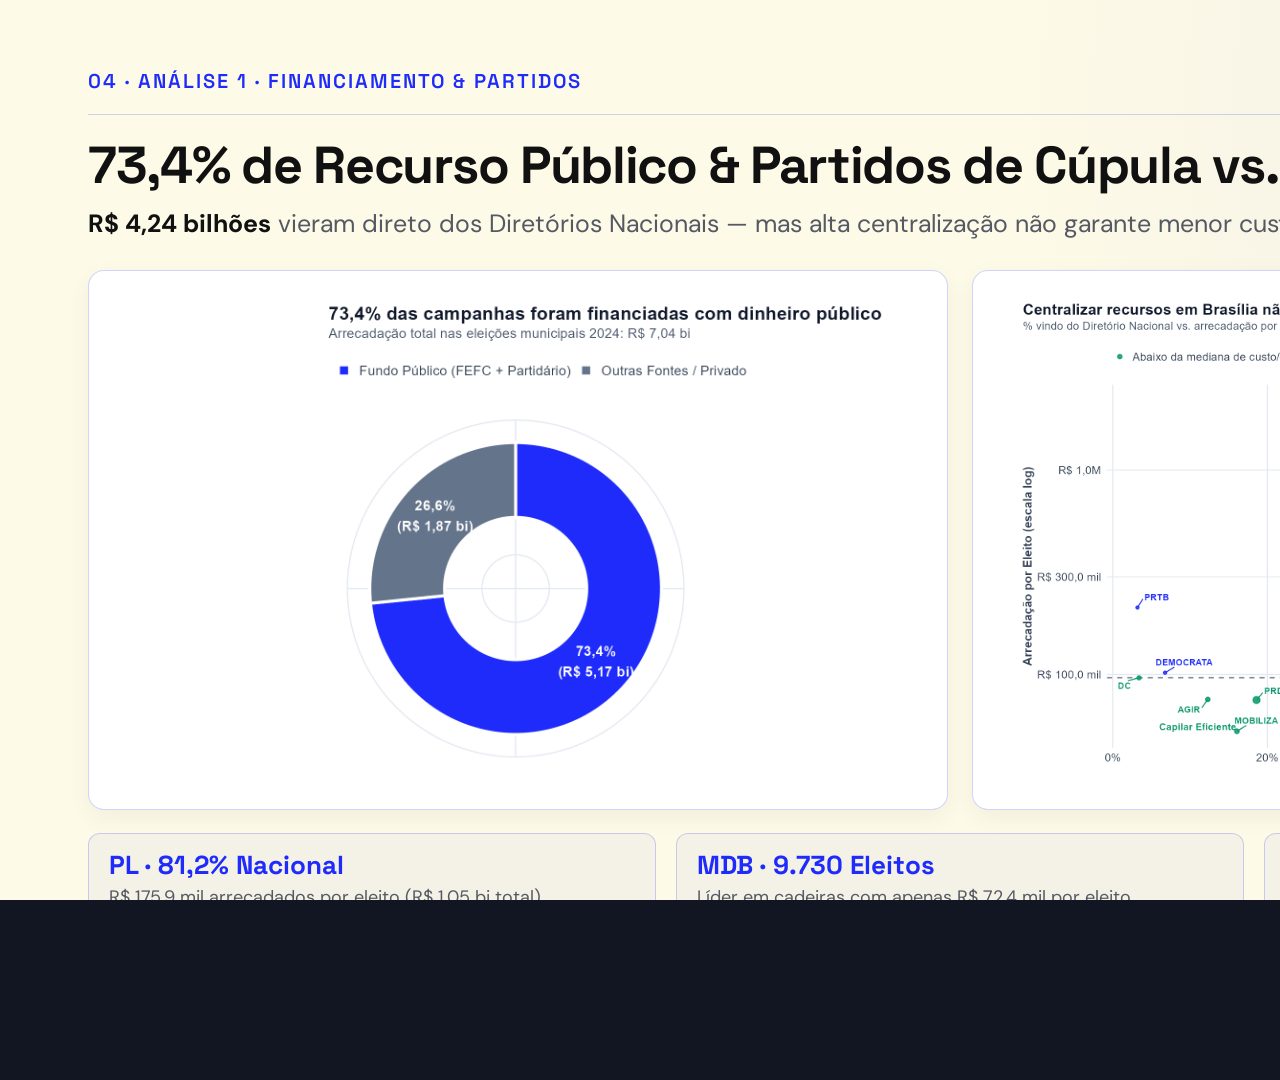
<file: apresentacao/slides/slide_05.html>
<!DOCTYPE html>
<html lang="pt-BR">
<head>
  <meta charset="UTF-8" />
  <title>Slide 05 · Financiamento e Partidos</title>
  <link href="https://fonts.googleapis.com/css2?family=DM+Sans:wght@400;500;600;700&family=JetBrains+Mono:wght@500;600&family=Space+Grotesk:wght@500;600;700&display=swap" rel="stylesheet" />
  <link rel="stylesheet" href="../styles.css" />
</head>
<body>
  <section class="slide">
    <div class="slide-inner">
      <div class="slide-top">
        <span class="eyebrow">04 · Análise 1 · Financiamento &amp; Partidos</span>
        <span class="slide-page-num">05 / 10</span>
      </div>
      <div class="headline-block reveal">
        <h2>73,4% de Recurso Público &amp; Partidos de Cúpula vs. Capilares</h2>
        <p class="subtitle"><strong>R$ 4,24 bilhões</strong> vieram direto dos Diretórios Nacionais — mas alta centralização não garante menor custo por eleito.</p>
      </div>
      <div class="content-area">
        <div class="dual-col-stack reveal">
          <div class="dual-pngs">
            <div class="img-frame"><img src="../assets/p1_pizza_origem_recursos.png" alt="Origem dos Recursos P1" /></div>
            <div class="img-frame"><img src="../assets/04a_quadrante_centralizacao_partidos.png" alt="Quadrante Centralização Partidária" /></div>
          </div>
          <div class="strip-kpis">
            <div class="strip-card"><strong>PL · 81,2% Nacional</strong><span>R$ 175,9 mil arrecadados por eleito (R$ 1,05 bi total).</span></div>
            <div class="strip-card"><strong>MDB · 9.730 Eleitos</strong><span>Líder em cadeiras com apenas R$ 72,4 mil por eleito.</span></div>
            <div class="strip-card"><strong>PSB · 30,7% Nacional</strong><span>Modelo capilar com menor custo/eleito entre médios (R$ 69,2 mil).</span></div>
          </div>
        </div>
      </div>
    </div>
  </section>
  <script src="../slide_bridge.js"></script>
</body>
</html>
</file>
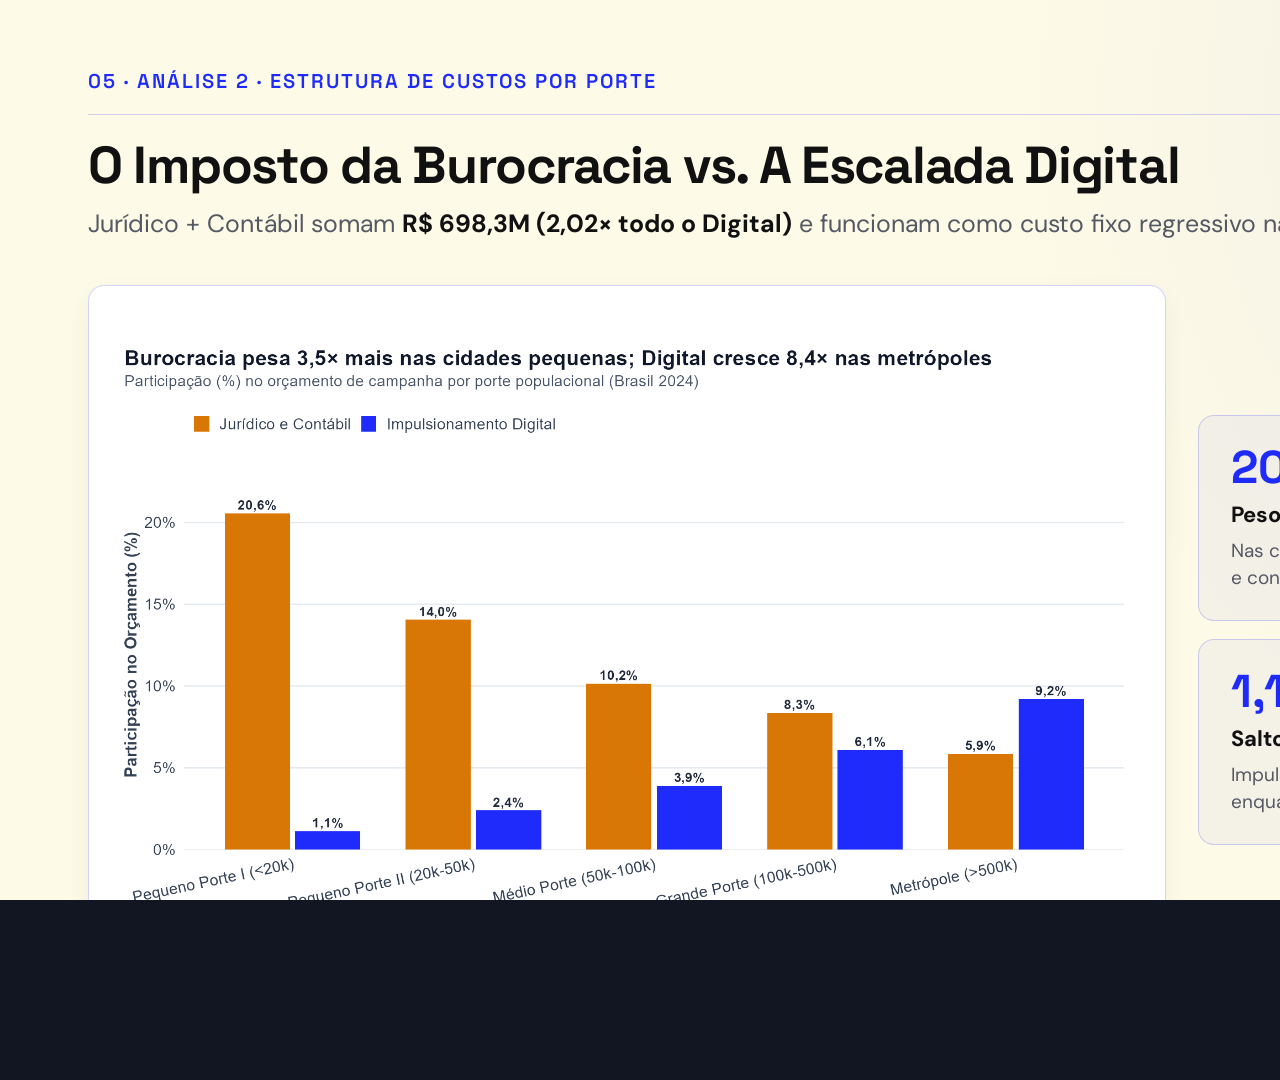
<file: apresentacao/slides/slide_06.html>
<!DOCTYPE html>
<html lang="pt-BR">
<head>
  <meta charset="UTF-8" />
  <title>Slide 06 · Burocracia Regressiva vs. Digital</title>
  <link href="https://fonts.googleapis.com/css2?family=DM+Sans:wght@400;500;600;700&family=JetBrains+Mono:wght@500;600&family=Space+Grotesk:wght@500;600;700&display=swap" rel="stylesheet" />
  <link rel="stylesheet" href="../styles.css" />
</head>
<body>
  <section class="slide">
    <div class="slide-inner">
      <div class="slide-top">
        <span class="eyebrow">05 · Análise 2 · Estrutura de Custos por Porte</span>
        <span class="slide-page-num">06 / 10</span>
      </div>
      <div class="headline-block reveal">
        <h2>O Imposto da Burocracia vs. A Escalada Digital</h2>
        <p class="subtitle">Jurídico + Contábil somam <strong>R$ 698,3M (2,02× todo o Digital)</strong> e funcionam como custo fixo regressivo nas pequenas cidades.</p>
      </div>
      <div class="content-area">
        <div class="split-chart reveal">
          <div class="img-frame"><img src="../assets/b9_digital_vs_burocracia_porte.png" alt="Digital vs Burocracia por Porte" /></div>
          <div class="aside-cards">
            <div class="card">
              <div class="metric-val sm">20,6% → 5,9%</div>
              <div class="metric-label">Peso Jurídico + Contábil</div>
              <p class="metric-desc">Nas cidades &lt;20 mil hab., 1 em cada 5 reais vai para advogados e contadores — 3,5× mais que nas metrópoles.</p>
            </div>
            <div class="card">
              <div class="metric-val sm">1,1% → 9,2%</div>
              <div class="metric-label">Salto de 8,4× do Digital</div>
              <p class="metric-desc">Impulsionamento cresce monotonicamente com o porte urbano, enquanto Papel e Adesivos ainda lideram o interior.</p>
            </div>
          </div>
        </div>
      </div>
    </div>
  </section>
  <script src="../slide_bridge.js"></script>
</body>
</html>
</file>
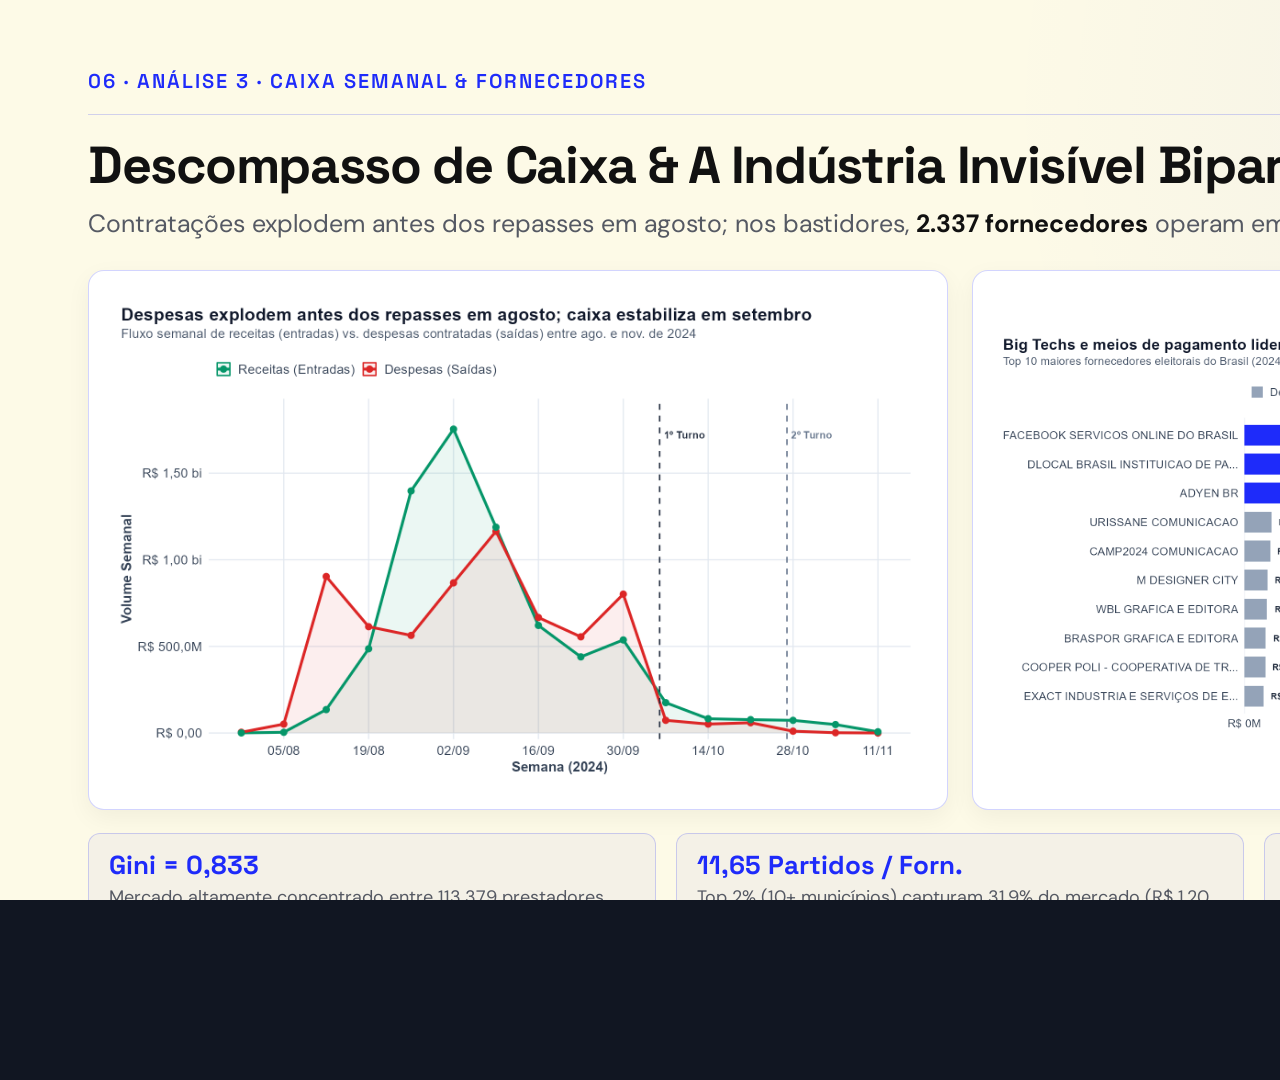
<file: apresentacao/slides/slide_07.html>
<!DOCTYPE html>
<html lang="pt-BR">
<head>
  <meta charset="UTF-8" />
  <title>Slide 07 · Fluxo Semanal e Fornecedores</title>
  <link href="https://fonts.googleapis.com/css2?family=DM+Sans:wght@400;500;600;700&family=JetBrains+Mono:wght@500;600&family=Space+Grotesk:wght@500;600;700&display=swap" rel="stylesheet" />
  <link rel="stylesheet" href="../styles.css" />
</head>
<body>
  <section class="slide">
    <div class="slide-inner">
      <div class="slide-top">
        <span class="eyebrow">06 · Análise 3 · Caixa Semanal &amp; Fornecedores</span>
        <span class="slide-page-num">07 / 10</span>
      </div>
      <div class="headline-block reveal">
        <h2>Descompasso de Caixa &amp; A Indústria Invisível Bipartidária</h2>
        <p class="subtitle">Contratações explodem antes dos repasses em agosto; nos bastidores, <strong>2.337 fornecedores</strong> operam em rede nacional.</p>
      </div>
      <div class="content-area">
        <div class="dual-col-stack reveal">
          <div class="dual-pngs">
            <div class="img-frame"><img src="../assets/t6_fluxo_caixa_receitas_vs_despesas.png" alt="Fluxo de Caixa Semanal T6" /></div>
            <div class="img-frame"><img src="../assets/r1_top10_fornecedores.png" alt="Top 10 Fornecedores Eleitorais R1" /></div>
          </div>
          <div class="strip-kpis">
            <div class="strip-card"><strong>Gini = 0,833</strong><span>Mercado altamente concentrado entre 113.379 prestadores multi-candidato.</span></div>
            <div class="strip-card"><strong>11,65 Partidos / Forn.</strong><span>Top 2% (10+ municípios) capturam 31,9% do mercado (R$ 1,20 bi) sem barreira partidária.</span></div>
            <div class="strip-card"><strong>Facebook · R$ 201,1M</strong><span>Maior fornecedor do país: 3.022 municípios e 28 partidos atendidos.</span></div>
          </div>
        </div>
      </div>
    </div>
  </section>
  <script src="../slide_bridge.js"></script>
</body>
</html>
</file>
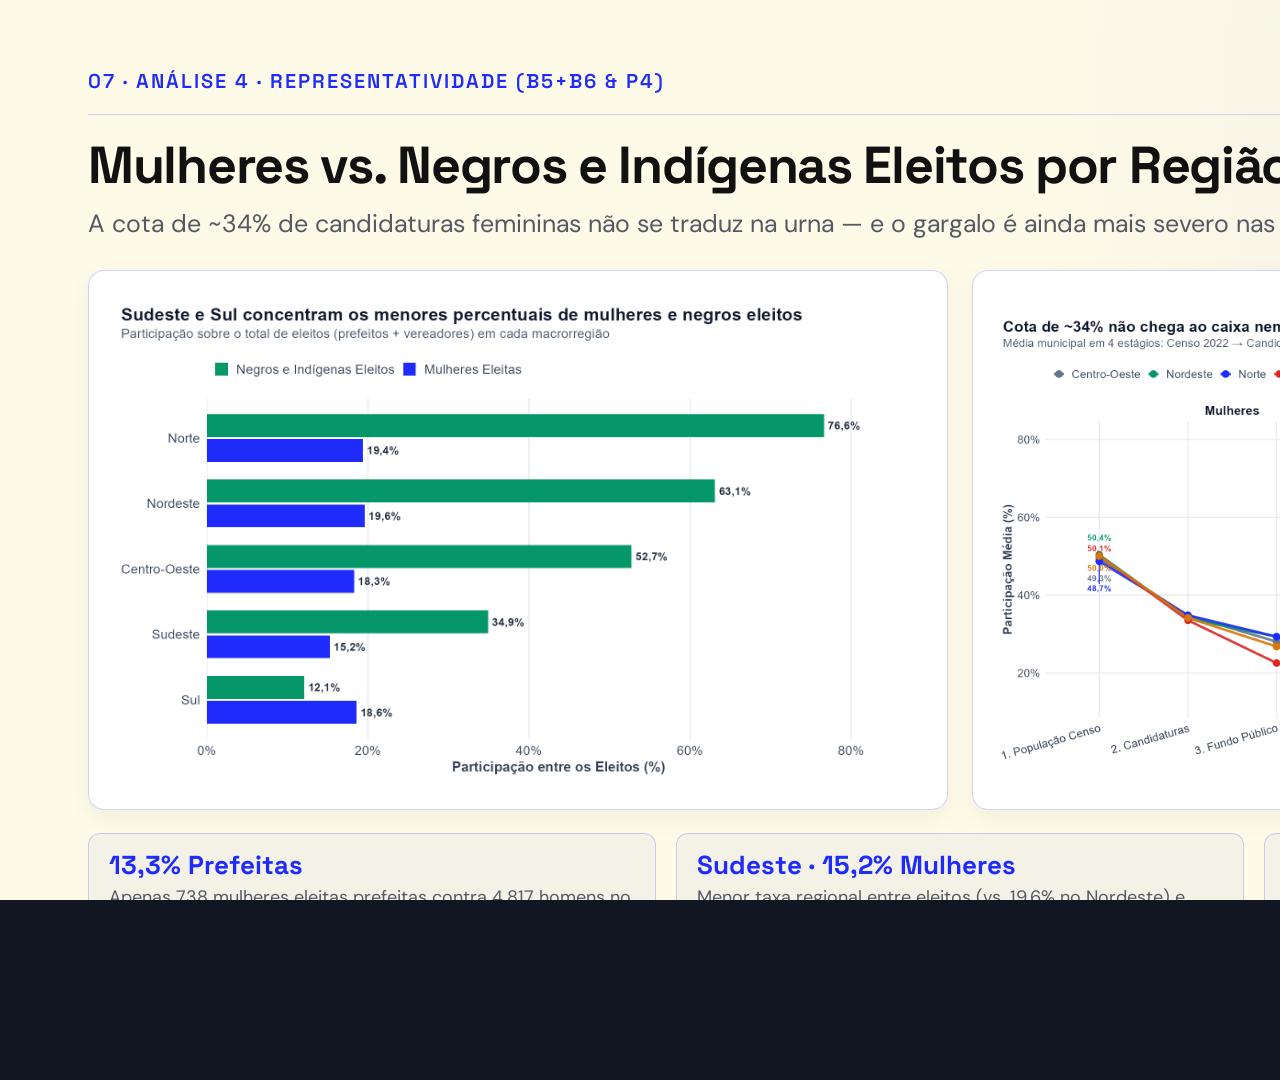
<file: apresentacao/slides/slide_08.html>
<!DOCTYPE html>
<html lang="pt-BR">
<head>
  <meta charset="UTF-8" />
  <title>Slide 08 · Representatividade Regional</title>
  <link href="https://fonts.googleapis.com/css2?family=DM+Sans:wght@400;500;600;700&family=JetBrains+Mono:wght@500;600&family=Space+Grotesk:wght@500;600;700&display=swap" rel="stylesheet" />
  <link rel="stylesheet" href="../styles.css" />
</head>
<body>
  <section class="slide">
    <div class="slide-inner">
      <div class="slide-top">
        <span class="eyebrow">07 · Análise 4 · Representatividade (B5+B6 &amp; P4)</span>
        <span class="slide-page-num">08 / 10</span>
      </div>
      <div class="headline-block reveal">
        <h2>Mulheres vs. Negros e Indígenas Eleitos por Região</h2>
        <p class="subtitle">A cota de ~34% de candidaturas femininas não se traduz na urna — e o gargalo é ainda mais severo nas prefeituras.</p>
      </div>
      <div class="content-area">
        <div class="dual-col-stack reveal">
          <div class="dual-pngs">
            <div class="img-frame"><img src="../assets/b5_b6_mulheres_vs_negros_indigenas_regiao.png" alt="Mulheres vs Negros e Indígenas por Região" /></div>
            <div class="img-frame"><img src="../assets/06a_funil_representatividade_slopegraph.png" alt="Funil de Representatividade e Fundo Público" /></div>
          </div>
          <div class="strip-kpis">
            <div class="strip-card"><strong>13,3% Prefeitas</strong><span>Apenas 738 mulheres eleitas prefeitas contra 4.817 homens no Brasil.</span></div>
            <div class="strip-card"><strong>Sudeste · 15,2% Mulheres</strong><span>Menor taxa regional entre eleitos (vs. 19,6% no Nordeste) e menor repasse de fundo.</span></div>
            <div class="strip-card"><strong>Sul · 12,1% Negros/Ind.</strong><span>Maior queda em relação ao Censo regional (26,4% da população).</span></div>
          </div>
        </div>
      </div>
    </div>
  </section>
  <script src="../slide_bridge.js"></script>
</body>
</html>
</file>
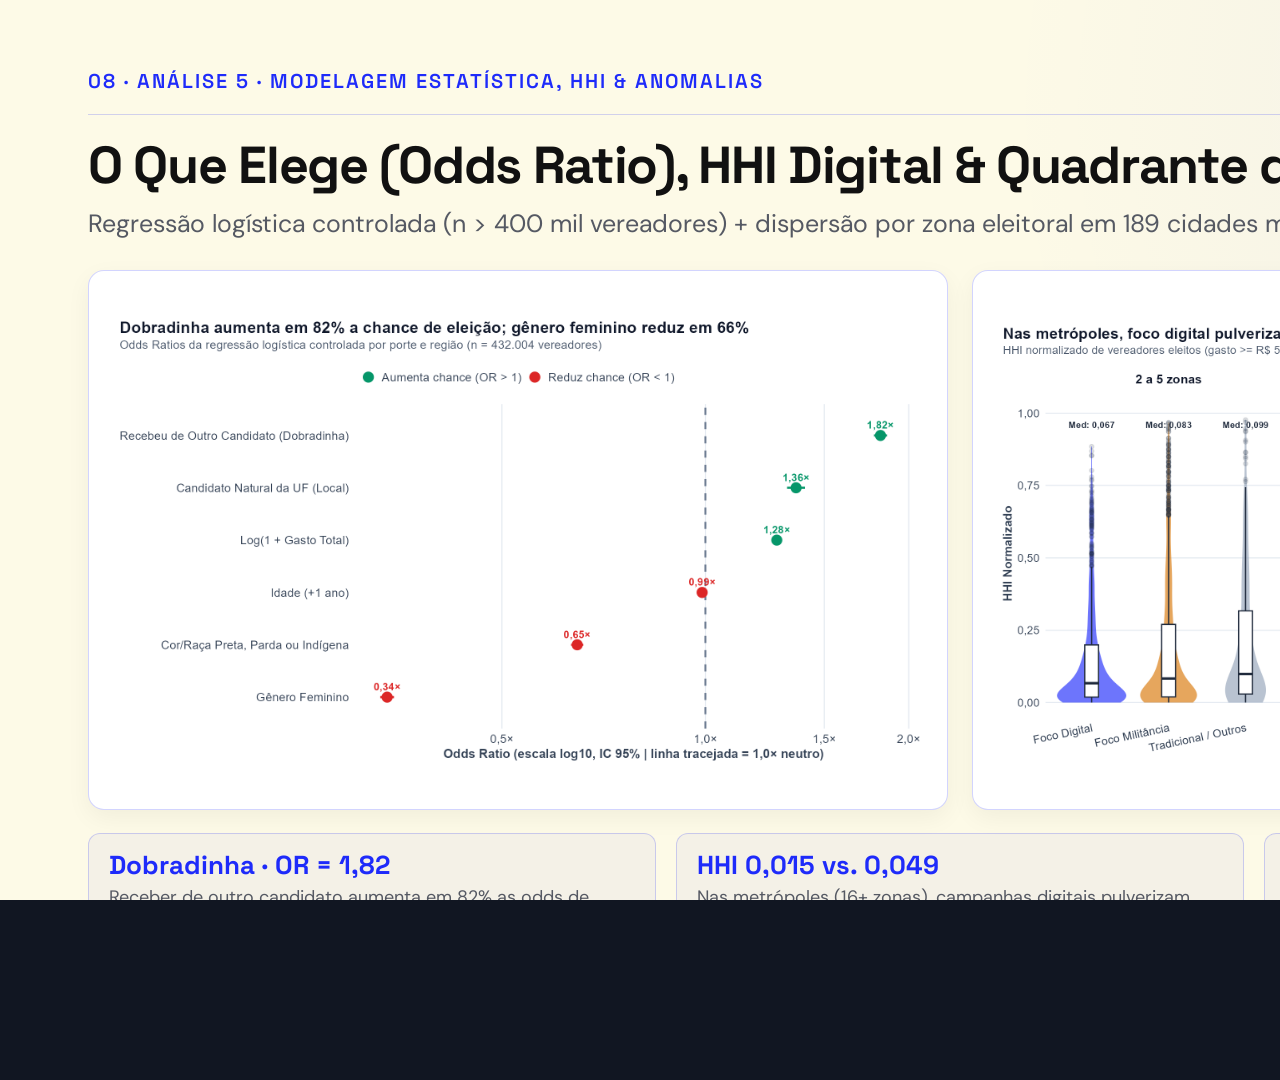
<file: apresentacao/slides/slide_09.html>
<!DOCTYPE html>
<html lang="pt-BR">
<head>
  <meta charset="UTF-8" />
  <title>Slide 09 · Determinantes, HHI e Anomalias</title>
  <link href="https://fonts.googleapis.com/css2?family=DM+Sans:wght@400;500;600;700&family=JetBrains+Mono:wght@500;600&family=Space+Grotesk:wght@500;600;700&display=swap" rel="stylesheet" />
  <link rel="stylesheet" href="../styles.css" />
</head>
<body>
  <section class="slide">
    <div class="slide-inner">
      <div class="slide-top">
        <span class="eyebrow">08 · Análise 5 · Modelagem Estatística, HHI &amp; Anomalias</span>
        <span class="slide-page-num">09 / 10</span>
      </div>
      <div class="headline-block reveal">
        <h2>O Que Elege (Odds Ratio), HHI Digital &amp; Quadrante de Anomalias</h2>
        <p class="subtitle">Regressão logística controlada (n &gt; 400 mil vereadores) + dispersão por zona eleitoral em 189 cidades multi-zona.</p>
      </div>
      <div class="content-area">
        <div class="dual-col-stack reveal">
          <div class="dual-pngs">
            <div class="img-frame"><img src="../assets/08a_forest_plot_odds_ratio_vereador.png" alt="Forest Plot Odds Ratio" /></div>
            <div class="img-frame"><img src="../assets/09a_violin_hhi_digital_vs_militancia.png" alt="Violin HHI Digital vs Militância" /></div>
          </div>
          <div class="strip-kpis">
            <div class="strip-card"><strong>Dobradinha · OR = 1,82</strong><span>Receber de outro candidato aumenta em 82% as odds de eleição (17,1% vs. 7,8%).</span></div>
            <div class="strip-card"><strong>HHI 0,015 vs. 0,049</strong><span>Nas metrópoles (16+ zonas), campanhas digitais pulverizam 3,3× mais os votos que militância.</span></div>
            <div class="strip-card"><strong>2.217 Anomalias</strong><span>Candidaturas com ≥ R$ 10k e ≤ 10 votos (1.250 mulheres somando R$ 34,21M de fundo público).</span></div>
          </div>
        </div>
      </div>
    </div>
  </section>
  <script src="../slide_bridge.js"></script>
</body>
</html>
</file>
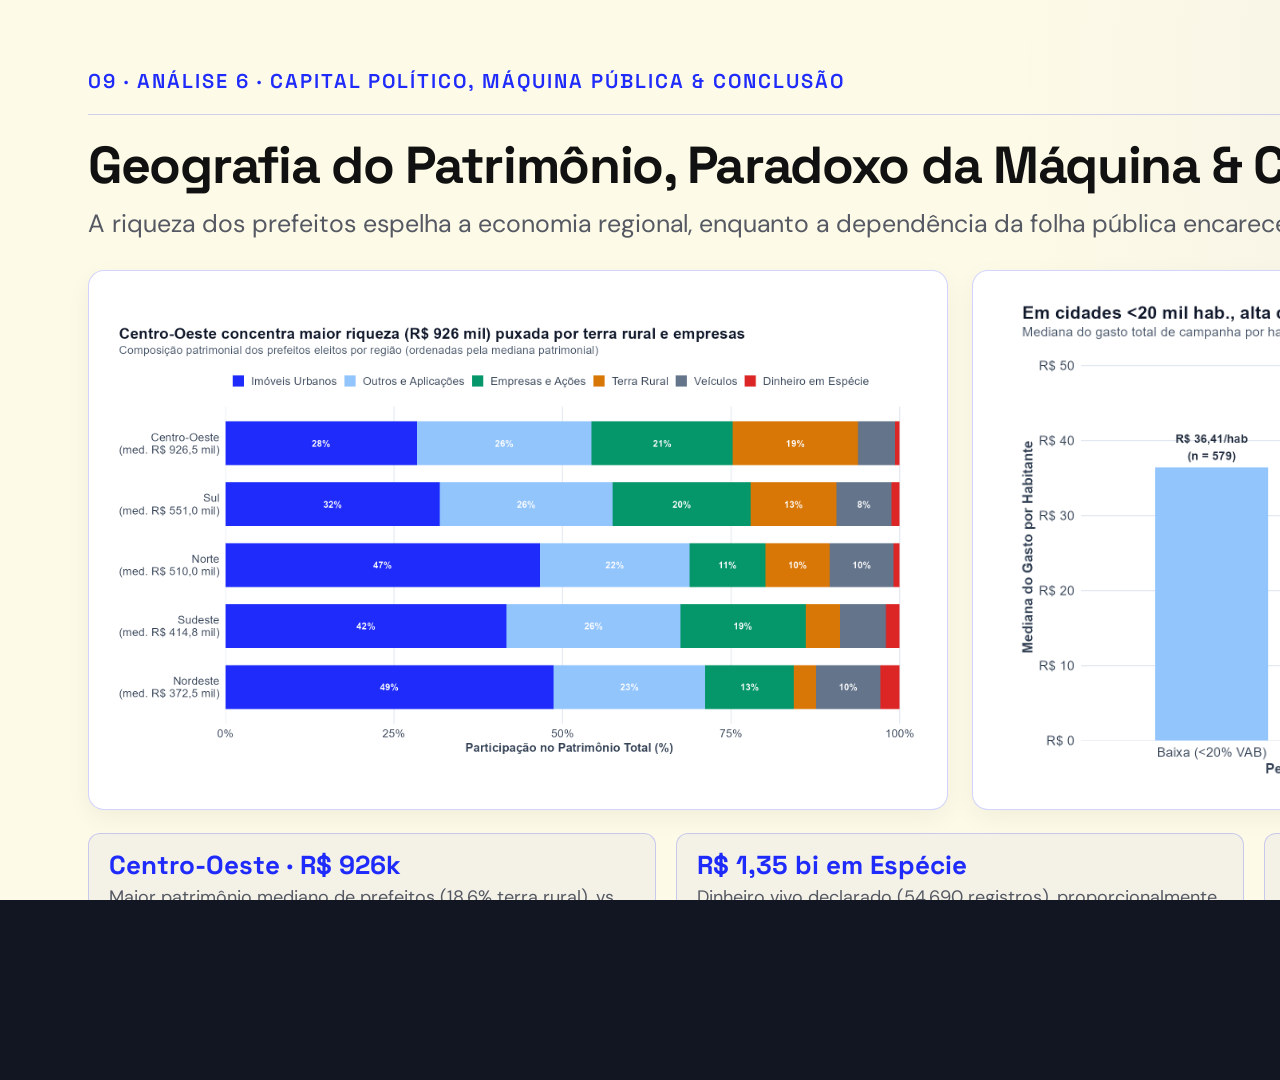
<file: apresentacao/slides/slide_10.html>
<!DOCTYPE html>
<html lang="pt-BR">
<head>
  <meta charset="UTF-8" />
  <title>Slide 10 · Patrimônio, Máquina Pública e Síntese</title>
  <link href="https://fonts.googleapis.com/css2?family=DM+Sans:wght@400;500;600;700&family=JetBrains+Mono:wght@500;600&family=Space+Grotesk:wght@500;600;700&display=swap" rel="stylesheet" />
  <link rel="stylesheet" href="../styles.css" />
</head>
<body>
  <section class="slide">
    <div class="slide-inner">
      <div class="slide-top">
        <span class="eyebrow">09 · Análise 6 · Capital Político, Máquina Pública &amp; Conclusão</span>
        <span class="slide-page-num">10 / 10</span>
      </div>
      <div class="headline-block reveal">
        <h2>Geografia do Patrimônio, Paradoxo da Máquina &amp; Conclusões</h2>
        <p class="subtitle">A riqueza dos prefeitos espelha a economia regional, enquanto a dependência da folha pública encarece eleições no interior.</p>
      </div>
      <div class="content-area">
        <div class="dual-col-stack reveal">
          <div class="dual-pngs">
            <div class="img-frame"><img src="../assets/10a_composicao_patrimonio_prefeitos.png" alt="Composição Patrimonial Prefeitos" /></div>
            <div class="img-frame"><img src="../assets/b16_maquina_publica_pequeno_porte.png" alt="Paradoxo Máquina Pública B16" /></div>
          </div>
          <div class="strip-kpis">
            <div class="strip-card"><strong>Centro-Oeste · R$ 926k</strong><span>Maior patrimônio mediano de prefeitos (18,6% terra rural), vs. R$ 373k no Nordeste.</span></div>
            <div class="strip-card"><strong>R$ 1,35 bi em Espécie</strong><span>Dinheiro vivo declarado (54.690 registros), proporcionalmente maior no NE (2,8%) e SE (2,1%).</span></div>
            <div class="strip-card"><strong>Cidades &lt;20k · +16% Custo</strong><span>Alta Adm. Pública (≥35% VAB) gasta R$ 42,37/hab vs. R$ 36,41/hab (&lt;20% VAB).</span></div>
          </div>
        </div>
      </div>
    </div>
  </section>
  <script src="../slide_bridge.js"></script>
</body>
</html>
</file>
<file: apresentacao/styles.css>
/* ===========================================
   CSS CUSTOM PROPERTIES (BLUE PROFESSIONAL)
   =========================================== */
:root {
  --stage-bg: #111622;
  --slide-bg: #fdfae7;
  --primary: #1e2bfa;
  --primary-soft: rgba(30, 43, 250, 0.08);
  --primary-card: rgba(30, 43, 250, 0.04);
  --primary-border: rgba(30, 43, 250, 0.20);
  --text: #111111;
  --text-muted: #555963;
  --positive: #059669;
  --negative: #dc2626;
  --font-display: 'Space Grotesk', sans-serif;
  --font-body: 'DM Sans', sans-serif;
  --font-mono: 'JetBrains Mono', monospace;
  --ease-out-expo: cubic-bezier(0.16, 1, 0.3, 1);
}

* { margin: 0; padding: 0; box-sizing: border-box; }
code { font-family: var(--font-mono); font-size: 0.9em; color: var(--primary); }

/* ===========================================
   FIXED 16:9 STAGE: MANDATORY BASE STYLES
   =========================================== */
html,
body {
  width: 100%;
  height: 100%;
  margin: 0;
  overflow: hidden;
  background: var(--stage-bg, #000);
  font-family: var(--font-body);
  color: var(--text);
}

.deck-viewport {
  position: fixed;
  inset: 0;
  overflow: hidden;
  background: var(--stage-bg, #000);
}

.deck-stage {
  position: absolute;
  left: 0;
  top: 0;
  width: 1920px;
  height: 1080px;
  overflow: hidden;
  transform-origin: 0 0;
  background: var(--slide-bg, #fff);
}

.slide-frame {
  width: 1920px;
  height: 1080px;
  border: none;
  display: block;
}

.slide {
  position: relative;
  width: 1920px;
  height: 1080px;
  overflow: hidden;
  display: block;
  background: var(--slide-bg, #fff);
}

img, video, canvas, svg {
  max-width: 100%;
  max-height: 100%;
}

.deck-controls {
  position: fixed;
  left: 50%;
  bottom: 22px;
  transform: translateX(-50%);
  z-index: 1000;
  display: flex;
  align-items: center;
  gap: 12px;
  background: rgba(17, 22, 34, 0.88);
  backdrop-filter: blur(10px);
  color: #fff;
  padding: 8px 18px;
  border-radius: 999px;
  border: 1px solid rgba(255, 255, 255, 0.16);
  font-family: var(--font-display);
  font-size: 14px;
}

.ctrl-btn {
  background: transparent;
  border: 1px solid rgba(255, 255, 255, 0.22);
  color: #fff;
  border-radius: 999px;
  padding: 4px 12px;
  cursor: pointer;
  font-family: inherit;
  font-size: 13px;
}
.ctrl-btn:hover { background: rgba(255, 255, 255, 0.14); }
.ctrl-counter { font-variant-numeric: tabular-nums; min-width: 62px; text-align: center; font-weight: 600; }
.ctrl-timer {
  font-variant-numeric: tabular-nums;
  background: rgba(30, 43, 250, 0.35);
  padding: 4px 10px;
  border-radius: 999px;
  cursor: pointer;
  font-weight: 600;
}
.ctrl-timer.warn { background: rgba(245, 158, 11, 0.35); }
.ctrl-timer.over { background: rgba(220, 38, 38, 0.5); }

/* ===========================================
   SLIDE DESIGN GRAMMAR (1920 x 1080 STAGE)
   =========================================== */
.slide-inner {
  width: 100%;
  height: 100%;
  padding: 68px 88px 86px 88px;
  display: flex;
  flex-direction: column;
  justify-content: space-between;
  position: relative;
  background:
    radial-gradient(circle at 92% 10%, rgba(30, 43, 250, 0.06) 0%, transparent 38%),
    var(--slide-bg);
}

.slide-top {
  display: flex;
  justify-content: space-between;
  align-items: baseline;
  border-bottom: 1.5px solid var(--primary-border);
  padding-bottom: 20px;
}

.eyebrow {
  font-family: var(--font-display);
  font-weight: 600;
  font-size: 20px;
  letter-spacing: 0.1em;
  text-transform: uppercase;
  color: var(--primary);
}

.slide-page-num {
  font-family: var(--font-display);
  font-weight: 600;
  font-size: 20px;
  color: var(--text-muted);
  letter-spacing: 0.06em;
}

.headline-block { margin-top: 22px; margin-bottom: 24px; }

h1, h2 {
  font-family: var(--font-display);
  font-weight: 700;
  letter-spacing: -0.025em;
  color: var(--text);
}

h2 { font-size: 52px; line-height: 1.1; }

.subtitle {
  margin-top: 12px;
  font-size: 25px;
  line-height: 1.4;
  color: var(--text-muted);
  max-width: 1580px;
}
.subtitle strong { color: var(--text); font-weight: 700; }

/* Capa */
.cover-slide .slide-inner {
  padding: 96px 110px;
  justify-content: space-between;
  background:
    radial-gradient(circle at 86% 22%, rgba(30, 43, 250, 0.12) 0%, transparent 45%),
    radial-gradient(circle at 12% 88%, rgba(30, 43, 250, 0.07) 0%, transparent 38%),
    var(--slide-bg);
}
.cover-bar { width: 120px; height: 8px; background: var(--primary); border-radius: 4px; }
.cover-body { display: grid; grid-template-columns: 1.25fr 0.75fr; align-items: center; gap: 48px; }
.cover-center { max-width: 1080px; }
.cover-art { display: flex; align-items: center; justify-content: center; }
.cover-art img { width: 100%; max-width: 580px; height: auto; display: block; }
.cover-title { font-size: 92px; line-height: 1.04; font-weight: 700; letter-spacing: -0.03em; color: var(--text); }
.cover-title span { color: var(--primary); }
.cover-sub { margin-top: 28px; font-size: 30px; color: var(--text-muted); line-height: 1.4; font-weight: 400; max-width: 960px; }
.cover-footer { border-top: 2px solid var(--primary-border); padding-top: 24px; margin-bottom: 42px; display: flex; justify-content: space-between; align-items: flex-end; }
.cover-author { font-family: var(--font-display); font-size: 38px; font-weight: 700; color: var(--text); }
.cover-course { font-family: var(--font-display); font-size: 20px; font-weight: 600; color: var(--primary); letter-spacing: 0.04em; }

/* Grids e Cards */
.content-area { flex: 1; display: flex; flex-direction: column; justify-content: center; gap: 24px; min-height: 0; }
.grid-2 { display: grid; grid-template-columns: 1fr 1fr; gap: 32px; height: 100%; align-items: stretch; }
.split-chart { display: grid; grid-template-columns: 1.7fr 1fr; gap: 32px; height: 100%; align-items: center; }
.dual-pngs { display: grid; grid-template-columns: 1fr 1fr; gap: 24px; height: 100%; align-items: center; }

.card {
  background: var(--primary-card);
  border: 1.5px solid var(--primary-border);
  border-radius: 16px;
  padding: 28px 32px;
  display: flex;
  flex-direction: column;
  justify-content: space-between;
}
.card h3 { font-family: var(--font-display); font-size: 28px; font-weight: 700; color: var(--text); margin-bottom: 16px; }

.metric-val { font-family: var(--font-display); font-size: 62px; font-weight: 700; line-height: 1; color: var(--primary); }
.metric-val.sm { font-size: 46px; }
.metric-label { font-size: 22px; font-weight: 700; color: var(--text); margin-top: 10px; }
.metric-desc { font-size: 19px; color: var(--text-muted); margin-top: 8px; line-height: 1.45; }

.data-list { list-style: none; display: flex; flex-direction: column; gap: 14px; }
.data-list li { display: flex; justify-content: space-between; align-items: center; font-size: 21px; padding-bottom: 11px; border-bottom: 1px dashed var(--primary-border); }
.data-list strong { font-family: var(--font-display); color: var(--primary); font-size: 22px; }

.decision-list { list-style: none; display: flex; flex-direction: column; gap: 12px; margin-top: 8px; }
.decision-list li {
  position: relative;
  padding-left: 22px;
  font-size: 19px;
  line-height: 1.42;
  color: var(--text-muted);
}
.decision-list li::before {
  content: "";
  position: absolute;
  left: 0;
  top: 10px;
  width: 9px;
  height: 9px;
  border-radius: 3px;
  background: var(--primary);
}
.decision-list li strong { color: var(--text); font-weight: 700; }

.section-subhead {
  font-family: var(--font-display);
  font-size: 15px;
  font-weight: 700;
  text-transform: uppercase;
  letter-spacing: 0.08em;
  color: var(--primary);
  margin-top: 18px;
  margin-bottom: 8px;
}

.pill-note { background: var(--primary-soft); border-left: 5px solid var(--primary); padding: 18px 24px; border-radius: 10px; font-size: 21px; line-height: 1.45; color: var(--text); }

.pipeline-row { display: grid; grid-template-columns: 1fr 48px 1.15fr 48px 1fr; align-items: stretch; gap: 12px; }
.pipe-arrow { display: flex; align-items: center; justify-content: center; font-size: 42px; font-weight: 700; color: var(--primary); }
.stage-badge { display: inline-block; font-family: var(--font-display); font-size: 16px; font-weight: 700; letter-spacing: 0.08em; padding: 6px 14px; border-radius: 8px; background: var(--primary); color: #fff; width: fit-content; margin-bottom: 14px; }
.code-tag { font-family: var(--font-mono); font-size: 17px; background: var(--primary-soft); color: var(--primary); padding: 3px 8px; border-radius: 6px; }

.constellation-grid { display: grid; grid-template-columns: 1fr 1.25fr 1fr; gap: 24px; align-items: stretch; }
.schema-list { list-style: none; display: flex; flex-direction: column; gap: 10px; }
.schema-item { background: rgba(255, 255, 255, 0.72); border: 1px solid var(--primary-border); border-radius: 10px; padding: 12px 16px; }
.schema-item code { font-family: var(--font-mono); font-size: 18px; font-weight: 600; color: var(--primary); display: block; margin-bottom: 4px; }
.schema-item span { font-size: 17px; color: var(--text-muted); line-height: 1.35; display: block; }

.img-frame {
  background: #ffffff;
  border: 1.5px solid var(--primary-border);
  border-radius: 16px;
  padding: 16px;
  height: 100%;
  max-height: 690px;
  display: flex;
  flex-direction: column;
  align-items: center;
  justify-content: center;
  box-shadow: 0 8px 24px rgba(17, 17, 17, 0.05);
}
.img-frame img { width: 100%; height: 100%; max-height: 645px; object-fit: contain; border-radius: 8px; }
.aside-cards { display: flex; flex-direction: column; gap: 18px; height: 100%; justify-content: center; }

.dual-col-stack { display: flex; flex-direction: column; gap: 18px; height: 100%; }
.dual-col-stack .dual-pngs { flex: 1; max-height: 550px; }
.dual-col-stack .img-frame { max-height: 540px; }
.dual-col-stack .img-frame img { max-height: 500px; }

.strip-kpis { display: grid; grid-template-columns: repeat(3, 1fr); gap: 20px; }
.strip-card { background: var(--primary-card); border: 1.5px solid var(--primary-border); border-radius: 12px; padding: 14px 20px; display: flex; flex-direction: column; gap: 4px; }
.strip-card strong { font-family: var(--font-display); font-size: 26px; color: var(--primary); }
.strip-card span { font-size: 18px; color: var(--text-muted); line-height: 1.3; }

/* Animação suave de entrada por slide */
@keyframes revealUp {
  from { opacity: 0; transform: translateY(20px); }
  to { opacity: 1; transform: translateY(0); }
}
.reveal { animation: revealUp 0.55s var(--ease-out-expo) both; }
.reveal:nth-child(2) { animation-delay: 0.08s; }
.reveal:nth-child(3) { animation-delay: 0.16s; }

@media (prefers-reduced-motion: reduce) {
  *, *::before, *::after { animation-duration: 0.01ms !important; transition-duration: 0.2s !important; }
}
</file>
